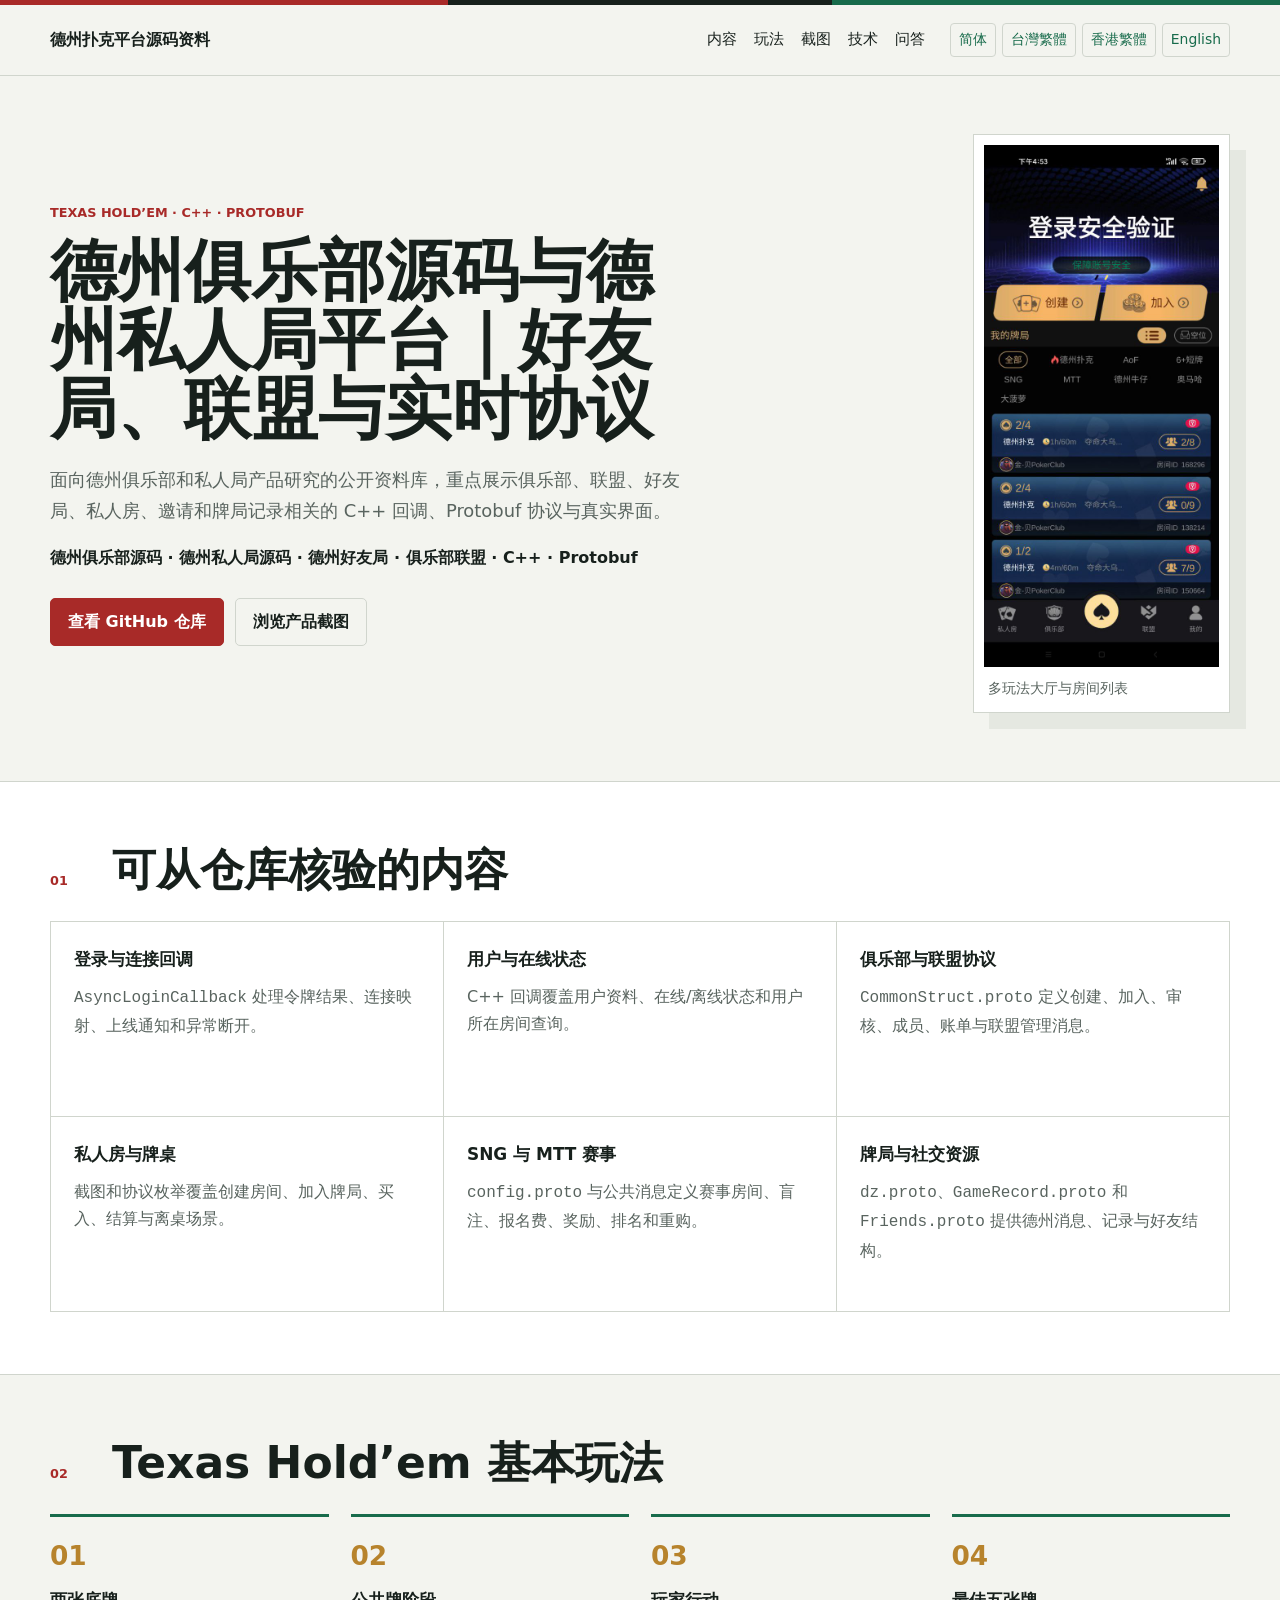
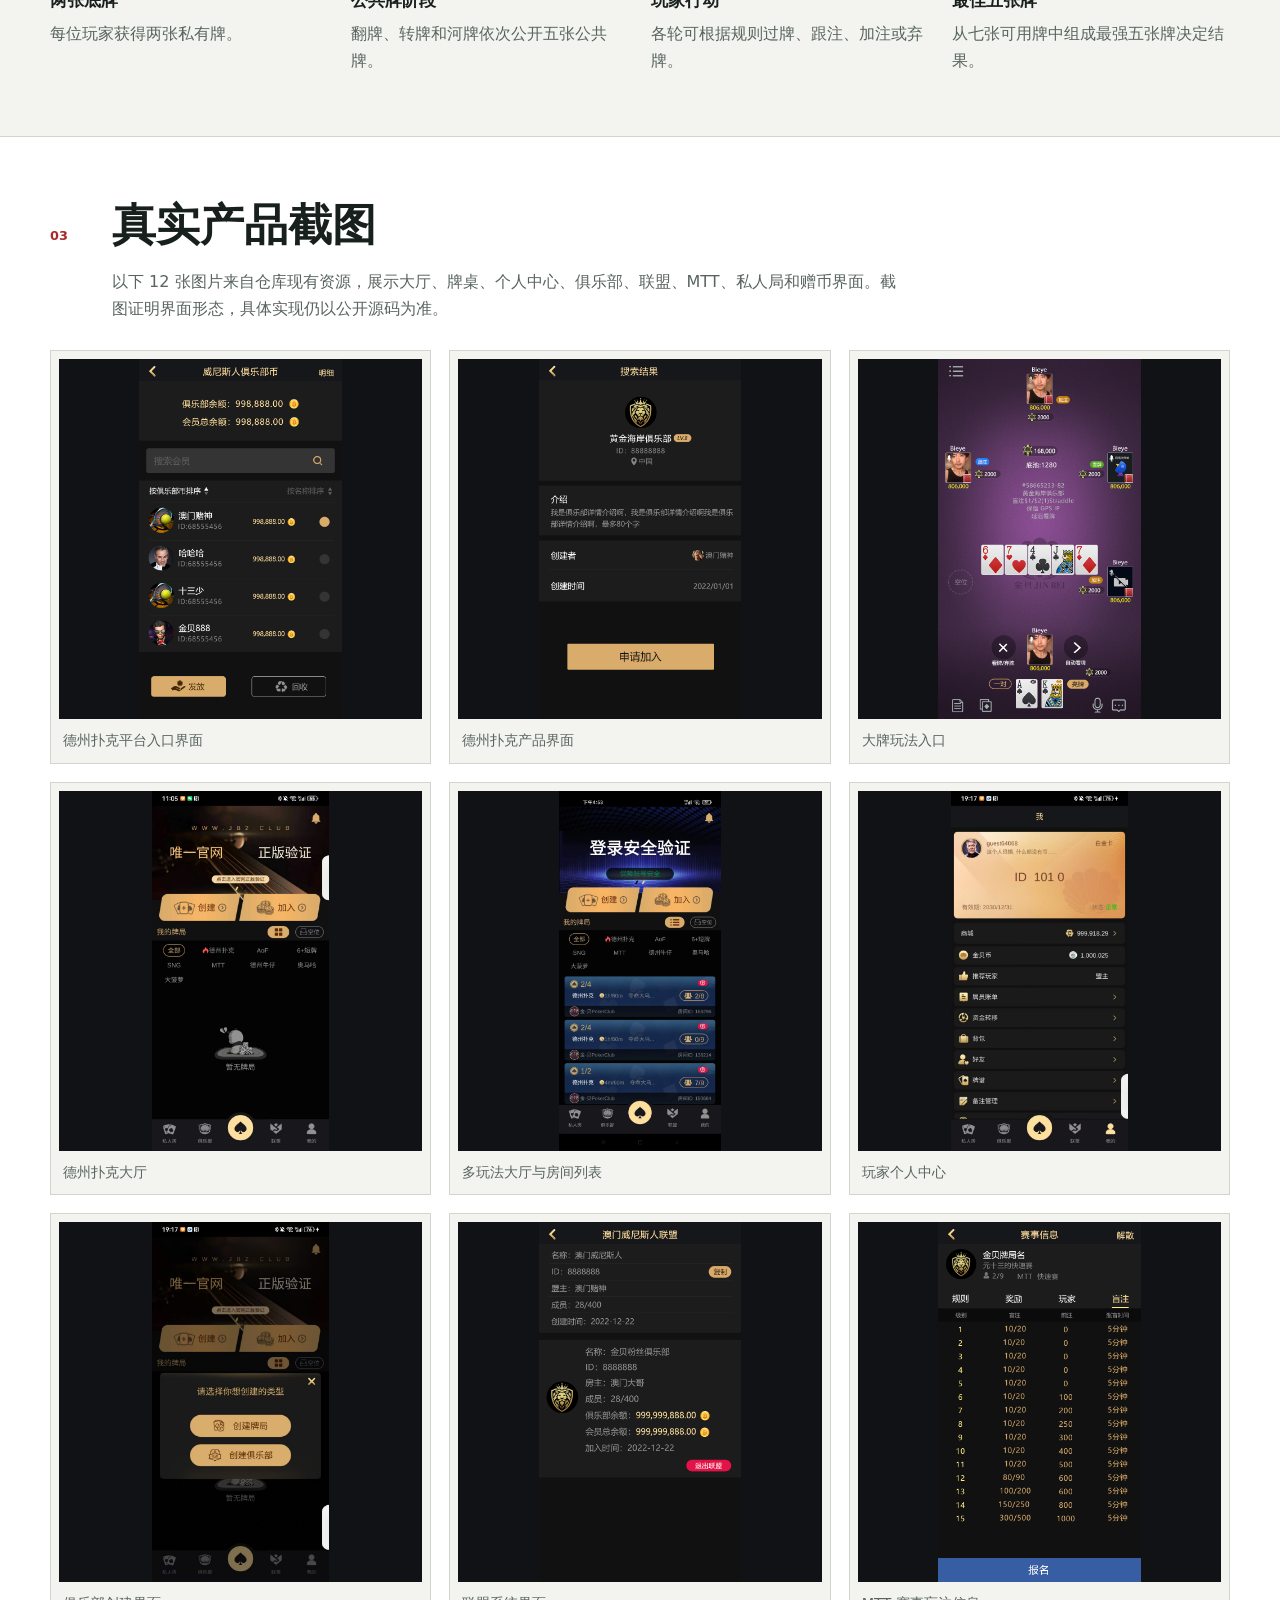
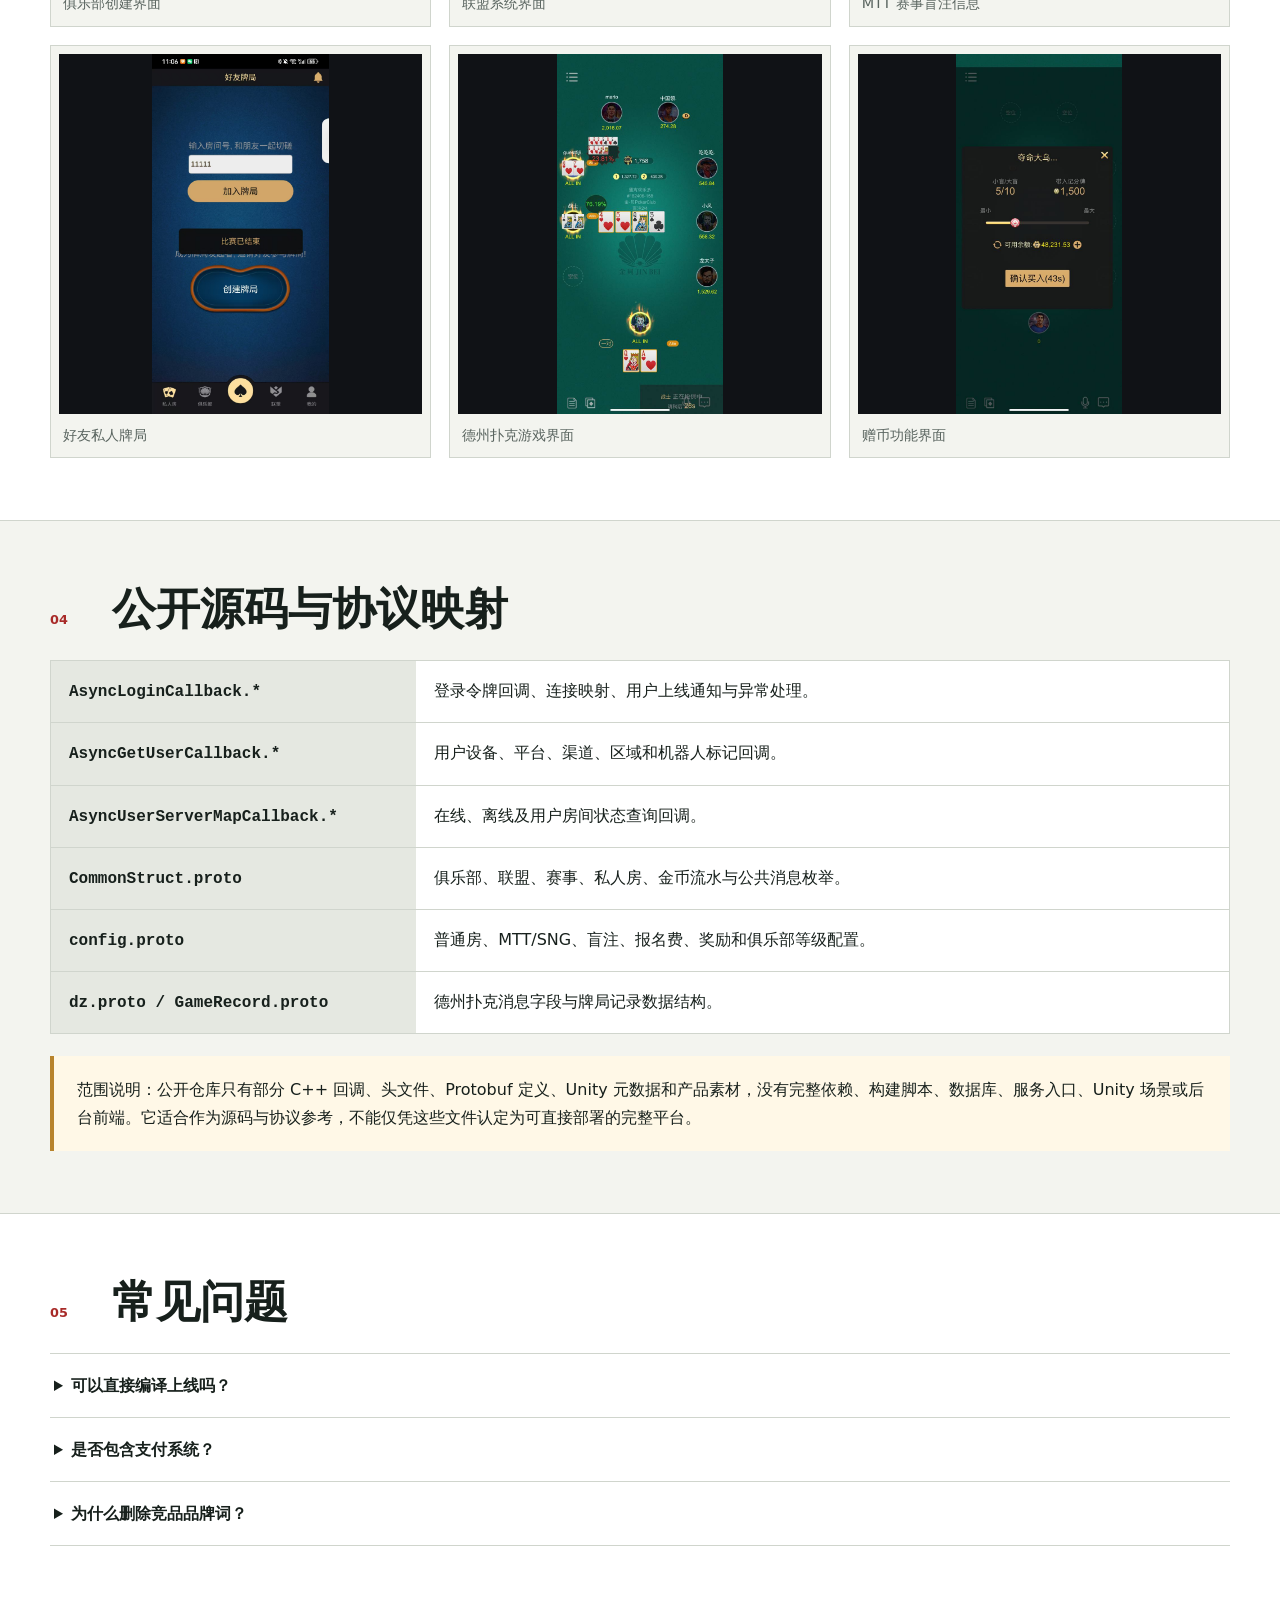
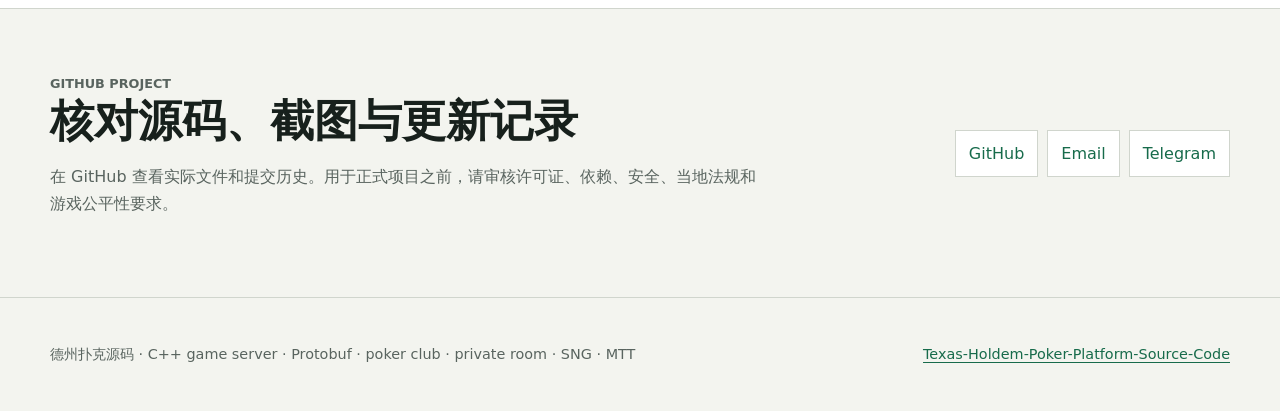
<file: index.html>
<!doctype html>
<html lang="zh-CN">
<head>
  <meta charset="utf-8">
  <meta name="viewport" content="width=device-width, initial-scale=1">
<meta name="google-site-verification" content="rrp5Uvgzi-1-rMxUBfhV3wjlNrFqzwnqiA4e3qsOLEM">
  <title>德州俱乐部与私人局源码｜好友局、联盟、Unity、C++</title>
  <meta name="description" content="德州俱乐部源码和德州私人局平台资料，包含 Unity/C++ 回调、Protobuf 协议、俱乐部、联盟、好友局、私人房、邀请、牌局记录与真实产品截图。">
<meta name="keywords" content="德州俱乐部源码, 德州私人局源码, 德州好友局, 俱乐部联盟, C++, Protobuf">
  <meta name="robots" content="index,follow,max-image-preview:large,max-snippet:-1,max-video-preview:-1">
  <link rel="canonical" href="https://alibabama401.github.io/Texas-Holdem-Poker-Platform-Source-Code/">
  <link rel="alternate" hreflang="zh-CN" href="https://alibabama401.github.io/Texas-Holdem-Poker-Platform-Source-Code/zh-cn/">
  <link rel="alternate" hreflang="zh-Hant-TW" href="https://alibabama401.github.io/Texas-Holdem-Poker-Platform-Source-Code/zh-tw/"><link rel="alternate" hreflang="zh-Hant-HK" href="https://alibabama401.github.io/Texas-Holdem-Poker-Platform-Source-Code/zh-hk/">
  <link rel="alternate" hreflang="en" href="https://alibabama401.github.io/Texas-Holdem-Poker-Platform-Source-Code/en/">
  <link rel="alternate" hreflang="x-default" href="https://alibabama401.github.io/Texas-Holdem-Poker-Platform-Source-Code/">
  <meta property="og:type" content="article">
  <meta property="og:locale" content="zh_CN">
  <meta property="og:title" content="德州俱乐部与私人局源码｜好友局、联盟、Unity、C++">
  <meta property="og:description" content="德州俱乐部源码和德州私人局平台资料，包含 Unity/C++ 回调、Protobuf 协议、俱乐部、联盟、好友局、私人房、邀请、牌局记录与真实产品截图。">
  <meta property="og:image" content="https://alibabama401.github.io/Texas-Holdem-Poker-Platform-Source-Code/assets/screenshots/dating_new.JPG">
  <meta property="og:image:alt" content="多玩法大厅与房间列表">
  <meta property="og:url" content="https://alibabama401.github.io/Texas-Holdem-Poker-Platform-Source-Code/">
  <meta name="twitter:card" content="summary_large_image">
  <link rel="stylesheet" href="docs/assets/site.css">
  <script type="application/ld+json">{"@context":"https://schema.org","@type":"TechArticle","headline":"德州俱乐部与私人局源码｜好友局、联盟、Unity、C++","description":"德州俱乐部源码和德州私人局平台资料，包含 Unity/C++ 回调、Protobuf 协议、俱乐部、联盟、好友局、私人房、邀请、牌局记录与真实产品截图。","inLanguage":"zh-CN","url":"https://alibabama401.github.io/Texas-Holdem-Poker-Platform-Source-Code/","image":["https://alibabama401.github.io/Texas-Holdem-Poker-Platform-Source-Code/assets/screenshots/002.jpg","https://alibabama401.github.io/Texas-Holdem-Poker-Platform-Source-Code/assets/screenshots/555.jpg","https://alibabama401.github.io/Texas-Holdem-Poker-Platform-Source-Code/assets/screenshots/dapai.jpg","https://alibabama401.github.io/Texas-Holdem-Poker-Platform-Source-Code/assets/screenshots/dating2.jpg","https://alibabama401.github.io/Texas-Holdem-Poker-Platform-Source-Code/assets/screenshots/dating_new.JPG","https://alibabama401.github.io/Texas-Holdem-Poker-Platform-Source-Code/assets/screenshots/geren.jpg","https://alibabama401.github.io/Texas-Holdem-Poker-Platform-Source-Code/assets/screenshots/julebu.jpg","https://alibabama401.github.io/Texas-Holdem-Poker-Platform-Source-Code/assets/screenshots/lianmeg.jpg","https://alibabama401.github.io/Texas-Holdem-Poker-Platform-Source-Code/assets/screenshots/mtt02.jpg","https://alibabama401.github.io/Texas-Holdem-Poker-Platform-Source-Code/assets/screenshots/sirenju.jpg","https://alibabama401.github.io/Texas-Holdem-Poker-Platform-Source-Code/assets/screenshots/youxi.JPG","https://alibabama401.github.io/Texas-Holdem-Poker-Platform-Source-Code/assets/screenshots/zengbi.JPG"],"codeRepository":"https://github.com/alibabama401/Texas-Holdem-Poker-Platform-Source-Code","author":{"@type":"Organization","name":"alibabama401","url":"https://github.com/alibabama401"},"about":["Texas Holdem source code","C++ game server","Protobuf","poker club","SNG","MTT"]}</script>
</head>
<body>
  <div class="topline"></div>
  <header class="site-header"><div class="wrap nav"><a class="brand" href="docs/">德州扑克平台源码资料</a><nav class="navlinks" aria-label="Primary"><a href="#features">内容</a><a href="#gameplay">玩法</a><a href="#screenshots">截图</a><a href="#technology">技术</a><a href="#faq">问答</a></nav><div class="languages" aria-label="Languages"><a href="docs/zh-cn/">简体</a><a href="docs/zh-tw/">台灣繁體</a><a href="docs/zh-hk/" hreflang="zh-Hant-HK">香港繁體</a><a href="docs/en/">English</a></div></div></header>
  <main>
    <section class="hero wrap"><div><p class="eyebrow">TEXAS HOLD’EM · C++ · PROTOBUF</p><h1>德州俱乐部源码与德州私人局平台｜好友局、联盟与实时协议</h1><p class="intro">面向德州俱乐部和私人局产品研究的公开资料库，重点展示俱乐部、联盟、好友局、私人房、邀请和牌局记录相关的 C++ 回调、Protobuf 协议与真实界面。</p><p class="keywords">德州俱乐部源码 · 德州私人局源码 · 德州好友局 · 俱乐部联盟 · C++ · Protobuf</p><div class="actions"><a class="button" href="https://github.com/alibabama401/Texas-Holdem-Poker-Platform-Source-Code">查看 GitHub 仓库</a><a class="button secondary" href="#screenshots">浏览产品截图</a></div></div><figure class="hero-media"><img src="docs/assets/screenshots/dating_new.JPG" alt="多玩法大厅与房间列表" fetchpriority="high"><figcaption>多玩法大厅与房间列表</figcaption></figure></section>
    <section class="band" id="features"><div class="wrap section"><div class="section-head"><p>01</p><h2>可从仓库核验的内容</h2></div><div class="feature-grid"><article class="feature"><h3>登录与连接回调</h3><p><code>AsyncLoginCallback</code> 处理令牌结果、连接映射、上线通知和异常断开。</p></article><article class="feature"><h3>用户与在线状态</h3><p>C++ 回调覆盖用户资料、在线/离线状态和用户所在房间查询。</p></article><article class="feature"><h3>俱乐部与联盟协议</h3><p><code>CommonStruct.proto</code> 定义创建、加入、审核、成员、账单与联盟管理消息。</p></article><article class="feature"><h3>私人房与牌桌</h3><p>截图和协议枚举覆盖创建房间、加入牌局、买入、结算与离桌场景。</p></article><article class="feature"><h3>SNG 与 MTT 赛事</h3><p><code>config.proto</code> 与公共消息定义赛事房间、盲注、报名费、奖励、排名和重购。</p></article><article class="feature"><h3>牌局与社交资源</h3><p><code>dz.proto</code>、<code>GameRecord.proto</code> 和 <code>Friends.proto</code> 提供德州消息、记录与好友结构。</p></article></div></div></section>
    <section class="wrap section" id="gameplay"><div class="section-head"><p>02</p><h2>Texas Hold’em 基本玩法</h2></div><ol class="workflow"><li><span>01</span><div><h3>两张底牌</h3><p>每位玩家获得两张私有牌。</p></div></li><li><span>02</span><div><h3>公共牌阶段</h3><p>翻牌、转牌和河牌依次公开五张公共牌。</p></div></li><li><span>03</span><div><h3>玩家行动</h3><p>各轮可根据规则过牌、跟注、加注或弃牌。</p></div></li><li><span>04</span><div><h3>最佳五张牌</h3><p>从七张可用牌中组成最强五张牌决定结果。</p></div></li></ol></section>
    <section class="band" id="screenshots"><div class="wrap section"><div class="section-head"><p>03</p><h2>真实产品截图</h2></div><p class="lede">以下 12 张图片来自仓库现有资源，展示大厅、牌桌、个人中心、俱乐部、联盟、MTT、私人局和赠币界面。截图证明界面形态，具体实现仍以公开源码为准。</p><div class="gallery"><figure><a href="docs/assets/screenshots/002.jpg"><img src="docs/assets/screenshots/002.jpg" alt="德州扑克平台入口界面" loading="lazy" decoding="async"></a><figcaption>德州扑克平台入口界面</figcaption></figure><figure><a href="docs/assets/screenshots/555.jpg"><img src="docs/assets/screenshots/555.jpg" alt="德州扑克产品界面" loading="lazy" decoding="async"></a><figcaption>德州扑克产品界面</figcaption></figure><figure><a href="docs/assets/screenshots/dapai.jpg"><img src="docs/assets/screenshots/dapai.jpg" alt="大牌玩法入口" loading="lazy" decoding="async"></a><figcaption>大牌玩法入口</figcaption></figure><figure><a href="docs/assets/screenshots/dating2.jpg"><img src="docs/assets/screenshots/dating2.jpg" alt="德州扑克大厅" loading="lazy" decoding="async"></a><figcaption>德州扑克大厅</figcaption></figure><figure><a href="docs/assets/screenshots/dating_new.JPG"><img src="docs/assets/screenshots/dating_new.JPG" alt="多玩法大厅与房间列表" loading="lazy" decoding="async"></a><figcaption>多玩法大厅与房间列表</figcaption></figure><figure><a href="docs/assets/screenshots/geren.jpg"><img src="docs/assets/screenshots/geren.jpg" alt="玩家个人中心" loading="lazy" decoding="async"></a><figcaption>玩家个人中心</figcaption></figure><figure><a href="docs/assets/screenshots/julebu.jpg"><img src="docs/assets/screenshots/julebu.jpg" alt="俱乐部创建界面" loading="lazy" decoding="async"></a><figcaption>俱乐部创建界面</figcaption></figure><figure><a href="docs/assets/screenshots/lianmeg.jpg"><img src="docs/assets/screenshots/lianmeg.jpg" alt="联盟系统界面" loading="lazy" decoding="async"></a><figcaption>联盟系统界面</figcaption></figure><figure><a href="docs/assets/screenshots/mtt02.jpg"><img src="docs/assets/screenshots/mtt02.jpg" alt="MTT 赛事盲注信息" loading="lazy" decoding="async"></a><figcaption>MTT 赛事盲注信息</figcaption></figure><figure><a href="docs/assets/screenshots/sirenju.jpg"><img src="docs/assets/screenshots/sirenju.jpg" alt="好友私人牌局" loading="lazy" decoding="async"></a><figcaption>好友私人牌局</figcaption></figure><figure><a href="docs/assets/screenshots/youxi.JPG"><img src="docs/assets/screenshots/youxi.JPG" alt="德州扑克游戏界面" loading="lazy" decoding="async"></a><figcaption>德州扑克游戏界面</figcaption></figure><figure><a href="docs/assets/screenshots/zengbi.JPG"><img src="docs/assets/screenshots/zengbi.JPG" alt="赠币功能界面" loading="lazy" decoding="async"></a><figcaption>赠币功能界面</figcaption></figure></div></div></section>
    <section class="wrap section" id="technology"><div class="section-head"><p>04</p><h2>公开源码与协议映射</h2></div><div class="table-wrap"><table><tbody><tr><th scope="row"><code>AsyncLoginCallback.*</code></th><td>登录令牌回调、连接映射、用户上线通知与异常处理。</td></tr><tr><th scope="row"><code>AsyncGetUserCallback.*</code></th><td>用户设备、平台、渠道、区域和机器人标记回调。</td></tr><tr><th scope="row"><code>AsyncUserServerMapCallback.*</code></th><td>在线、离线及用户房间状态查询回调。</td></tr><tr><th scope="row"><code>CommonStruct.proto</code></th><td>俱乐部、联盟、赛事、私人房、金币流水与公共消息枚举。</td></tr><tr><th scope="row"><code>config.proto</code></th><td>普通房、MTT/SNG、盲注、报名费、奖励和俱乐部等级配置。</td></tr><tr><th scope="row"><code>dz.proto / GameRecord.proto</code></th><td>德州扑克消息字段与牌局记录数据结构。</td></tr></tbody></table></div><p class="scope">范围说明：公开仓库只有部分 C++ 回调、头文件、Protobuf 定义、Unity 元数据和产品素材，没有完整依赖、构建脚本、数据库、服务入口、Unity 场景或后台前端。它适合作为源码与协议参考，不能仅凭这些文件认定为可直接部署的完整平台。</p></section>
    <section class="band" id="faq"><div class="wrap section"><div class="section-head"><p>05</p><h2>常见问题</h2></div><div class="faq"><details><summary>可以直接编译上线吗？</summary><p>不能。当前文件缺少完整工程、依赖、数据库、配置和客户端场景。</p></details><details><summary>是否包含支付系统？</summary><p>协议中有金币与报名费字段，但没有可核验的支付渠道集成，因此不使用 payment-system 作为 Topic。</p></details><details><summary>为什么删除竞品品牌词？</summary><p>其他扑克品牌不是本仓库名称，品牌词会削弱主题准确性并增加误导风险。</p></details></div></div></section>
    <section class="wrap contact"><div><p class="eyebrow">GITHUB PROJECT</p><h2>核对源码、截图与更新记录</h2><p>在 GitHub 查看实际文件和提交历史。用于正式项目之前，请审核许可证、依赖、安全、当地法规和游戏公平性要求。</p></div><div class="contact-links"><a href="https://github.com/alibabama401/Texas-Holdem-Poker-Platform-Source-Code">GitHub</a><a href="mailto:ttpoker40@gmail.com">Email</a><a href="https://t.me/alibabama401">Telegram</a></div></section>
  </main>
  <footer><div class="wrap"><p>德州扑克源码 · C++ game server · Protobuf · poker club · private room · SNG · MTT</p><p><a href="https://github.com/alibabama401/Texas-Holdem-Poker-Platform-Source-Code">Texas-Holdem-Poker-Platform-Source-Code</a></p></div></footer>
</body>
</html>
</file>
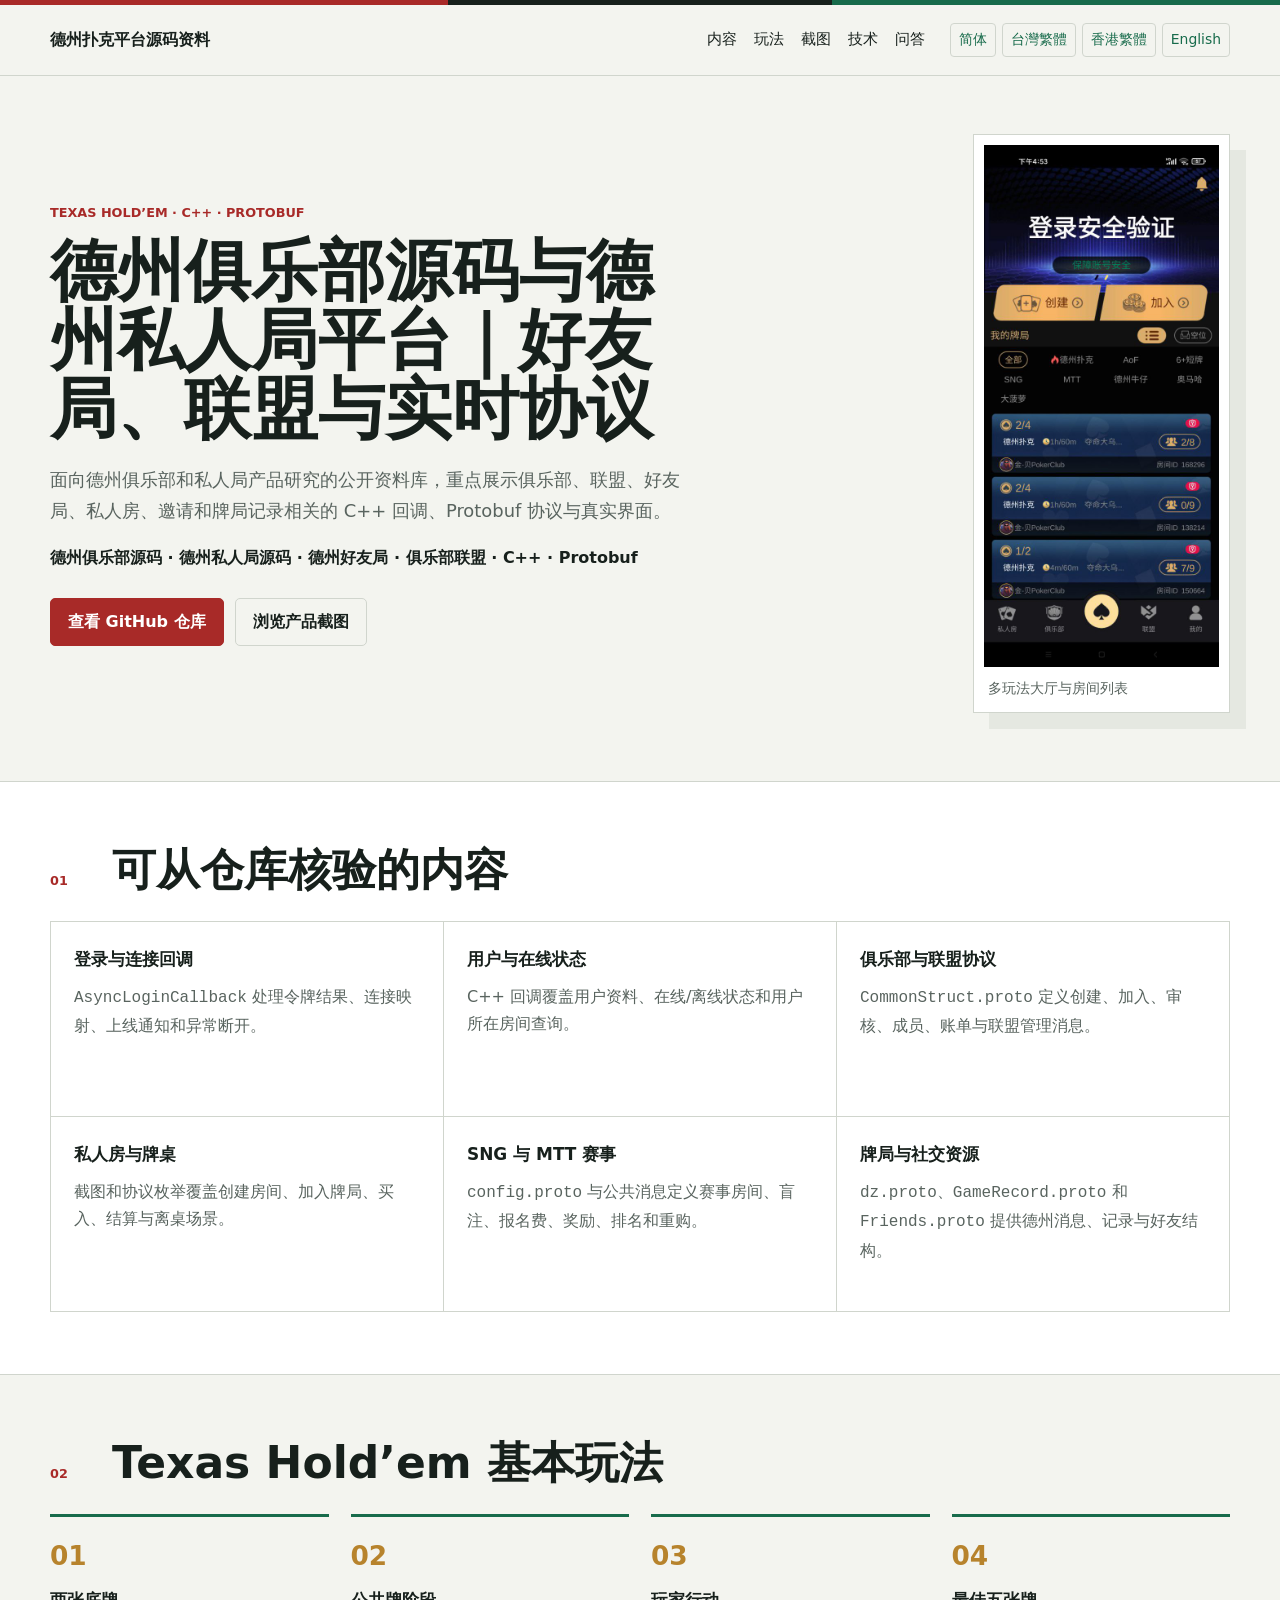
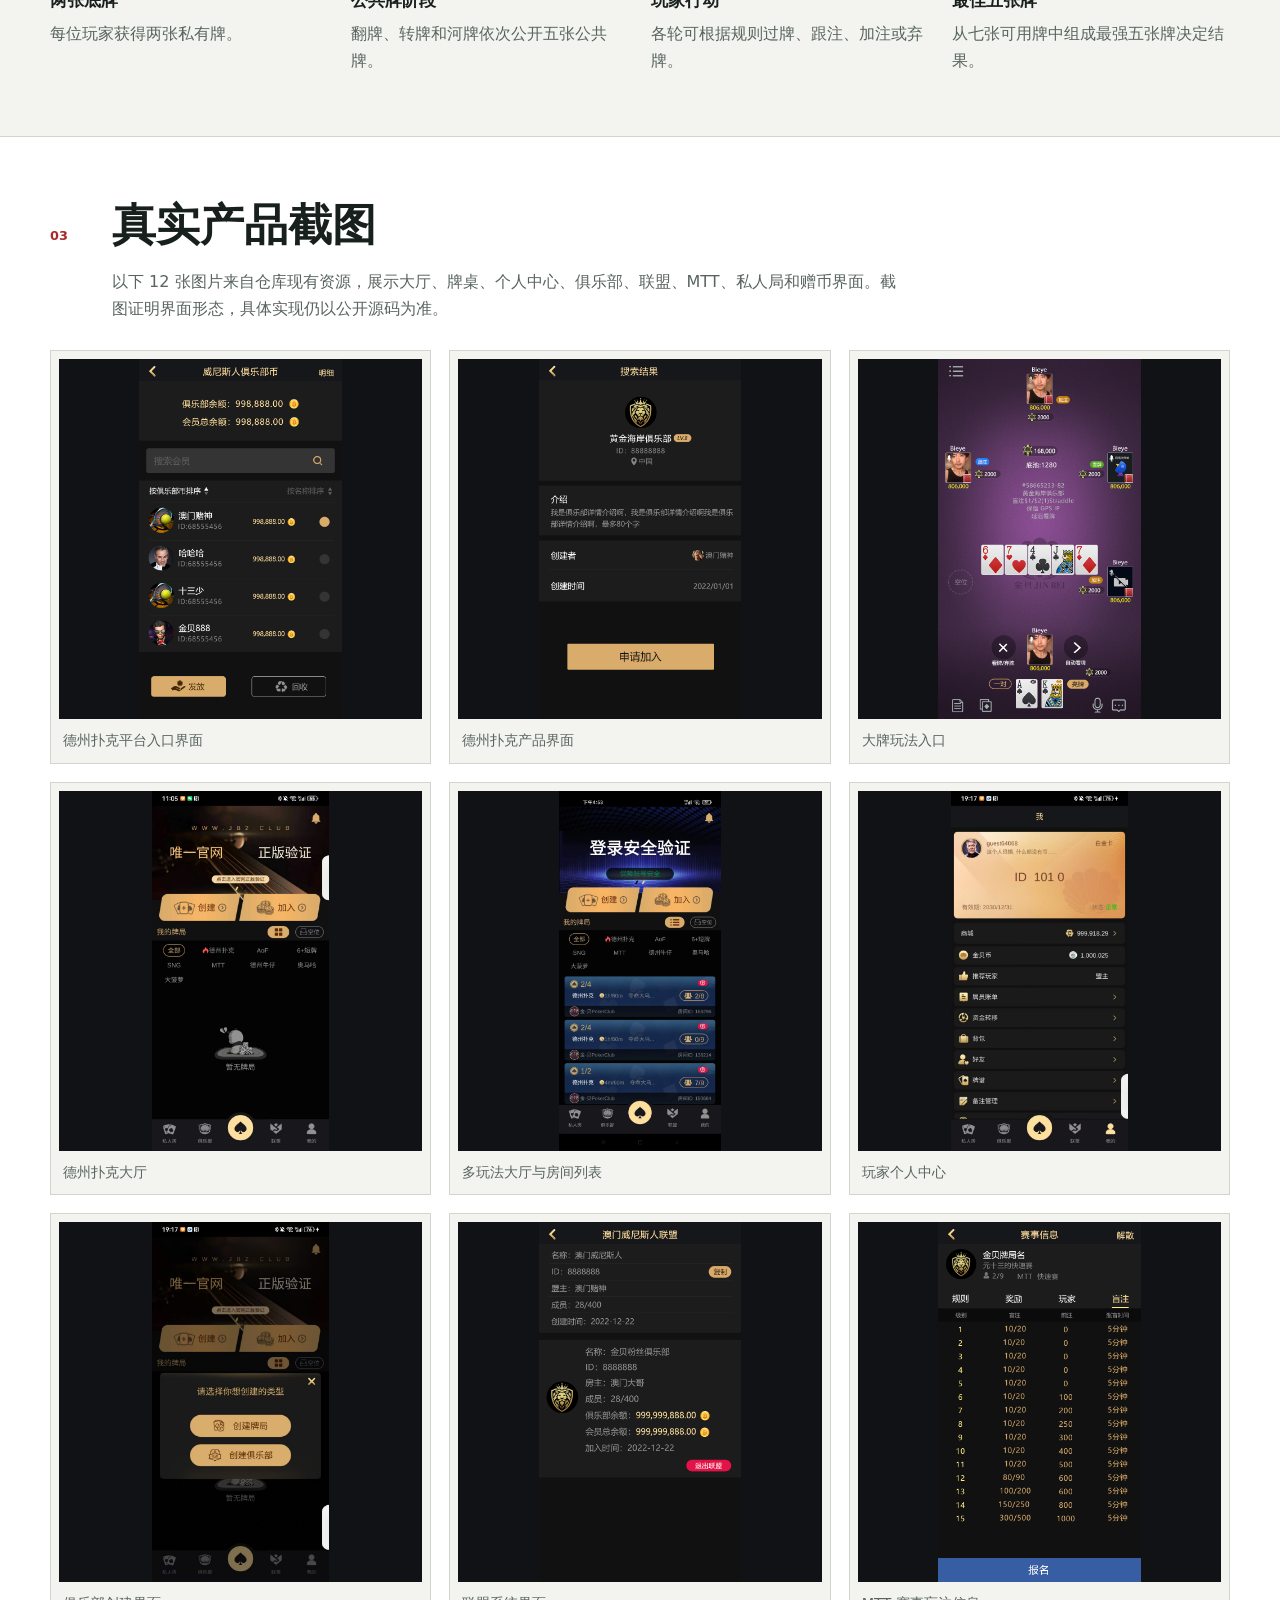
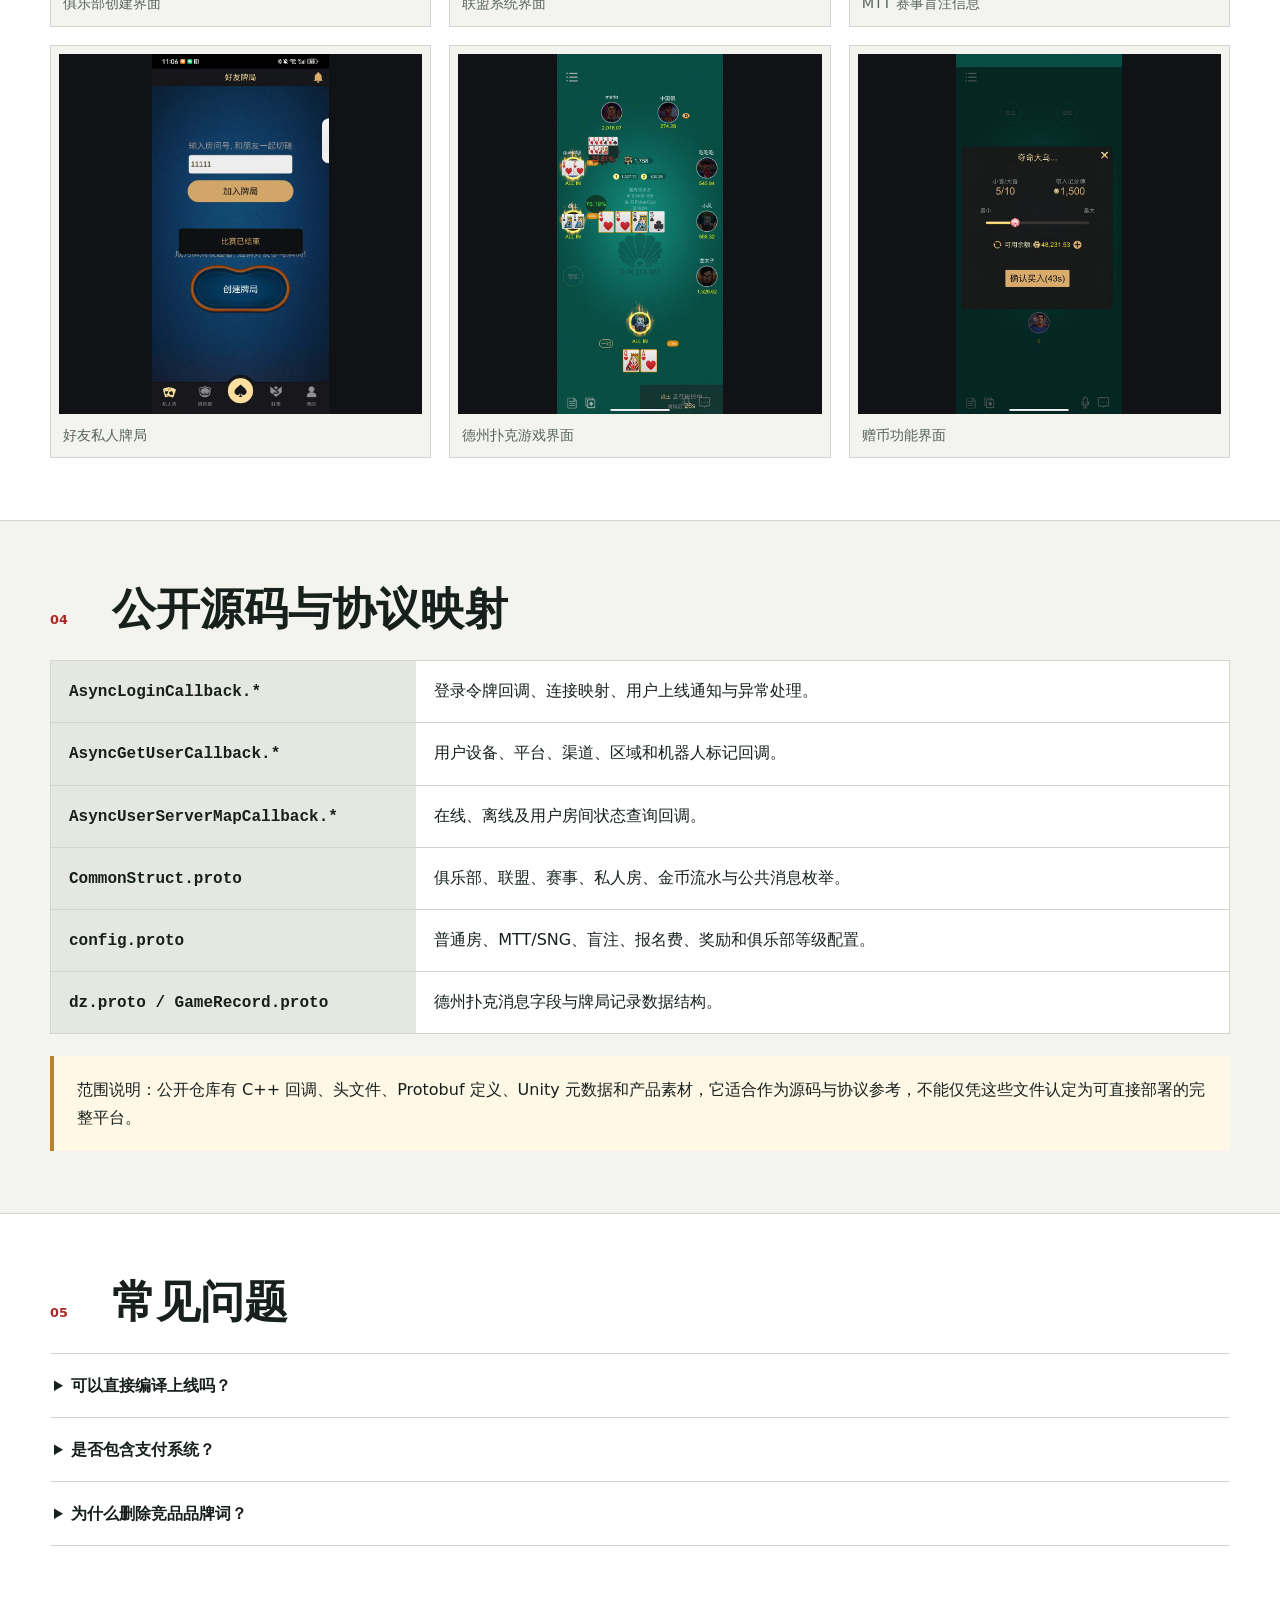
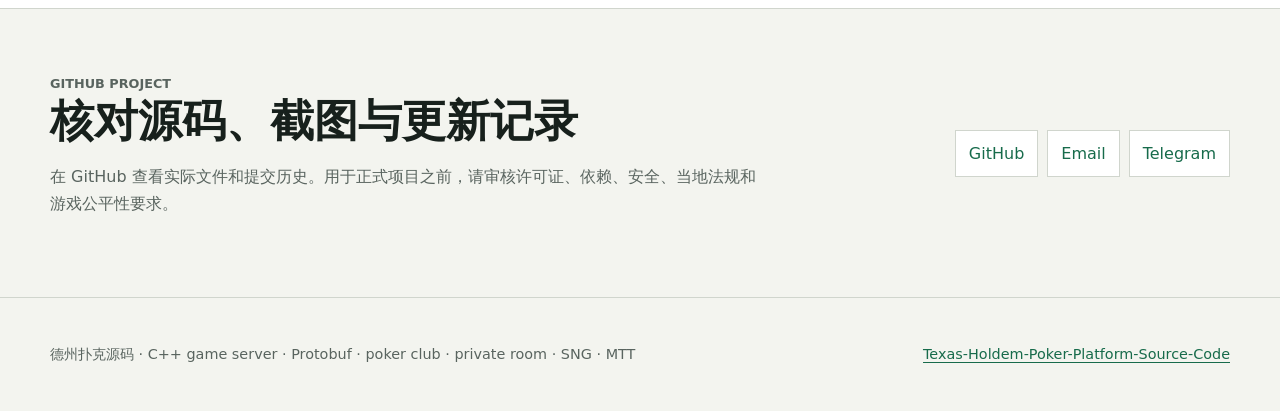
<file: docs/index.html>
<!doctype html>
<html lang="zh-CN">
<head>
  <meta charset="utf-8">
  <meta name="viewport" content="width=device-width, initial-scale=1">
<meta name="google-site-verification" content="rrp5Uvgzi-1-rMxUBfhV3wjlNrFqzwnqiA4e3qsOLEM">
  <title>德州俱乐部与私人局源码｜好友局、联盟、Unity、C++</title>
  <meta name="description" content="德州俱乐部源码和德州私人局平台资料，包含 Unity/C++ 回调、Protobuf 协议、俱乐部、联盟、好友局、私人房、邀请、牌局记录与真实产品截图。">
<meta name="keywords" content="德州俱乐部源码, 德州私人局源码, 德州好友局, 俱乐部联盟, C++, Protobuf">
  <meta name="robots" content="index,follow,max-image-preview:large,max-snippet:-1,max-video-preview:-1">
  <link rel="canonical" href="https://alibabama401.github.io/Texas-Holdem-Poker-Platform-Source-Code/">
  <link rel="alternate" hreflang="zh-CN" href="https://alibabama401.github.io/Texas-Holdem-Poker-Platform-Source-Code/zh-cn/">
  <link rel="alternate" hreflang="zh-Hant-TW" href="https://alibabama401.github.io/Texas-Holdem-Poker-Platform-Source-Code/zh-tw/"><link rel="alternate" hreflang="zh-Hant-HK" href="https://alibabama401.github.io/Texas-Holdem-Poker-Platform-Source-Code/zh-hk/">
  <link rel="alternate" hreflang="en" href="https://alibabama401.github.io/Texas-Holdem-Poker-Platform-Source-Code/en/">
  <link rel="alternate" hreflang="x-default" href="https://alibabama401.github.io/Texas-Holdem-Poker-Platform-Source-Code/">
  <meta property="og:type" content="article">
  <meta property="og:locale" content="zh_CN">
  <meta property="og:title" content="德州俱乐部与私人局源码｜好友局、联盟、Unity、C++">
  <meta property="og:description" content="德州俱乐部源码和德州私人局平台资料，包含 Unity/C++ 回调、Protobuf 协议、俱乐部、联盟、好友局、私人房、邀请、牌局记录与真实产品截图。">
  <meta property="og:image" content="https://alibabama401.github.io/Texas-Holdem-Poker-Platform-Source-Code/assets/screenshots/dating_new.JPG">
  <meta property="og:image:alt" content="多玩法大厅与房间列表">
  <meta property="og:url" content="https://alibabama401.github.io/Texas-Holdem-Poker-Platform-Source-Code/">
  <meta name="twitter:card" content="summary_large_image">
  <link rel="stylesheet" href="assets/site.css">
  <script type="application/ld+json">{"@context":"https://schema.org","@type":"TechArticle","headline":"德州俱乐部与私人局源码｜好友局、联盟、Unity、C++","description":"德州俱乐部源码和德州私人局平台资料，包含 Unity/C++ 回调、Protobuf 协议、俱乐部、联盟、好友局、私人房、邀请、牌局记录与真实产品截图。","inLanguage":"zh-CN","url":"https://alibabama401.github.io/Texas-Holdem-Poker-Platform-Source-Code/","image":["https://alibabama401.github.io/Texas-Holdem-Poker-Platform-Source-Code/assets/screenshots/002.jpg","https://alibabama401.github.io/Texas-Holdem-Poker-Platform-Source-Code/assets/screenshots/555.jpg","https://alibabama401.github.io/Texas-Holdem-Poker-Platform-Source-Code/assets/screenshots/dapai.jpg","https://alibabama401.github.io/Texas-Holdem-Poker-Platform-Source-Code/assets/screenshots/dating2.jpg","https://alibabama401.github.io/Texas-Holdem-Poker-Platform-Source-Code/assets/screenshots/dating_new.JPG","https://alibabama401.github.io/Texas-Holdem-Poker-Platform-Source-Code/assets/screenshots/geren.jpg","https://alibabama401.github.io/Texas-Holdem-Poker-Platform-Source-Code/assets/screenshots/julebu.jpg","https://alibabama401.github.io/Texas-Holdem-Poker-Platform-Source-Code/assets/screenshots/lianmeg.jpg","https://alibabama401.github.io/Texas-Holdem-Poker-Platform-Source-Code/assets/screenshots/mtt02.jpg","https://alibabama401.github.io/Texas-Holdem-Poker-Platform-Source-Code/assets/screenshots/sirenju.jpg","https://alibabama401.github.io/Texas-Holdem-Poker-Platform-Source-Code/assets/screenshots/youxi.JPG","https://alibabama401.github.io/Texas-Holdem-Poker-Platform-Source-Code/assets/screenshots/zengbi.JPG"],"codeRepository":"https://github.com/alibabama401/Texas-Holdem-Poker-Platform-Source-Code","author":{"@type":"Organization","name":"alibabama401","url":"https://github.com/alibabama401"},"about":["Texas Holdem source code","C++ game server","Protobuf","poker club","SNG","MTT"]}</script>
</head>
<body>
  <div class="topline"></div>
  <header class="site-header"><div class="wrap nav"><a class="brand" href="./">德州扑克平台源码资料</a><nav class="navlinks" aria-label="Primary"><a href="#features">内容</a><a href="#gameplay">玩法</a><a href="#screenshots">截图</a><a href="#technology">技术</a><a href="#faq">问答</a></nav><div class="languages" aria-label="Languages"><a href="zh-cn/">简体</a><a href="zh-tw/">台灣繁體</a><a href="zh-hk/" hreflang="zh-Hant-HK">香港繁體</a><a href="en/">English</a></div></div></header>
  <main>
    <section class="hero wrap"><div><p class="eyebrow">TEXAS HOLD’EM · C++ · PROTOBUF</p><h1>德州俱乐部源码与德州私人局平台｜好友局、联盟与实时协议</h1><p class="intro">面向德州俱乐部和私人局产品研究的公开资料库，重点展示俱乐部、联盟、好友局、私人房、邀请和牌局记录相关的 C++ 回调、Protobuf 协议与真实界面。</p><p class="keywords">德州俱乐部源码 · 德州私人局源码 · 德州好友局 · 俱乐部联盟 · C++ · Protobuf</p><div class="actions"><a class="button" href="https://github.com/alibabama401/Texas-Holdem-Poker-Platform-Source-Code">查看 GitHub 仓库</a><a class="button secondary" href="#screenshots">浏览产品截图</a></div></div><figure class="hero-media"><img src="assets/screenshots/dating_new.JPG" alt="多玩法大厅与房间列表" fetchpriority="high"><figcaption>多玩法大厅与房间列表</figcaption></figure></section>
    <section class="band" id="features"><div class="wrap section"><div class="section-head"><p>01</p><h2>可从仓库核验的内容</h2></div><div class="feature-grid"><article class="feature"><h3>登录与连接回调</h3><p><code>AsyncLoginCallback</code> 处理令牌结果、连接映射、上线通知和异常断开。</p></article><article class="feature"><h3>用户与在线状态</h3><p>C++ 回调覆盖用户资料、在线/离线状态和用户所在房间查询。</p></article><article class="feature"><h3>俱乐部与联盟协议</h3><p><code>CommonStruct.proto</code> 定义创建、加入、审核、成员、账单与联盟管理消息。</p></article><article class="feature"><h3>私人房与牌桌</h3><p>截图和协议枚举覆盖创建房间、加入牌局、买入、结算与离桌场景。</p></article><article class="feature"><h3>SNG 与 MTT 赛事</h3><p><code>config.proto</code> 与公共消息定义赛事房间、盲注、报名费、奖励、排名和重购。</p></article><article class="feature"><h3>牌局与社交资源</h3><p><code>dz.proto</code>、<code>GameRecord.proto</code> 和 <code>Friends.proto</code> 提供德州消息、记录与好友结构。</p></article></div></div></section>
    <section class="wrap section" id="gameplay"><div class="section-head"><p>02</p><h2>Texas Hold’em 基本玩法</h2></div><ol class="workflow"><li><span>01</span><div><h3>两张底牌</h3><p>每位玩家获得两张私有牌。</p></div></li><li><span>02</span><div><h3>公共牌阶段</h3><p>翻牌、转牌和河牌依次公开五张公共牌。</p></div></li><li><span>03</span><div><h3>玩家行动</h3><p>各轮可根据规则过牌、跟注、加注或弃牌。</p></div></li><li><span>04</span><div><h3>最佳五张牌</h3><p>从七张可用牌中组成最强五张牌决定结果。</p></div></li></ol></section>
    <section class="band" id="screenshots"><div class="wrap section"><div class="section-head"><p>03</p><h2>真实产品截图</h2></div><p class="lede">以下 12 张图片来自仓库现有资源，展示大厅、牌桌、个人中心、俱乐部、联盟、MTT、私人局和赠币界面。截图证明界面形态，具体实现仍以公开源码为准。</p><div class="gallery"><figure><a href="assets/screenshots/002.jpg"><img src="assets/screenshots/002.jpg" alt="德州扑克平台入口界面" loading="lazy" decoding="async"></a><figcaption>德州扑克平台入口界面</figcaption></figure><figure><a href="assets/screenshots/555.jpg"><img src="assets/screenshots/555.jpg" alt="德州扑克产品界面" loading="lazy" decoding="async"></a><figcaption>德州扑克产品界面</figcaption></figure><figure><a href="assets/screenshots/dapai.jpg"><img src="assets/screenshots/dapai.jpg" alt="大牌玩法入口" loading="lazy" decoding="async"></a><figcaption>大牌玩法入口</figcaption></figure><figure><a href="assets/screenshots/dating2.jpg"><img src="assets/screenshots/dating2.jpg" alt="德州扑克大厅" loading="lazy" decoding="async"></a><figcaption>德州扑克大厅</figcaption></figure><figure><a href="assets/screenshots/dating_new.JPG"><img src="assets/screenshots/dating_new.JPG" alt="多玩法大厅与房间列表" loading="lazy" decoding="async"></a><figcaption>多玩法大厅与房间列表</figcaption></figure><figure><a href="assets/screenshots/geren.jpg"><img src="assets/screenshots/geren.jpg" alt="玩家个人中心" loading="lazy" decoding="async"></a><figcaption>玩家个人中心</figcaption></figure><figure><a href="assets/screenshots/julebu.jpg"><img src="assets/screenshots/julebu.jpg" alt="俱乐部创建界面" loading="lazy" decoding="async"></a><figcaption>俱乐部创建界面</figcaption></figure><figure><a href="assets/screenshots/lianmeg.jpg"><img src="assets/screenshots/lianmeg.jpg" alt="联盟系统界面" loading="lazy" decoding="async"></a><figcaption>联盟系统界面</figcaption></figure><figure><a href="assets/screenshots/mtt02.jpg"><img src="assets/screenshots/mtt02.jpg" alt="MTT 赛事盲注信息" loading="lazy" decoding="async"></a><figcaption>MTT 赛事盲注信息</figcaption></figure><figure><a href="assets/screenshots/sirenju.jpg"><img src="assets/screenshots/sirenju.jpg" alt="好友私人牌局" loading="lazy" decoding="async"></a><figcaption>好友私人牌局</figcaption></figure><figure><a href="assets/screenshots/youxi.JPG"><img src="assets/screenshots/youxi.JPG" alt="德州扑克游戏界面" loading="lazy" decoding="async"></a><figcaption>德州扑克游戏界面</figcaption></figure><figure><a href="assets/screenshots/zengbi.JPG"><img src="assets/screenshots/zengbi.JPG" alt="赠币功能界面" loading="lazy" decoding="async"></a><figcaption>赠币功能界面</figcaption></figure></div></div></section>
    <section class="wrap section" id="technology"><div class="section-head"><p>04</p><h2>公开源码与协议映射</h2></div><div class="table-wrap"><table><tbody><tr><th scope="row"><code>AsyncLoginCallback.*</code></th><td>登录令牌回调、连接映射、用户上线通知与异常处理。</td></tr><tr><th scope="row"><code>AsyncGetUserCallback.*</code></th><td>用户设备、平台、渠道、区域和机器人标记回调。</td></tr><tr><th scope="row"><code>AsyncUserServerMapCallback.*</code></th><td>在线、离线及用户房间状态查询回调。</td></tr><tr><th scope="row"><code>CommonStruct.proto</code></th><td>俱乐部、联盟、赛事、私人房、金币流水与公共消息枚举。</td></tr><tr><th scope="row"><code>config.proto</code></th><td>普通房、MTT/SNG、盲注、报名费、奖励和俱乐部等级配置。</td></tr><tr><th scope="row"><code>dz.proto / GameRecord.proto</code></th><td>德州扑克消息字段与牌局记录数据结构。</td></tr></tbody></table></div><p class="scope">范围说明：公开仓库有 C++ 回调、头文件、Protobuf 定义、Unity 元数据和产品素材，它适合作为源码与协议参考，不能仅凭这些文件认定为可直接部署的完整平台。</p></section>
    <section class="band" id="faq"><div class="wrap section"><div class="section-head"><p>05</p><h2>常见问题</h2></div><div class="faq"><details><summary>可以直接编译上线吗？</summary><p>不能。当前文件缺少完整工程、依赖、数据库、配置和客户端场景。</p></details><details><summary>是否包含支付系统？</summary><p>协议中有金币与报名费字段，但没有可核验的支付渠道集成，因此不使用 payment-system 作为 Topic。</p></details><details><summary>为什么删除竞品品牌词？</summary><p>其他扑克品牌不是本仓库名称，品牌词会削弱主题准确性并增加误导风险。</p></details></div></div></section>
    <section class="wrap contact"><div><p class="eyebrow">GITHUB PROJECT</p><h2>核对源码、截图与更新记录</h2><p>在 GitHub 查看实际文件和提交历史。用于正式项目之前，请审核许可证、依赖、安全、当地法规和游戏公平性要求。</p></div><div class="contact-links"><a href="https://github.com/alibabama401/Texas-Holdem-Poker-Platform-Source-Code">GitHub</a><a href="mailto:ttpoker40@gmail.com">Email</a><a href="https://t.me/alibabama401">Telegram</a></div></section>
  </main>
  <footer><div class="wrap"><p>德州扑克源码 · C++ game server · Protobuf · poker club · private room · SNG · MTT</p><p><a href="https://github.com/alibabama401/Texas-Holdem-Poker-Platform-Source-Code">Texas-Holdem-Poker-Platform-Source-Code</a></p></div></footer>
</body>
</html>
</file>
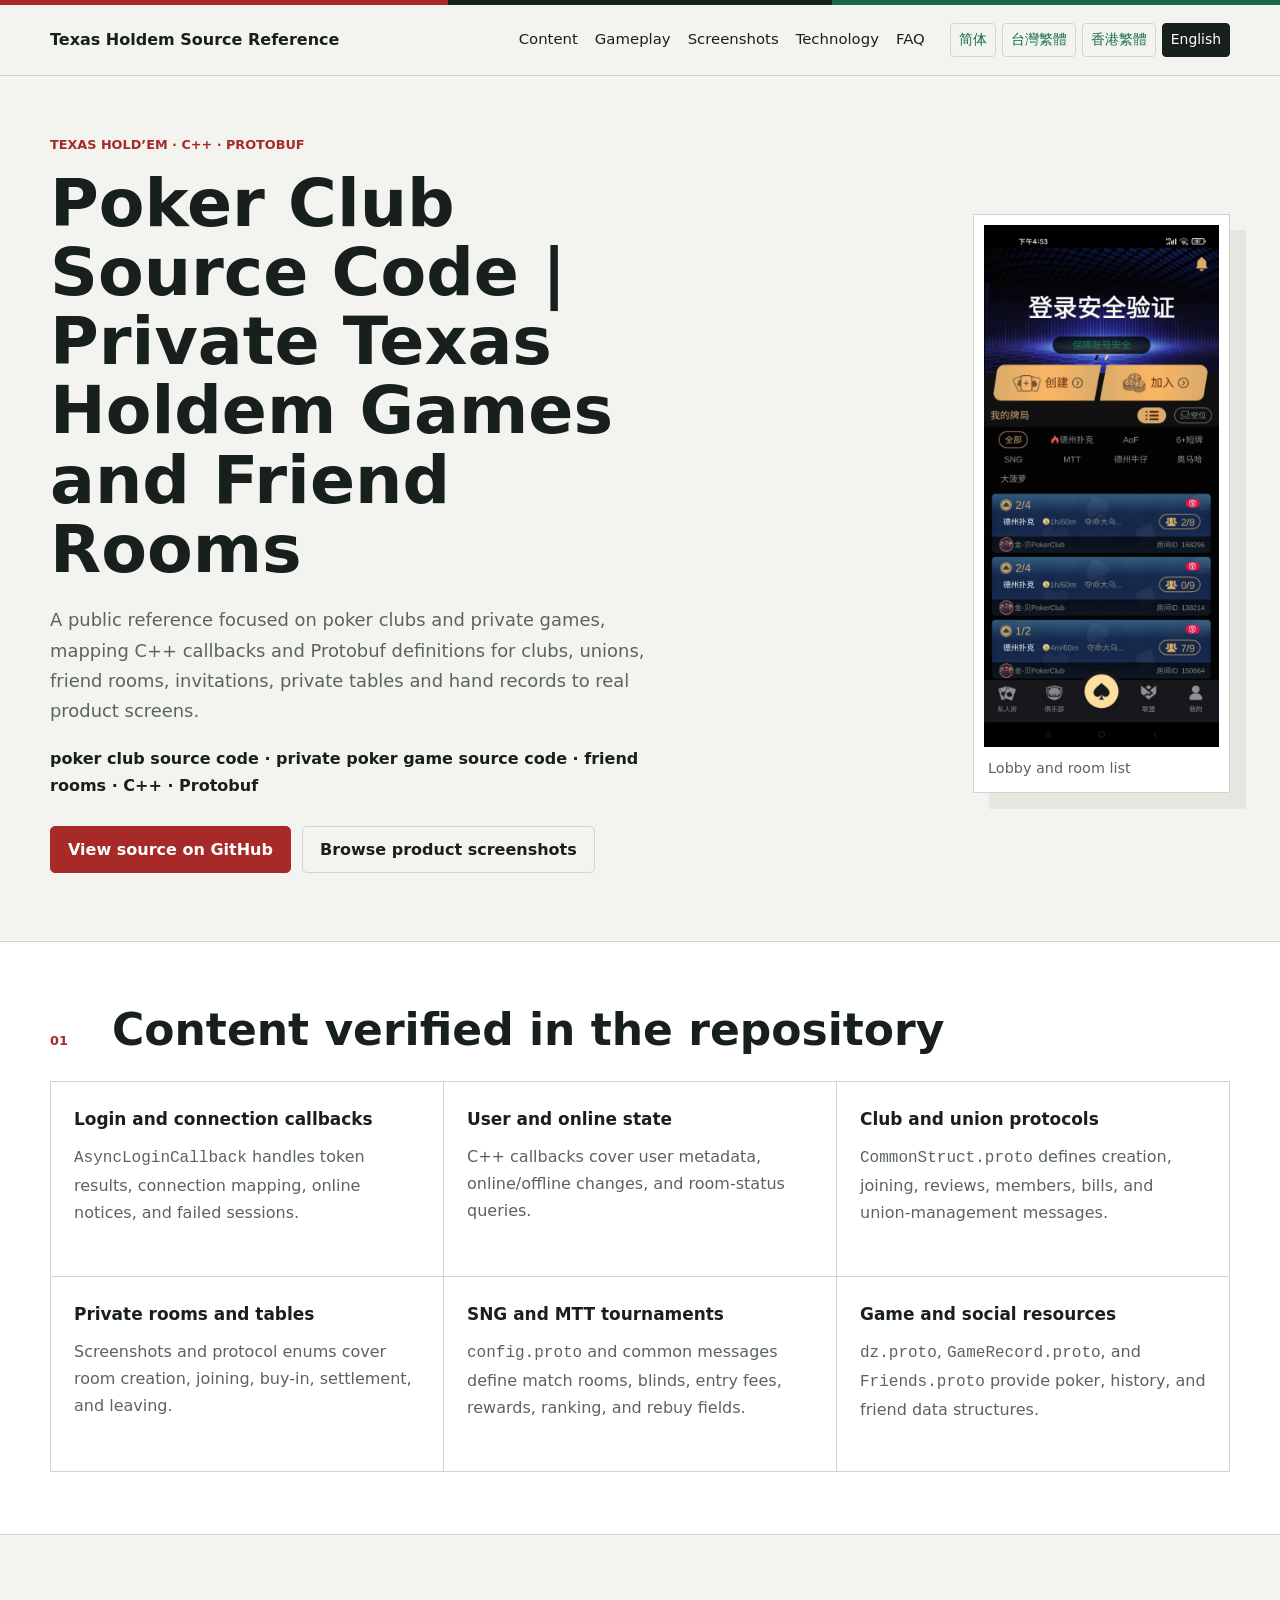
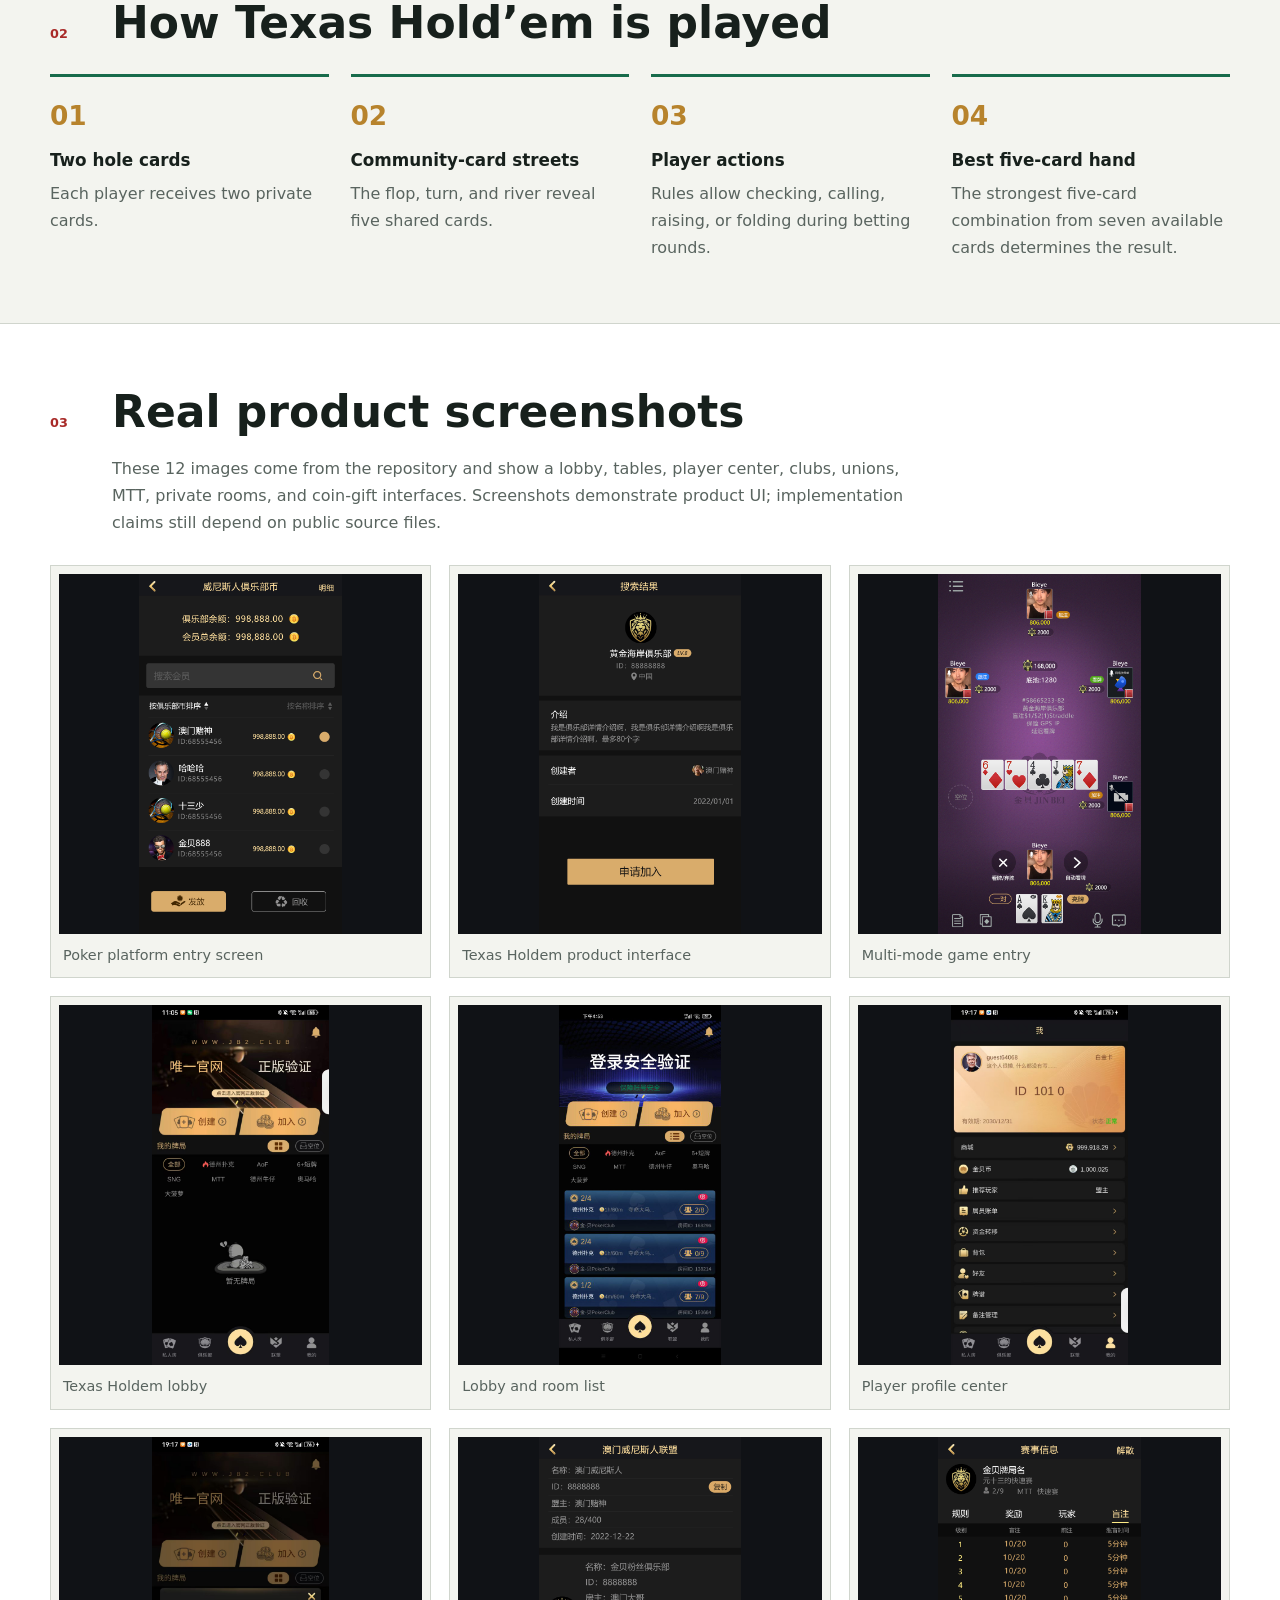
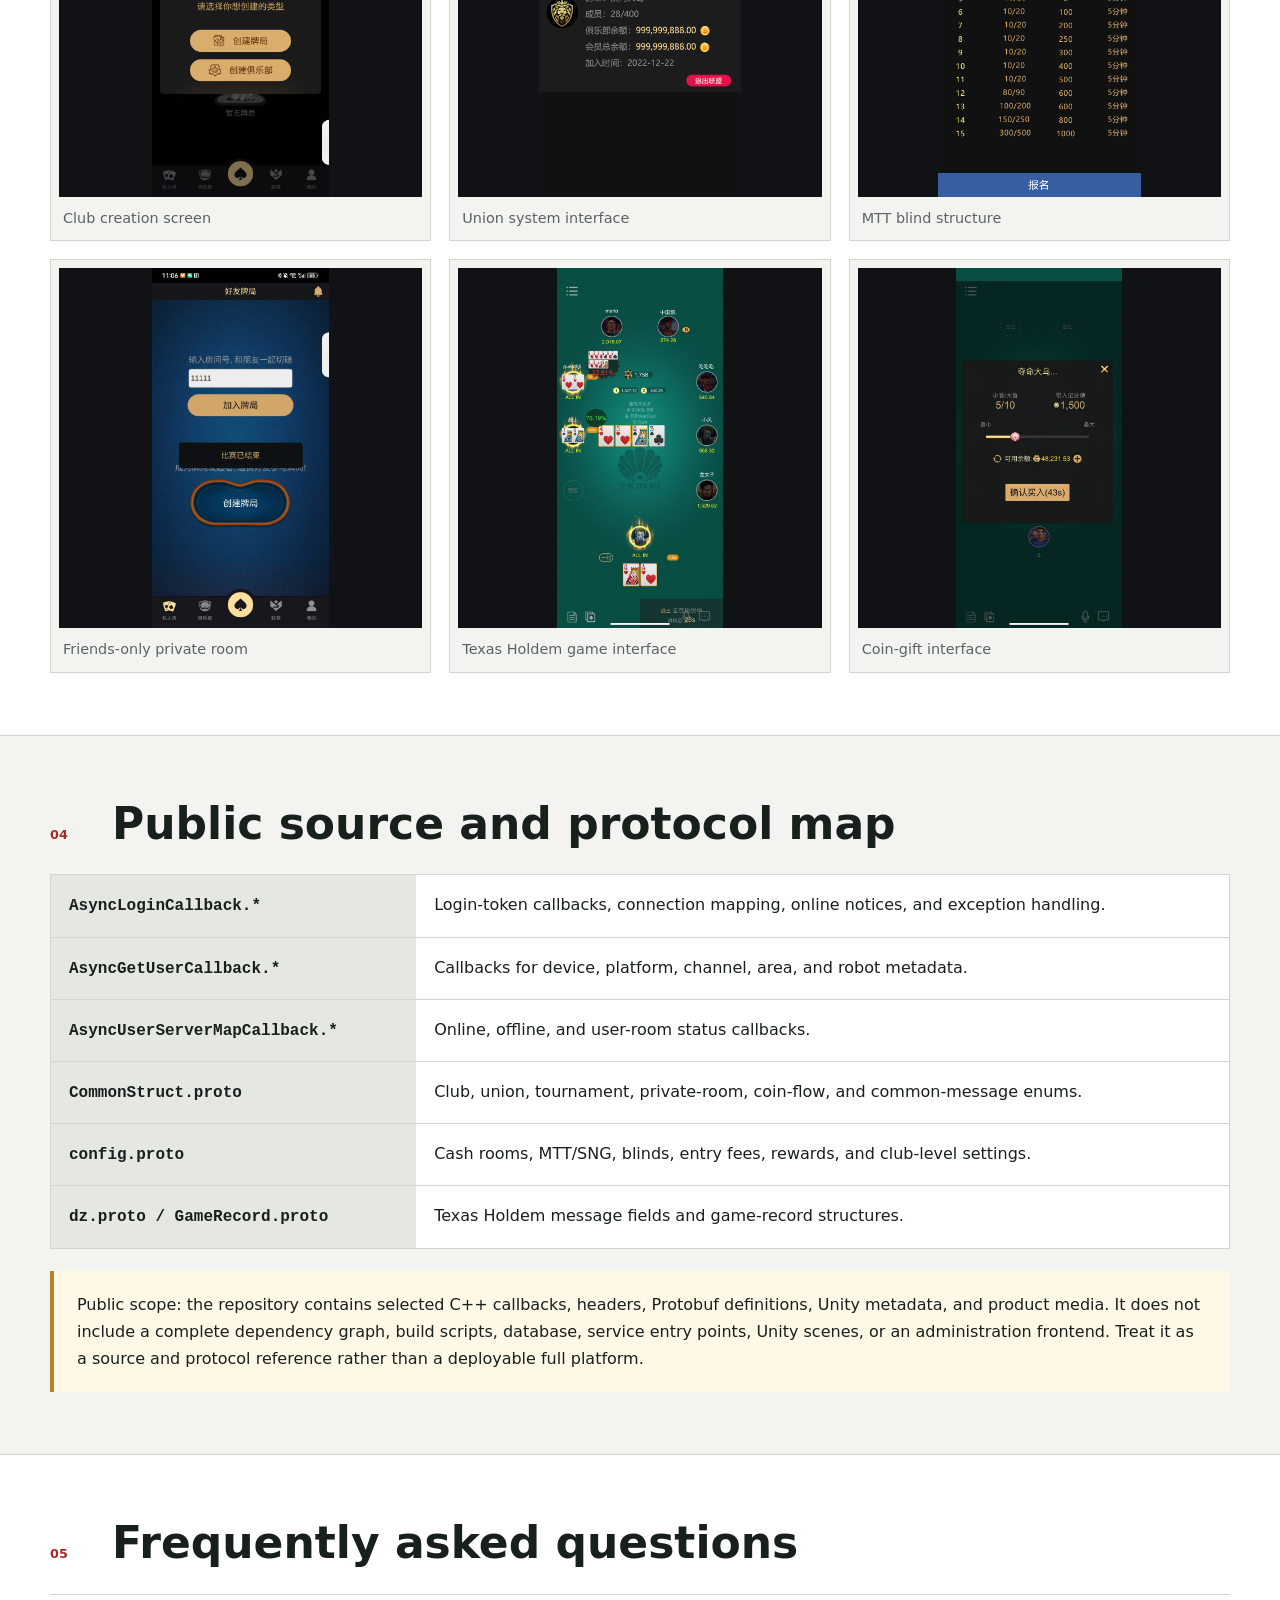
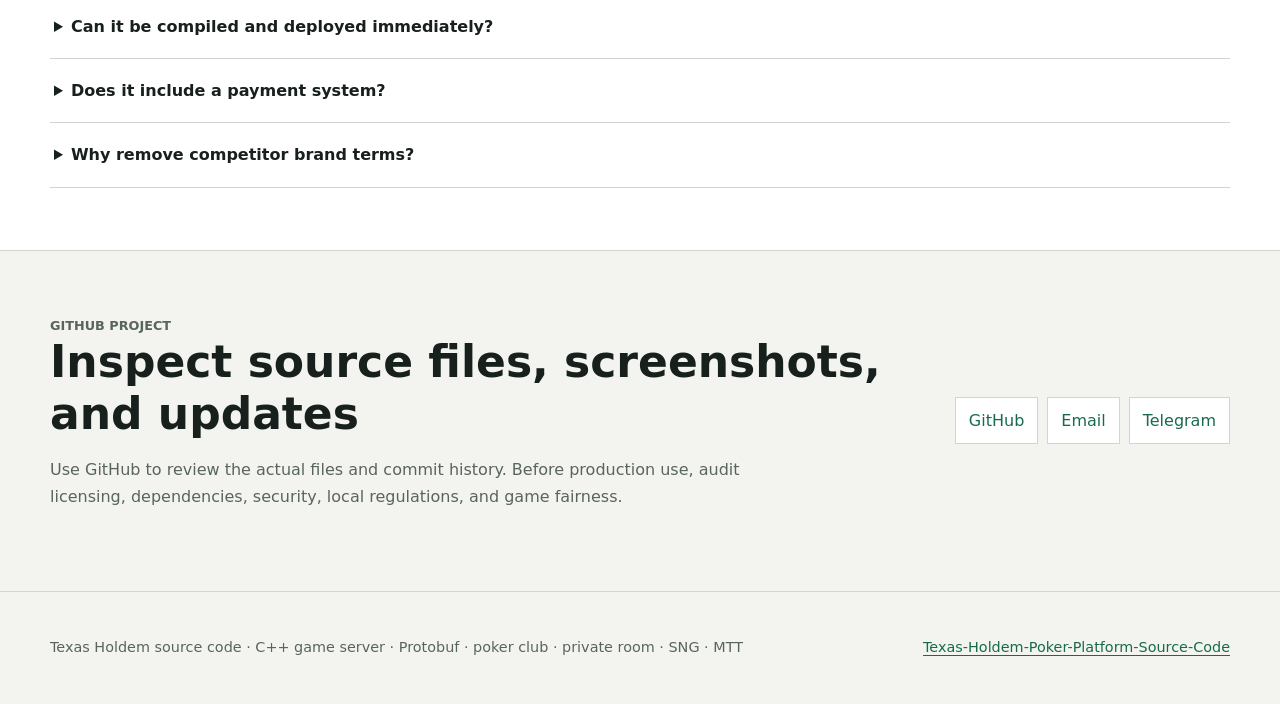
<file: docs/en/index.html>
<!doctype html>
<html lang="en">
<head>
  <meta charset="utf-8">
  <meta name="viewport" content="width=device-width, initial-scale=1">
<meta name="google-site-verification" content="rrp5Uvgzi-1-rMxUBfhV3wjlNrFqzwnqiA4e3qsOLEM">
  <title>Poker Club Source Code | Private Texas Holdem Platform</title>
  <meta name="description" content="Poker club and private Texas Holdem game source reference with Unity, C++, Protobuf, clubs, unions, friend rooms, invitations, records and real screenshots.">
<meta name="keywords" content="poker club source code, private poker game source code, friend rooms, C++, Protobuf">
  <meta name="robots" content="index,follow,max-image-preview:large,max-snippet:-1,max-video-preview:-1">
  <link rel="canonical" href="https://alibabama401.github.io/Texas-Holdem-Poker-Platform-Source-Code/en/">
  <link rel="alternate" hreflang="zh-CN" href="https://alibabama401.github.io/Texas-Holdem-Poker-Platform-Source-Code/zh-cn/">
  <link rel="alternate" hreflang="zh-Hant-TW" href="https://alibabama401.github.io/Texas-Holdem-Poker-Platform-Source-Code/zh-tw/"><link rel="alternate" hreflang="zh-Hant-HK" href="https://alibabama401.github.io/Texas-Holdem-Poker-Platform-Source-Code/zh-hk/">
  <link rel="alternate" hreflang="en" href="https://alibabama401.github.io/Texas-Holdem-Poker-Platform-Source-Code/en/">
  <link rel="alternate" hreflang="x-default" href="https://alibabama401.github.io/Texas-Holdem-Poker-Platform-Source-Code/">
  <meta property="og:type" content="article">
  <meta property="og:locale" content="en_US">
  <meta property="og:title" content="Poker Club Source Code | Private Texas Holdem Platform">
  <meta property="og:description" content="Poker club and private Texas Holdem game source reference with Unity, C++, Protobuf, clubs, unions, friend rooms, invitations, records and real screenshots.">
  <meta property="og:image" content="https://alibabama401.github.io/Texas-Holdem-Poker-Platform-Source-Code/assets/screenshots/dating_new.JPG">
  <meta property="og:image:alt" content="Lobby and room list">
  <meta property="og:url" content="https://alibabama401.github.io/Texas-Holdem-Poker-Platform-Source-Code/en/">
  <meta name="twitter:card" content="summary_large_image">
  <link rel="stylesheet" href="../assets/site.css">
  <script type="application/ld+json">{"@context":"https://schema.org","@type":"TechArticle","headline":"Poker Club Source Code | Private Texas Holdem Platform","description":"Poker club and private Texas Holdem game source reference with Unity, C++, Protobuf, clubs, unions, friend rooms, invitations, records and real screenshots.","inLanguage":"en","url":"https://alibabama401.github.io/Texas-Holdem-Poker-Platform-Source-Code/en/","image":["https://alibabama401.github.io/Texas-Holdem-Poker-Platform-Source-Code/assets/screenshots/002.jpg","https://alibabama401.github.io/Texas-Holdem-Poker-Platform-Source-Code/assets/screenshots/555.jpg","https://alibabama401.github.io/Texas-Holdem-Poker-Platform-Source-Code/assets/screenshots/dapai.jpg","https://alibabama401.github.io/Texas-Holdem-Poker-Platform-Source-Code/assets/screenshots/dating2.jpg","https://alibabama401.github.io/Texas-Holdem-Poker-Platform-Source-Code/assets/screenshots/dating_new.JPG","https://alibabama401.github.io/Texas-Holdem-Poker-Platform-Source-Code/assets/screenshots/geren.jpg","https://alibabama401.github.io/Texas-Holdem-Poker-Platform-Source-Code/assets/screenshots/julebu.jpg","https://alibabama401.github.io/Texas-Holdem-Poker-Platform-Source-Code/assets/screenshots/lianmeg.jpg","https://alibabama401.github.io/Texas-Holdem-Poker-Platform-Source-Code/assets/screenshots/mtt02.jpg","https://alibabama401.github.io/Texas-Holdem-Poker-Platform-Source-Code/assets/screenshots/sirenju.jpg","https://alibabama401.github.io/Texas-Holdem-Poker-Platform-Source-Code/assets/screenshots/youxi.JPG","https://alibabama401.github.io/Texas-Holdem-Poker-Platform-Source-Code/assets/screenshots/zengbi.JPG"],"codeRepository":"https://github.com/alibabama401/Texas-Holdem-Poker-Platform-Source-Code","author":{"@type":"Organization","name":"alibabama401","url":"https://github.com/alibabama401"},"about":["Texas Holdem source code","C++ game server","Protobuf","poker club","SNG","MTT"]}</script>
</head>
<body>
  <div class="topline"></div>
  <header class="site-header"><div class="wrap nav"><a class="brand" href="../">Texas Holdem Source Reference</a><nav class="navlinks" aria-label="Primary"><a href="#features">Content</a><a href="#gameplay">Gameplay</a><a href="#screenshots">Screenshots</a><a href="#technology">Technology</a><a href="#faq">FAQ</a></nav><div class="languages" aria-label="Languages"><a href="../zh-cn/">简体</a><a href="../zh-tw/">台灣繁體</a><a href="../zh-hk/" hreflang="zh-Hant-HK">香港繁體</a><a href="./" aria-current="page">English</a></div></div></header>
  <main>
    <section class="hero wrap"><div><p class="eyebrow">TEXAS HOLD’EM · C++ · PROTOBUF</p><h1>Poker Club Source Code | Private Texas Holdem Games and Friend Rooms</h1><p class="intro">A public reference focused on poker clubs and private games, mapping C++ callbacks and Protobuf definitions for clubs, unions, friend rooms, invitations, private tables and hand records to real product screens.</p><p class="keywords">poker club source code · private poker game source code · friend rooms · C++ · Protobuf</p><div class="actions"><a class="button" href="https://github.com/alibabama401/Texas-Holdem-Poker-Platform-Source-Code">View source on GitHub</a><a class="button secondary" href="#screenshots">Browse product screenshots</a></div></div><figure class="hero-media"><img src="../assets/screenshots/dating_new.JPG" alt="Lobby and room list" fetchpriority="high"><figcaption>Lobby and room list</figcaption></figure></section>
    <section class="band" id="features"><div class="wrap section"><div class="section-head"><p>01</p><h2>Content verified in the repository</h2></div><div class="feature-grid"><article class="feature"><h3>Login and connection callbacks</h3><p><code>AsyncLoginCallback</code> handles token results, connection mapping, online notices, and failed sessions.</p></article><article class="feature"><h3>User and online state</h3><p>C++ callbacks cover user metadata, online/offline changes, and room-status queries.</p></article><article class="feature"><h3>Club and union protocols</h3><p><code>CommonStruct.proto</code> defines creation, joining, reviews, members, bills, and union-management messages.</p></article><article class="feature"><h3>Private rooms and tables</h3><p>Screenshots and protocol enums cover room creation, joining, buy-in, settlement, and leaving.</p></article><article class="feature"><h3>SNG and MTT tournaments</h3><p><code>config.proto</code> and common messages define match rooms, blinds, entry fees, rewards, ranking, and rebuy fields.</p></article><article class="feature"><h3>Game and social resources</h3><p><code>dz.proto</code>, <code>GameRecord.proto</code>, and <code>Friends.proto</code> provide poker, history, and friend data structures.</p></article></div></div></section>
    <section class="wrap section" id="gameplay"><div class="section-head"><p>02</p><h2>How Texas Hold’em is played</h2></div><ol class="workflow"><li><span>01</span><div><h3>Two hole cards</h3><p>Each player receives two private cards.</p></div></li><li><span>02</span><div><h3>Community-card streets</h3><p>The flop, turn, and river reveal five shared cards.</p></div></li><li><span>03</span><div><h3>Player actions</h3><p>Rules allow checking, calling, raising, or folding during betting rounds.</p></div></li><li><span>04</span><div><h3>Best five-card hand</h3><p>The strongest five-card combination from seven available cards determines the result.</p></div></li></ol></section>
    <section class="band" id="screenshots"><div class="wrap section"><div class="section-head"><p>03</p><h2>Real product screenshots</h2></div><p class="lede">These 12 images come from the repository and show a lobby, tables, player center, clubs, unions, MTT, private rooms, and coin-gift interfaces. Screenshots demonstrate product UI; implementation claims still depend on public source files.</p><div class="gallery"><figure><a href="../assets/screenshots/002.jpg"><img src="../assets/screenshots/002.jpg" alt="Poker platform entry screen" loading="lazy" decoding="async"></a><figcaption>Poker platform entry screen</figcaption></figure><figure><a href="../assets/screenshots/555.jpg"><img src="../assets/screenshots/555.jpg" alt="Texas Holdem product interface" loading="lazy" decoding="async"></a><figcaption>Texas Holdem product interface</figcaption></figure><figure><a href="../assets/screenshots/dapai.jpg"><img src="../assets/screenshots/dapai.jpg" alt="Multi-mode game entry" loading="lazy" decoding="async"></a><figcaption>Multi-mode game entry</figcaption></figure><figure><a href="../assets/screenshots/dating2.jpg"><img src="../assets/screenshots/dating2.jpg" alt="Texas Holdem lobby" loading="lazy" decoding="async"></a><figcaption>Texas Holdem lobby</figcaption></figure><figure><a href="../assets/screenshots/dating_new.JPG"><img src="../assets/screenshots/dating_new.JPG" alt="Lobby and room list" loading="lazy" decoding="async"></a><figcaption>Lobby and room list</figcaption></figure><figure><a href="../assets/screenshots/geren.jpg"><img src="../assets/screenshots/geren.jpg" alt="Player profile center" loading="lazy" decoding="async"></a><figcaption>Player profile center</figcaption></figure><figure><a href="../assets/screenshots/julebu.jpg"><img src="../assets/screenshots/julebu.jpg" alt="Club creation screen" loading="lazy" decoding="async"></a><figcaption>Club creation screen</figcaption></figure><figure><a href="../assets/screenshots/lianmeg.jpg"><img src="../assets/screenshots/lianmeg.jpg" alt="Union system interface" loading="lazy" decoding="async"></a><figcaption>Union system interface</figcaption></figure><figure><a href="../assets/screenshots/mtt02.jpg"><img src="../assets/screenshots/mtt02.jpg" alt="MTT blind structure" loading="lazy" decoding="async"></a><figcaption>MTT blind structure</figcaption></figure><figure><a href="../assets/screenshots/sirenju.jpg"><img src="../assets/screenshots/sirenju.jpg" alt="Friends-only private room" loading="lazy" decoding="async"></a><figcaption>Friends-only private room</figcaption></figure><figure><a href="../assets/screenshots/youxi.JPG"><img src="../assets/screenshots/youxi.JPG" alt="Texas Holdem game interface" loading="lazy" decoding="async"></a><figcaption>Texas Holdem game interface</figcaption></figure><figure><a href="../assets/screenshots/zengbi.JPG"><img src="../assets/screenshots/zengbi.JPG" alt="Coin-gift interface" loading="lazy" decoding="async"></a><figcaption>Coin-gift interface</figcaption></figure></div></div></section>
    <section class="wrap section" id="technology"><div class="section-head"><p>04</p><h2>Public source and protocol map</h2></div><div class="table-wrap"><table><tbody><tr><th scope="row"><code>AsyncLoginCallback.*</code></th><td>Login-token callbacks, connection mapping, online notices, and exception handling.</td></tr><tr><th scope="row"><code>AsyncGetUserCallback.*</code></th><td>Callbacks for device, platform, channel, area, and robot metadata.</td></tr><tr><th scope="row"><code>AsyncUserServerMapCallback.*</code></th><td>Online, offline, and user-room status callbacks.</td></tr><tr><th scope="row"><code>CommonStruct.proto</code></th><td>Club, union, tournament, private-room, coin-flow, and common-message enums.</td></tr><tr><th scope="row"><code>config.proto</code></th><td>Cash rooms, MTT/SNG, blinds, entry fees, rewards, and club-level settings.</td></tr><tr><th scope="row"><code>dz.proto / GameRecord.proto</code></th><td>Texas Holdem message fields and game-record structures.</td></tr></tbody></table></div><p class="scope">Public scope: the repository contains selected C++ callbacks, headers, Protobuf definitions, Unity metadata, and product media. It does not include a complete dependency graph, build scripts, database, service entry points, Unity scenes, or an administration frontend. Treat it as a source and protocol reference rather than a deployable full platform.</p></section>
    <section class="band" id="faq"><div class="wrap section"><div class="section-head"><p>05</p><h2>Frequently asked questions</h2></div><div class="faq"><details><summary>Can it be compiled and deployed immediately?</summary><p>No. The public files do not form a complete project and omit dependencies, databases, configuration, and client scenes.</p></details><details><summary>Does it include a payment system?</summary><p>Protocols include coin and entry-fee fields, but no payment-provider integration is verifiable, so payment-system is not used as a Topic.</p></details><details><summary>Why remove competitor brand terms?</summary><p>Other poker brands are not this repository’s name. Brand terms weaken topical accuracy and may mislead searchers.</p></details></div></div></section>
    <section class="wrap contact"><div><p class="eyebrow">GITHUB PROJECT</p><h2>Inspect source files, screenshots, and updates</h2><p>Use GitHub to review the actual files and commit history. Before production use, audit licensing, dependencies, security, local regulations, and game fairness.</p></div><div class="contact-links"><a href="https://github.com/alibabama401/Texas-Holdem-Poker-Platform-Source-Code">GitHub</a><a href="mailto:ttpoker40@gmail.com">Email</a><a href="https://t.me/alibabama401">Telegram</a></div></section>
  </main>
  <footer><div class="wrap"><p>Texas Holdem source code · C++ game server · Protobuf · poker club · private room · SNG · MTT</p><p><a href="https://github.com/alibabama401/Texas-Holdem-Poker-Platform-Source-Code">Texas-Holdem-Poker-Platform-Source-Code</a></p></div></footer>
</body>
</html>
</file>
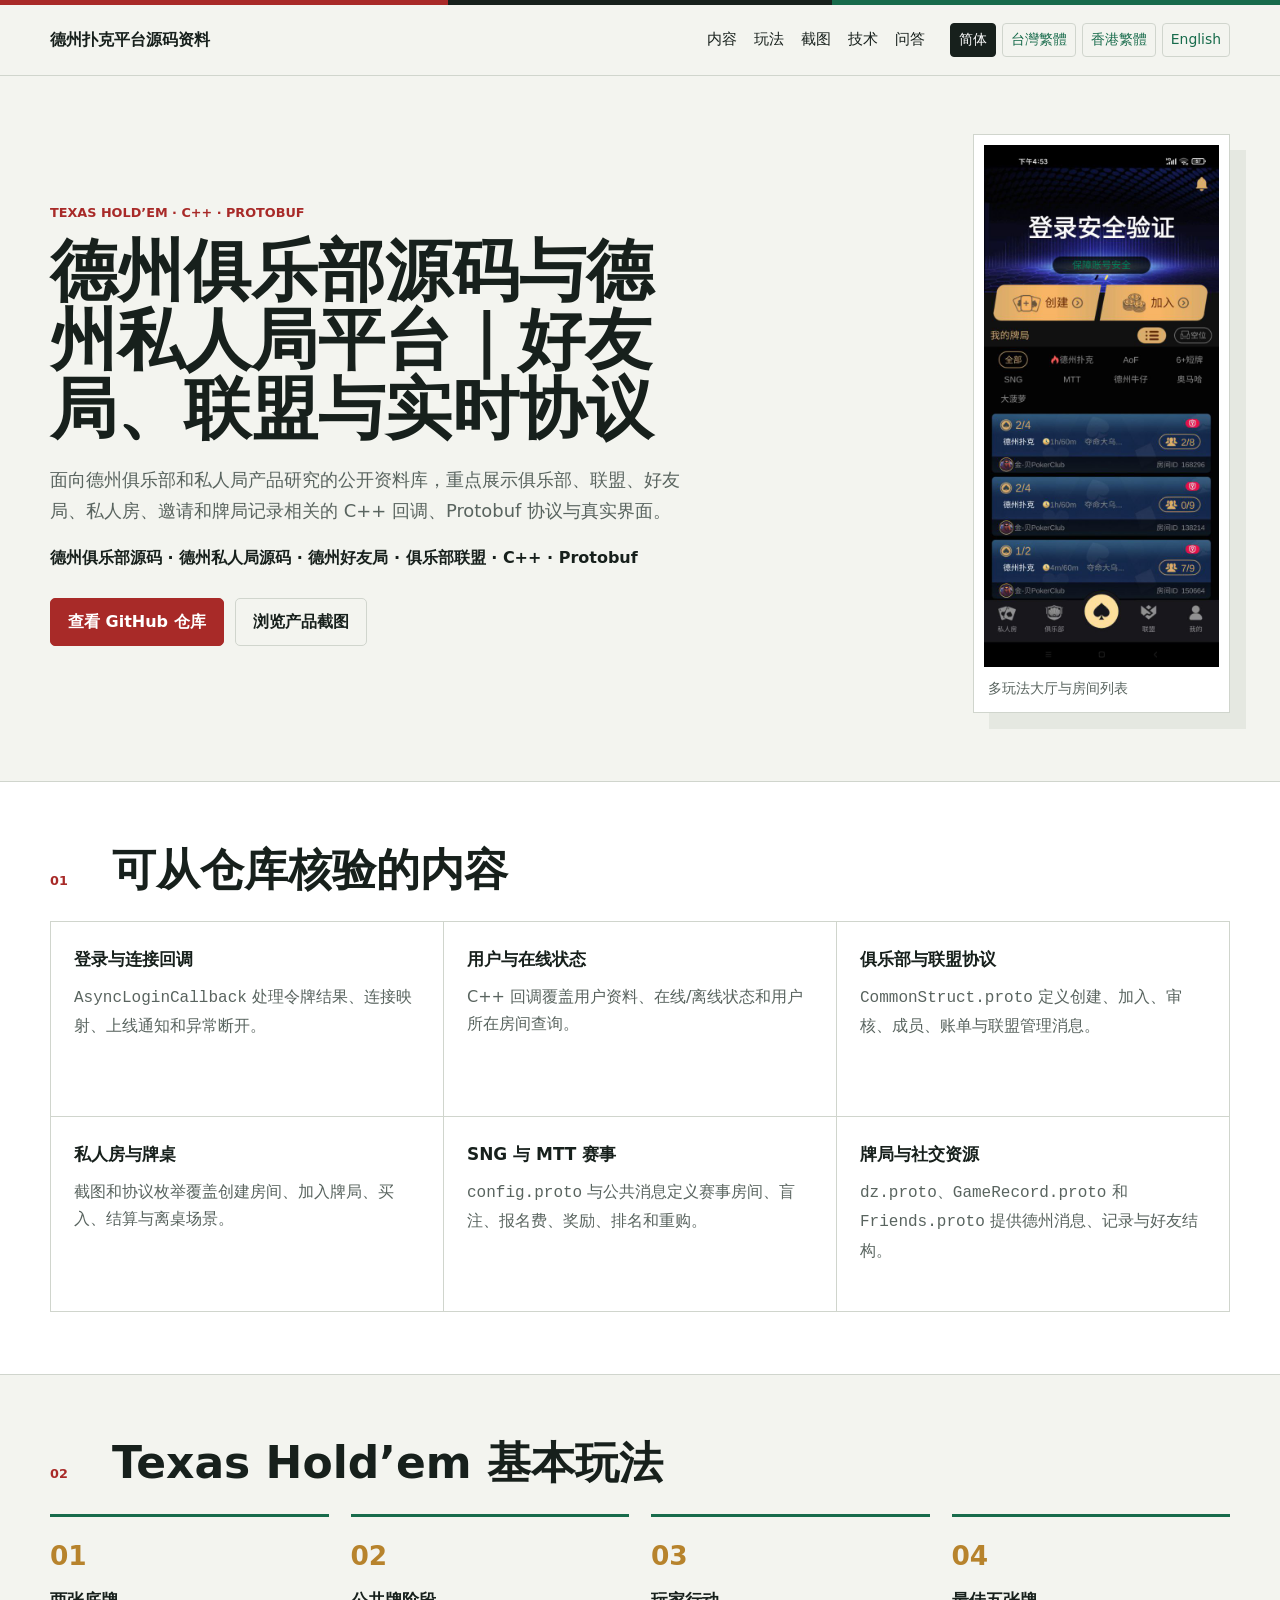
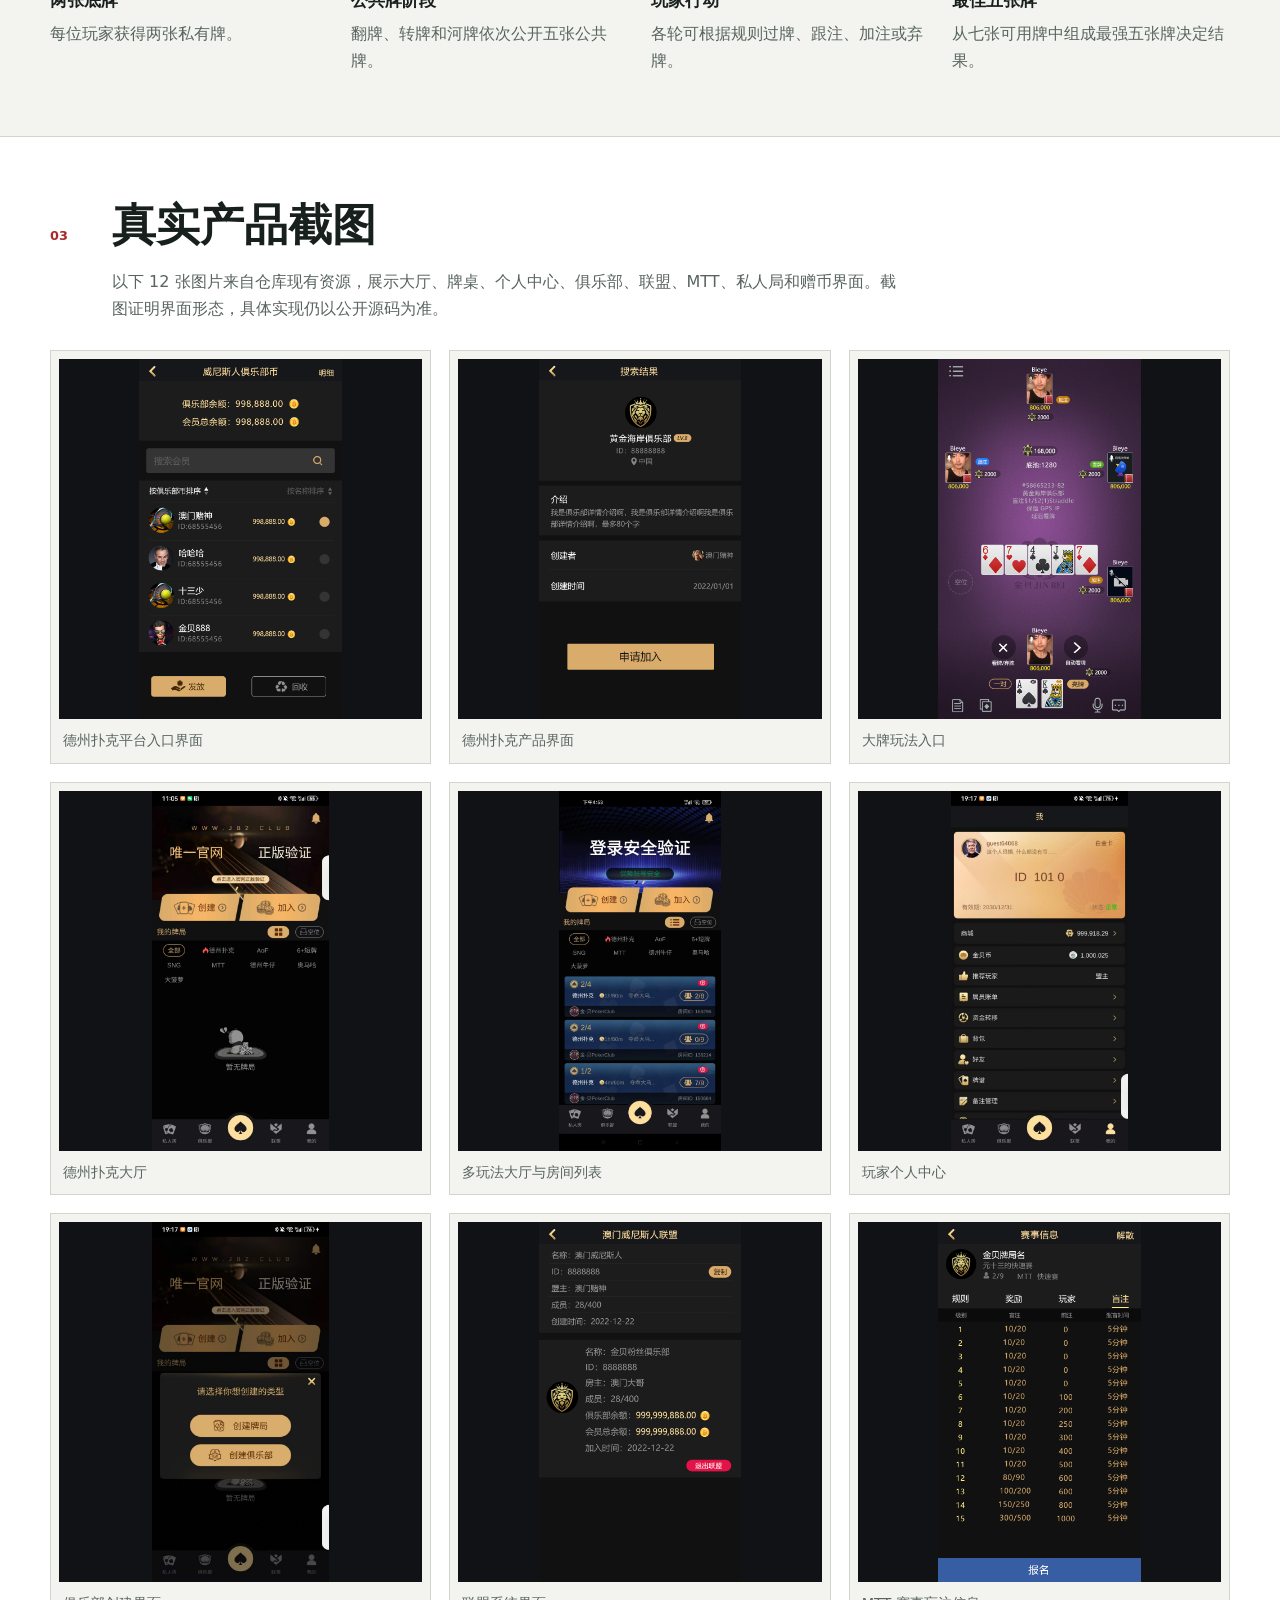
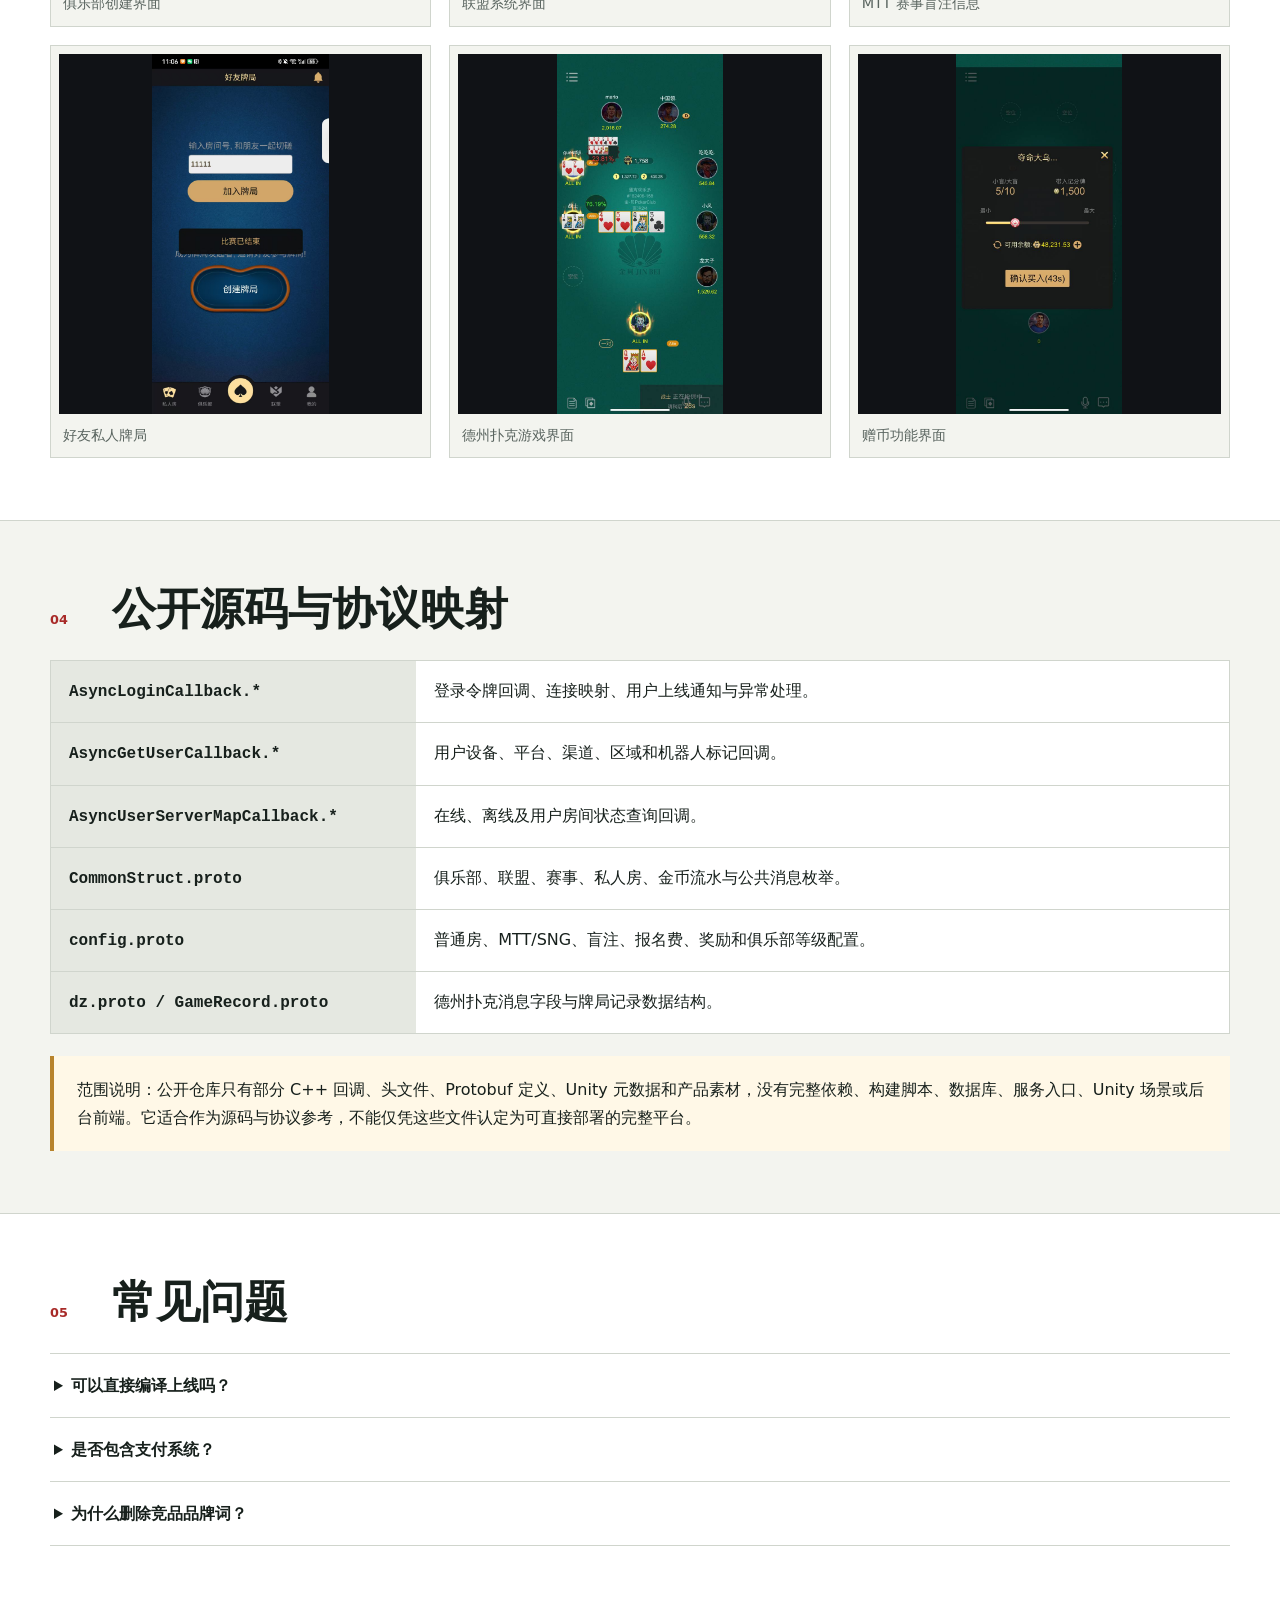
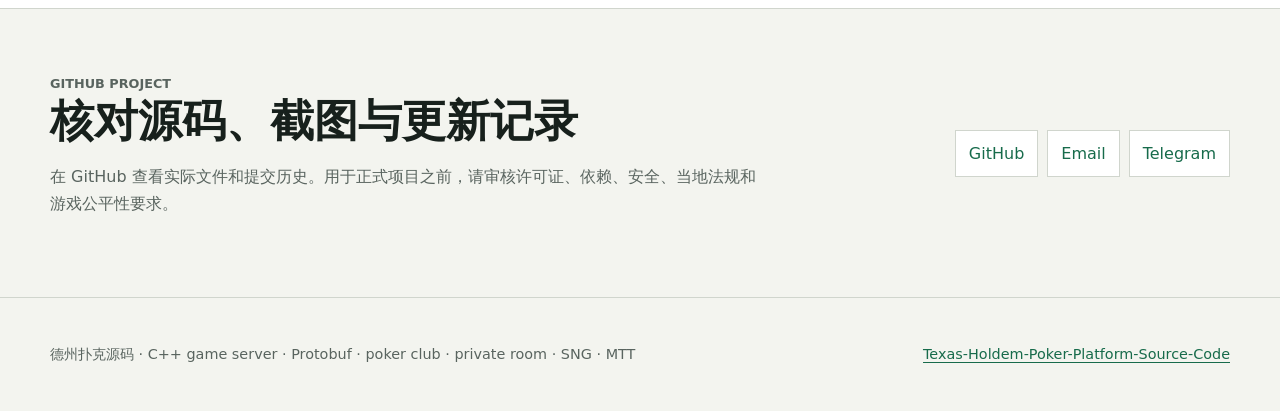
<file: docs/zh-cn/index.html>
<!doctype html>
<html lang="zh-CN">
<head>
  <meta charset="utf-8">
  <meta name="viewport" content="width=device-width, initial-scale=1">
<meta name="google-site-verification" content="rrp5Uvgzi-1-rMxUBfhV3wjlNrFqzwnqiA4e3qsOLEM">
  <title>德州俱乐部与私人局源码｜好友局、联盟、Unity、C++</title>
  <meta name="description" content="德州俱乐部源码和德州私人局平台资料，包含 Unity/C++ 回调、Protobuf 协议、俱乐部、联盟、好友局、私人房、邀请、牌局记录与真实产品截图。">
<meta name="keywords" content="德州俱乐部源码, 德州私人局源码, 德州好友局, 俱乐部联盟, C++, Protobuf">
  <meta name="robots" content="index,follow,max-image-preview:large,max-snippet:-1,max-video-preview:-1">
  <link rel="canonical" href="https://alibabama401.github.io/Texas-Holdem-Poker-Platform-Source-Code/zh-cn/">
  <link rel="alternate" hreflang="zh-CN" href="https://alibabama401.github.io/Texas-Holdem-Poker-Platform-Source-Code/zh-cn/">
  <link rel="alternate" hreflang="zh-Hant-TW" href="https://alibabama401.github.io/Texas-Holdem-Poker-Platform-Source-Code/zh-tw/"><link rel="alternate" hreflang="zh-Hant-HK" href="https://alibabama401.github.io/Texas-Holdem-Poker-Platform-Source-Code/zh-hk/">
  <link rel="alternate" hreflang="en" href="https://alibabama401.github.io/Texas-Holdem-Poker-Platform-Source-Code/en/">
  <link rel="alternate" hreflang="x-default" href="https://alibabama401.github.io/Texas-Holdem-Poker-Platform-Source-Code/">
  <meta property="og:type" content="article">
  <meta property="og:locale" content="zh_CN">
  <meta property="og:title" content="德州俱乐部与私人局源码｜好友局、联盟、Unity、C++">
  <meta property="og:description" content="德州俱乐部源码和德州私人局平台资料，包含 Unity/C++ 回调、Protobuf 协议、俱乐部、联盟、好友局、私人房、邀请、牌局记录与真实产品截图。">
  <meta property="og:image" content="https://alibabama401.github.io/Texas-Holdem-Poker-Platform-Source-Code/assets/screenshots/dating_new.JPG">
  <meta property="og:image:alt" content="多玩法大厅与房间列表">
  <meta property="og:url" content="https://alibabama401.github.io/Texas-Holdem-Poker-Platform-Source-Code/zh-cn/">
  <meta name="twitter:card" content="summary_large_image">
  <link rel="stylesheet" href="../assets/site.css">
  <script type="application/ld+json">{"@context":"https://schema.org","@type":"TechArticle","headline":"德州俱乐部与私人局源码｜好友局、联盟、Unity、C++","description":"德州俱乐部源码和德州私人局平台资料，包含 Unity/C++ 回调、Protobuf 协议、俱乐部、联盟、好友局、私人房、邀请、牌局记录与真实产品截图。","inLanguage":"zh-CN","url":"https://alibabama401.github.io/Texas-Holdem-Poker-Platform-Source-Code/zh-cn/","image":["https://alibabama401.github.io/Texas-Holdem-Poker-Platform-Source-Code/assets/screenshots/002.jpg","https://alibabama401.github.io/Texas-Holdem-Poker-Platform-Source-Code/assets/screenshots/555.jpg","https://alibabama401.github.io/Texas-Holdem-Poker-Platform-Source-Code/assets/screenshots/dapai.jpg","https://alibabama401.github.io/Texas-Holdem-Poker-Platform-Source-Code/assets/screenshots/dating2.jpg","https://alibabama401.github.io/Texas-Holdem-Poker-Platform-Source-Code/assets/screenshots/dating_new.JPG","https://alibabama401.github.io/Texas-Holdem-Poker-Platform-Source-Code/assets/screenshots/geren.jpg","https://alibabama401.github.io/Texas-Holdem-Poker-Platform-Source-Code/assets/screenshots/julebu.jpg","https://alibabama401.github.io/Texas-Holdem-Poker-Platform-Source-Code/assets/screenshots/lianmeg.jpg","https://alibabama401.github.io/Texas-Holdem-Poker-Platform-Source-Code/assets/screenshots/mtt02.jpg","https://alibabama401.github.io/Texas-Holdem-Poker-Platform-Source-Code/assets/screenshots/sirenju.jpg","https://alibabama401.github.io/Texas-Holdem-Poker-Platform-Source-Code/assets/screenshots/youxi.JPG","https://alibabama401.github.io/Texas-Holdem-Poker-Platform-Source-Code/assets/screenshots/zengbi.JPG"],"codeRepository":"https://github.com/alibabama401/Texas-Holdem-Poker-Platform-Source-Code","author":{"@type":"Organization","name":"alibabama401","url":"https://github.com/alibabama401"},"about":["Texas Holdem source code","C++ game server","Protobuf","poker club","SNG","MTT"]}</script>
</head>
<body>
  <div class="topline"></div>
  <header class="site-header"><div class="wrap nav"><a class="brand" href="../">德州扑克平台源码资料</a><nav class="navlinks" aria-label="Primary"><a href="#features">内容</a><a href="#gameplay">玩法</a><a href="#screenshots">截图</a><a href="#technology">技术</a><a href="#faq">问答</a></nav><div class="languages" aria-label="Languages"><a href="./" aria-current="page">简体</a><a href="../zh-tw/">台灣繁體</a><a href="../zh-hk/" hreflang="zh-Hant-HK">香港繁體</a><a href="../en/">English</a></div></div></header>
  <main>
    <section class="hero wrap"><div><p class="eyebrow">TEXAS HOLD’EM · C++ · PROTOBUF</p><h1>德州俱乐部源码与德州私人局平台｜好友局、联盟与实时协议</h1><p class="intro">面向德州俱乐部和私人局产品研究的公开资料库，重点展示俱乐部、联盟、好友局、私人房、邀请和牌局记录相关的 C++ 回调、Protobuf 协议与真实界面。</p><p class="keywords">德州俱乐部源码 · 德州私人局源码 · 德州好友局 · 俱乐部联盟 · C++ · Protobuf</p><div class="actions"><a class="button" href="https://github.com/alibabama401/Texas-Holdem-Poker-Platform-Source-Code">查看 GitHub 仓库</a><a class="button secondary" href="#screenshots">浏览产品截图</a></div></div><figure class="hero-media"><img src="../assets/screenshots/dating_new.JPG" alt="多玩法大厅与房间列表" fetchpriority="high"><figcaption>多玩法大厅与房间列表</figcaption></figure></section>
    <section class="band" id="features"><div class="wrap section"><div class="section-head"><p>01</p><h2>可从仓库核验的内容</h2></div><div class="feature-grid"><article class="feature"><h3>登录与连接回调</h3><p><code>AsyncLoginCallback</code> 处理令牌结果、连接映射、上线通知和异常断开。</p></article><article class="feature"><h3>用户与在线状态</h3><p>C++ 回调覆盖用户资料、在线/离线状态和用户所在房间查询。</p></article><article class="feature"><h3>俱乐部与联盟协议</h3><p><code>CommonStruct.proto</code> 定义创建、加入、审核、成员、账单与联盟管理消息。</p></article><article class="feature"><h3>私人房与牌桌</h3><p>截图和协议枚举覆盖创建房间、加入牌局、买入、结算与离桌场景。</p></article><article class="feature"><h3>SNG 与 MTT 赛事</h3><p><code>config.proto</code> 与公共消息定义赛事房间、盲注、报名费、奖励、排名和重购。</p></article><article class="feature"><h3>牌局与社交资源</h3><p><code>dz.proto</code>、<code>GameRecord.proto</code> 和 <code>Friends.proto</code> 提供德州消息、记录与好友结构。</p></article></div></div></section>
    <section class="wrap section" id="gameplay"><div class="section-head"><p>02</p><h2>Texas Hold’em 基本玩法</h2></div><ol class="workflow"><li><span>01</span><div><h3>两张底牌</h3><p>每位玩家获得两张私有牌。</p></div></li><li><span>02</span><div><h3>公共牌阶段</h3><p>翻牌、转牌和河牌依次公开五张公共牌。</p></div></li><li><span>03</span><div><h3>玩家行动</h3><p>各轮可根据规则过牌、跟注、加注或弃牌。</p></div></li><li><span>04</span><div><h3>最佳五张牌</h3><p>从七张可用牌中组成最强五张牌决定结果。</p></div></li></ol></section>
    <section class="band" id="screenshots"><div class="wrap section"><div class="section-head"><p>03</p><h2>真实产品截图</h2></div><p class="lede">以下 12 张图片来自仓库现有资源，展示大厅、牌桌、个人中心、俱乐部、联盟、MTT、私人局和赠币界面。截图证明界面形态，具体实现仍以公开源码为准。</p><div class="gallery"><figure><a href="../assets/screenshots/002.jpg"><img src="../assets/screenshots/002.jpg" alt="德州扑克平台入口界面" loading="lazy" decoding="async"></a><figcaption>德州扑克平台入口界面</figcaption></figure><figure><a href="../assets/screenshots/555.jpg"><img src="../assets/screenshots/555.jpg" alt="德州扑克产品界面" loading="lazy" decoding="async"></a><figcaption>德州扑克产品界面</figcaption></figure><figure><a href="../assets/screenshots/dapai.jpg"><img src="../assets/screenshots/dapai.jpg" alt="大牌玩法入口" loading="lazy" decoding="async"></a><figcaption>大牌玩法入口</figcaption></figure><figure><a href="../assets/screenshots/dating2.jpg"><img src="../assets/screenshots/dating2.jpg" alt="德州扑克大厅" loading="lazy" decoding="async"></a><figcaption>德州扑克大厅</figcaption></figure><figure><a href="../assets/screenshots/dating_new.JPG"><img src="../assets/screenshots/dating_new.JPG" alt="多玩法大厅与房间列表" loading="lazy" decoding="async"></a><figcaption>多玩法大厅与房间列表</figcaption></figure><figure><a href="../assets/screenshots/geren.jpg"><img src="../assets/screenshots/geren.jpg" alt="玩家个人中心" loading="lazy" decoding="async"></a><figcaption>玩家个人中心</figcaption></figure><figure><a href="../assets/screenshots/julebu.jpg"><img src="../assets/screenshots/julebu.jpg" alt="俱乐部创建界面" loading="lazy" decoding="async"></a><figcaption>俱乐部创建界面</figcaption></figure><figure><a href="../assets/screenshots/lianmeg.jpg"><img src="../assets/screenshots/lianmeg.jpg" alt="联盟系统界面" loading="lazy" decoding="async"></a><figcaption>联盟系统界面</figcaption></figure><figure><a href="../assets/screenshots/mtt02.jpg"><img src="../assets/screenshots/mtt02.jpg" alt="MTT 赛事盲注信息" loading="lazy" decoding="async"></a><figcaption>MTT 赛事盲注信息</figcaption></figure><figure><a href="../assets/screenshots/sirenju.jpg"><img src="../assets/screenshots/sirenju.jpg" alt="好友私人牌局" loading="lazy" decoding="async"></a><figcaption>好友私人牌局</figcaption></figure><figure><a href="../assets/screenshots/youxi.JPG"><img src="../assets/screenshots/youxi.JPG" alt="德州扑克游戏界面" loading="lazy" decoding="async"></a><figcaption>德州扑克游戏界面</figcaption></figure><figure><a href="../assets/screenshots/zengbi.JPG"><img src="../assets/screenshots/zengbi.JPG" alt="赠币功能界面" loading="lazy" decoding="async"></a><figcaption>赠币功能界面</figcaption></figure></div></div></section>
    <section class="wrap section" id="technology"><div class="section-head"><p>04</p><h2>公开源码与协议映射</h2></div><div class="table-wrap"><table><tbody><tr><th scope="row"><code>AsyncLoginCallback.*</code></th><td>登录令牌回调、连接映射、用户上线通知与异常处理。</td></tr><tr><th scope="row"><code>AsyncGetUserCallback.*</code></th><td>用户设备、平台、渠道、区域和机器人标记回调。</td></tr><tr><th scope="row"><code>AsyncUserServerMapCallback.*</code></th><td>在线、离线及用户房间状态查询回调。</td></tr><tr><th scope="row"><code>CommonStruct.proto</code></th><td>俱乐部、联盟、赛事、私人房、金币流水与公共消息枚举。</td></tr><tr><th scope="row"><code>config.proto</code></th><td>普通房、MTT/SNG、盲注、报名费、奖励和俱乐部等级配置。</td></tr><tr><th scope="row"><code>dz.proto / GameRecord.proto</code></th><td>德州扑克消息字段与牌局记录数据结构。</td></tr></tbody></table></div><p class="scope">范围说明：公开仓库只有部分 C++ 回调、头文件、Protobuf 定义、Unity 元数据和产品素材，没有完整依赖、构建脚本、数据库、服务入口、Unity 场景或后台前端。它适合作为源码与协议参考，不能仅凭这些文件认定为可直接部署的完整平台。</p></section>
    <section class="band" id="faq"><div class="wrap section"><div class="section-head"><p>05</p><h2>常见问题</h2></div><div class="faq"><details><summary>可以直接编译上线吗？</summary><p>不能。当前文件缺少完整工程、依赖、数据库、配置和客户端场景。</p></details><details><summary>是否包含支付系统？</summary><p>协议中有金币与报名费字段，但没有可核验的支付渠道集成，因此不使用 payment-system 作为 Topic。</p></details><details><summary>为什么删除竞品品牌词？</summary><p>其他扑克品牌不是本仓库名称，品牌词会削弱主题准确性并增加误导风险。</p></details></div></div></section>
    <section class="wrap contact"><div><p class="eyebrow">GITHUB PROJECT</p><h2>核对源码、截图与更新记录</h2><p>在 GitHub 查看实际文件和提交历史。用于正式项目之前，请审核许可证、依赖、安全、当地法规和游戏公平性要求。</p></div><div class="contact-links"><a href="https://github.com/alibabama401/Texas-Holdem-Poker-Platform-Source-Code">GitHub</a><a href="mailto:ttpoker40@gmail.com">Email</a><a href="https://t.me/alibabama401">Telegram</a></div></section>
  </main>
  <footer><div class="wrap"><p>德州扑克源码 · C++ game server · Protobuf · poker club · private room · SNG · MTT</p><p><a href="https://github.com/alibabama401/Texas-Holdem-Poker-Platform-Source-Code">Texas-Holdem-Poker-Platform-Source-Code</a></p></div></footer>
</body>
</html>
</file>
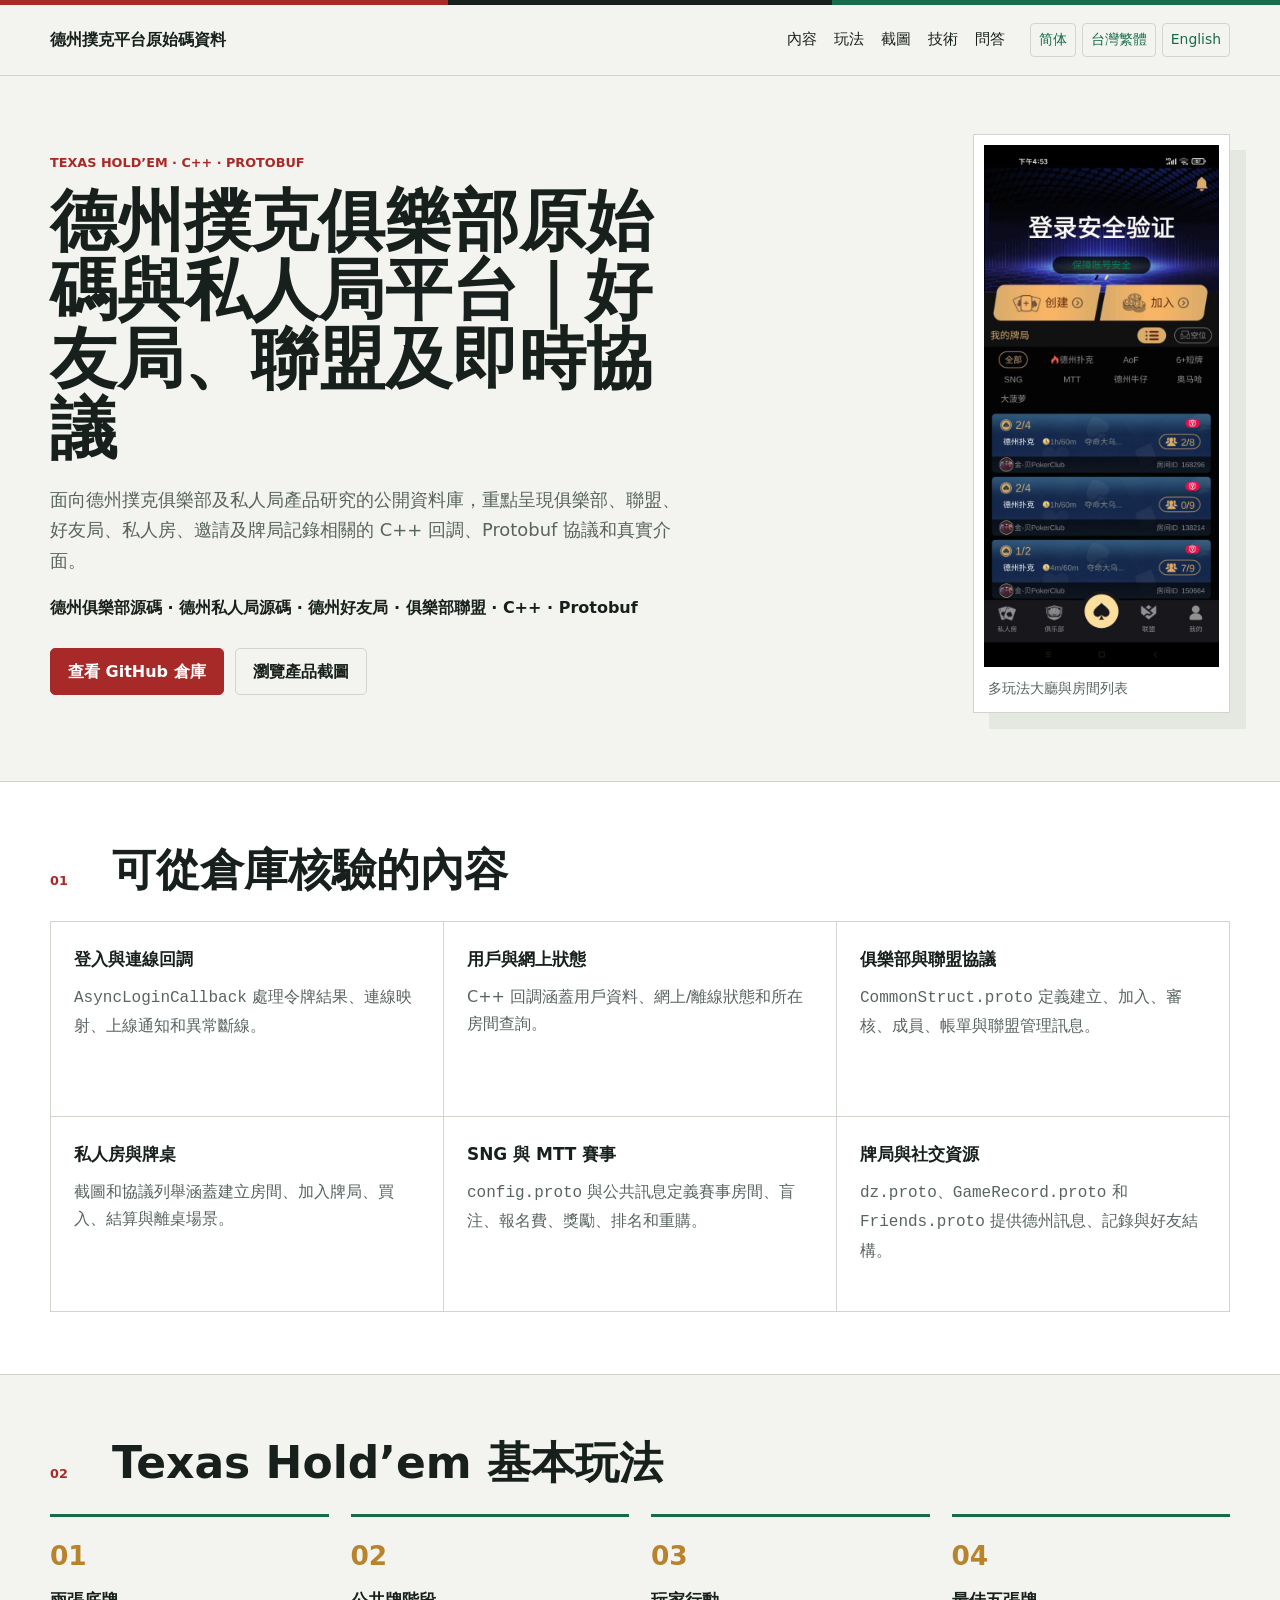
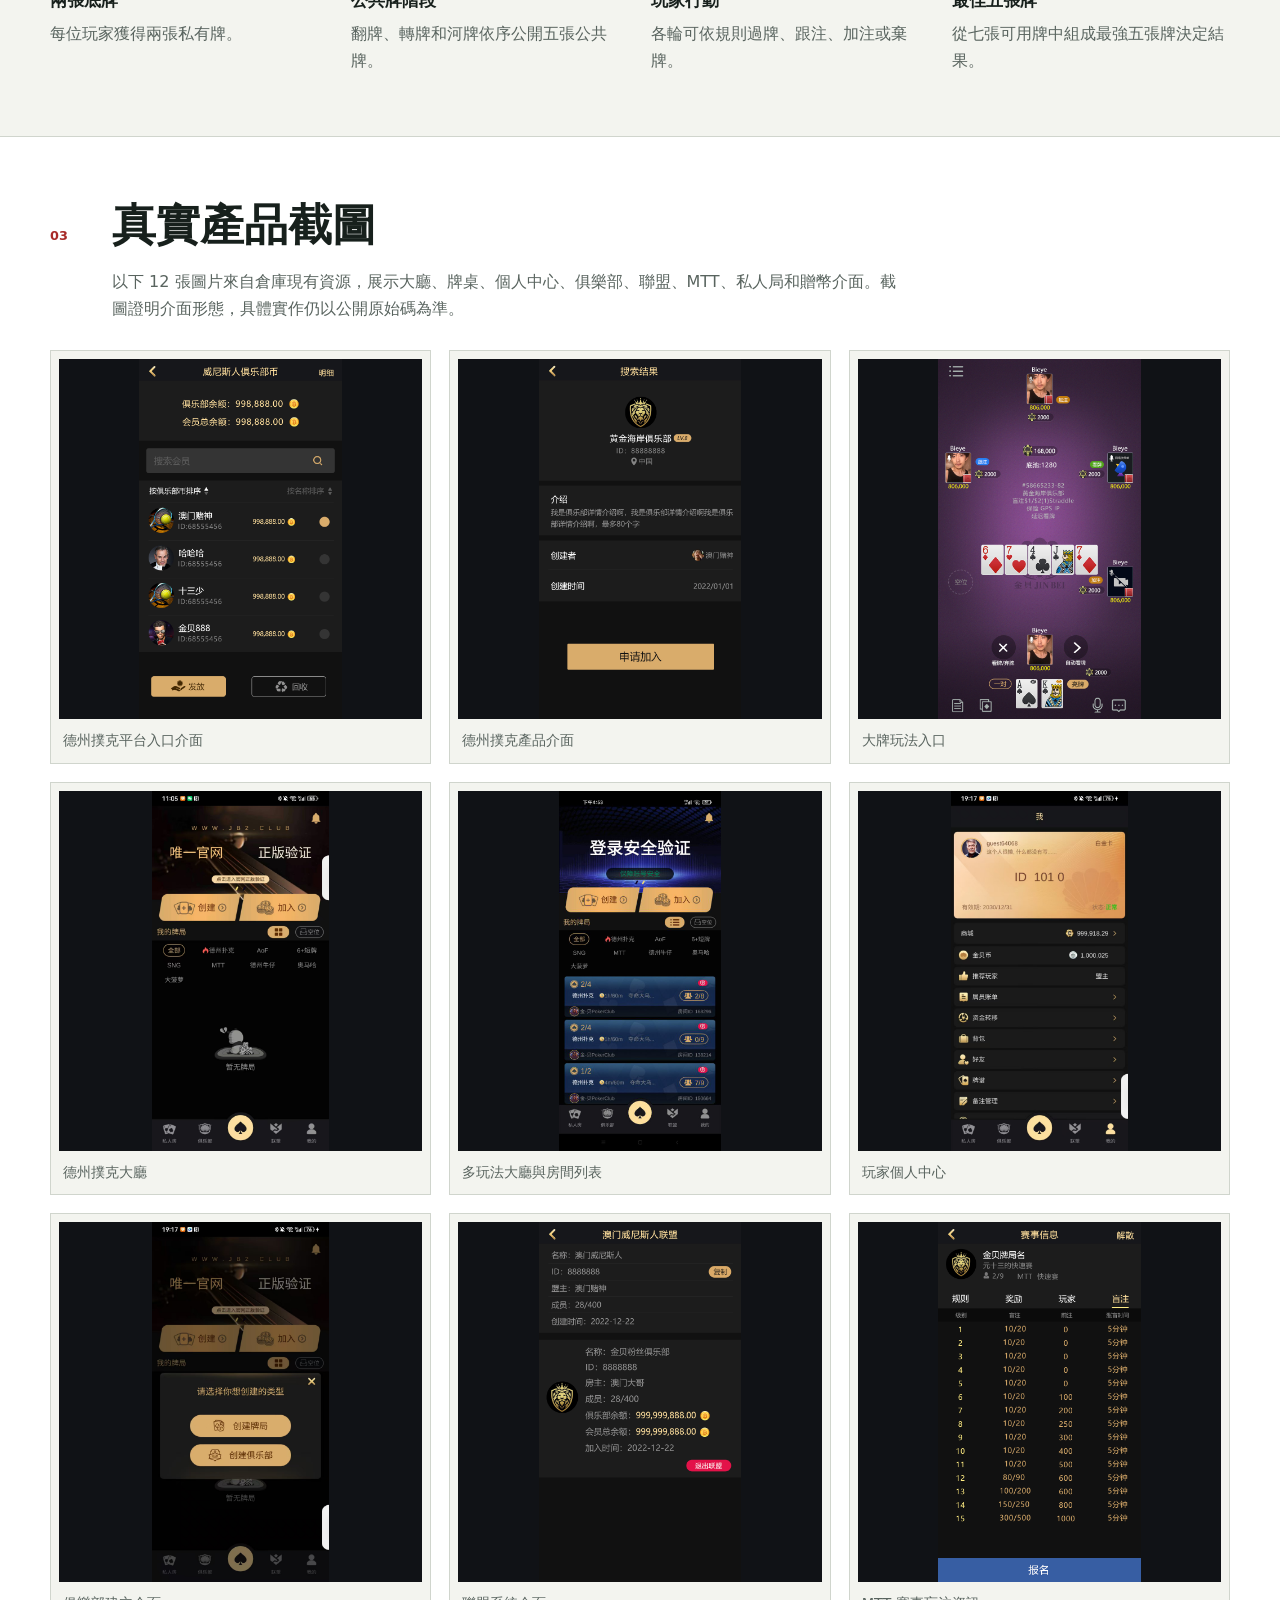
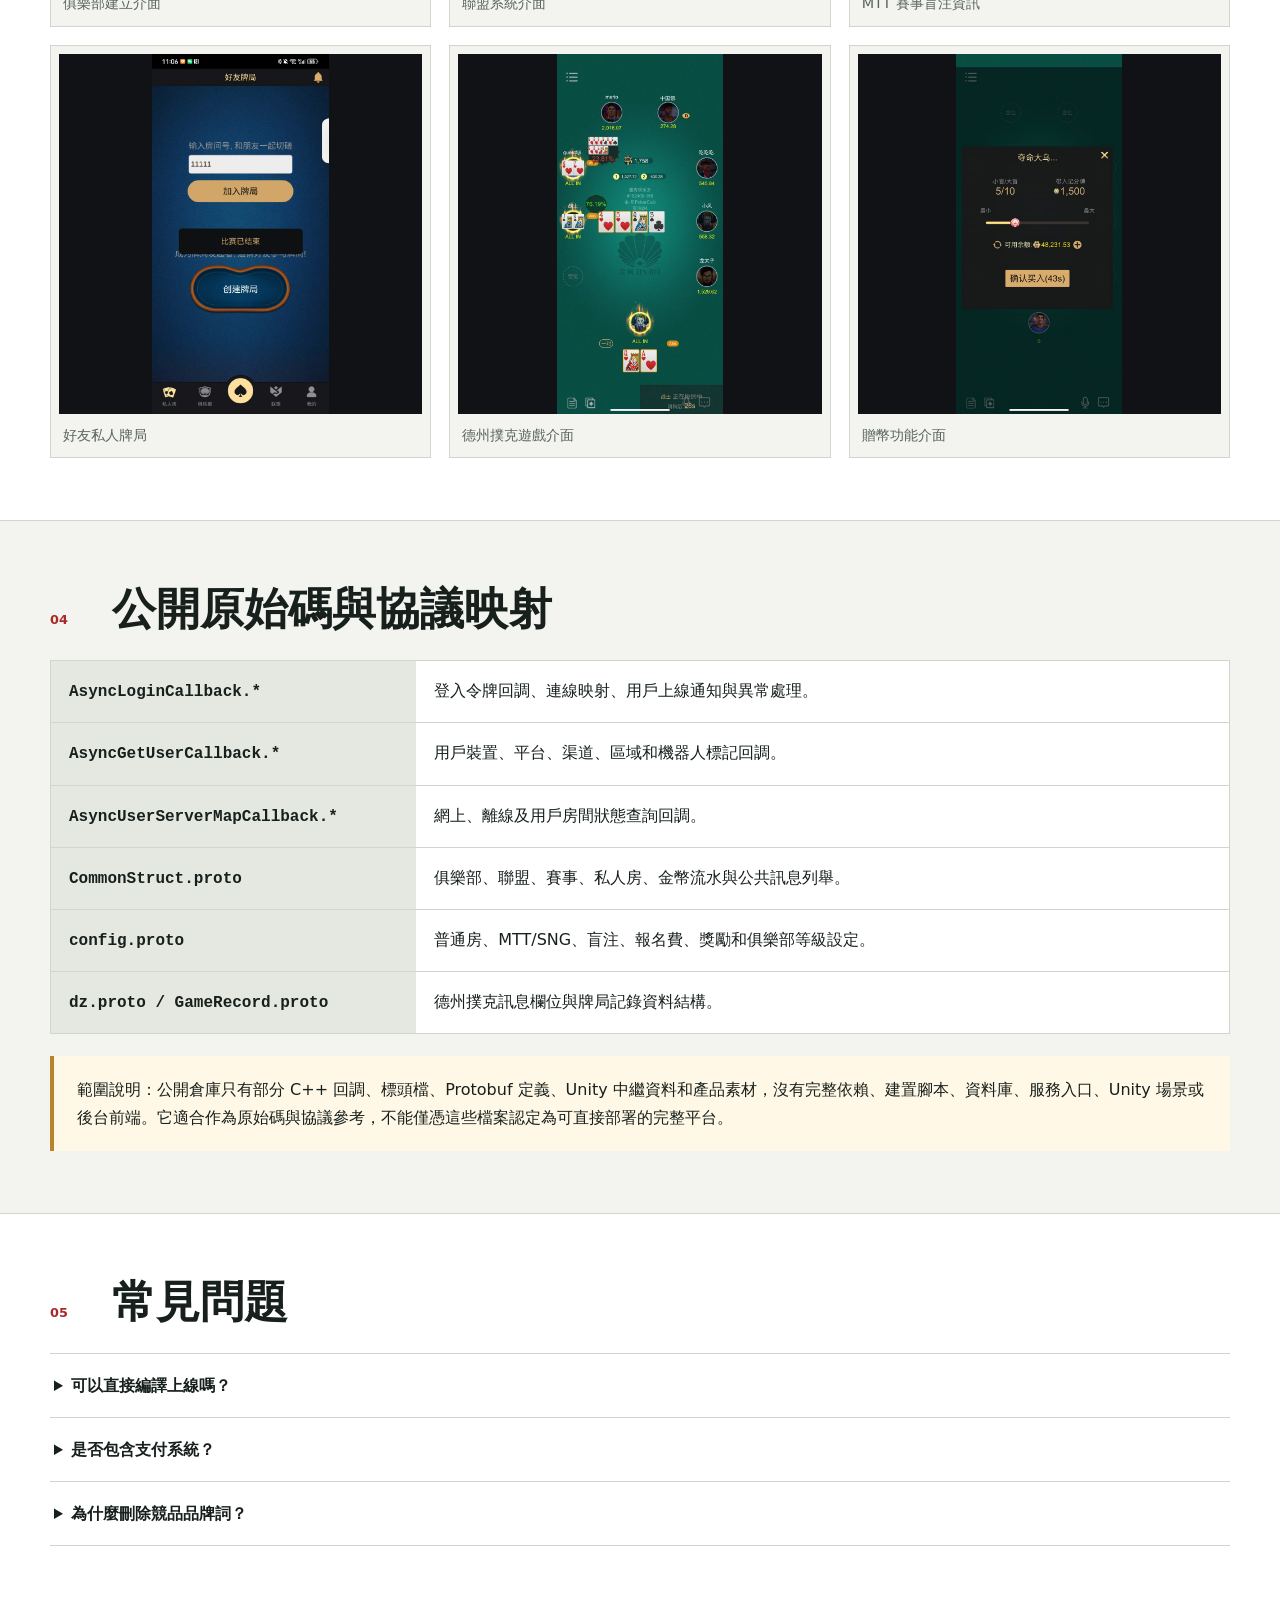
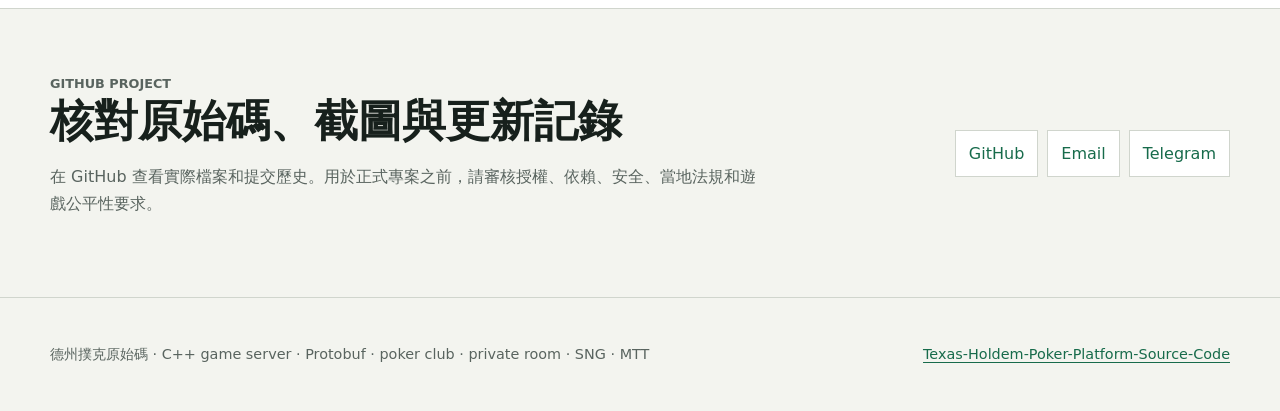
<file: docs/zh-hk/index.html>
<!doctype html>
<html lang="zh-Hant-HK">
<head>
  <meta charset="utf-8">
  <meta name="viewport" content="width=device-width, initial-scale=1">
<meta name="google-site-verification" content="rrp5Uvgzi-1-rMxUBfhV3wjlNrFqzwnqiA4e3qsOLEM">
  <title>德州俱樂部與私人局原始碼｜好友局、聯盟、Unity、C++</title>
  <meta name="description" content="香港繁體德州撲克俱樂部原始碼及私人局平台資料，涵蓋 Unity/C++ 回調、Protobuf、俱樂部、聯盟、好友局、私人房、邀請及牌局記錄。">
<meta name="keywords" content="德州俱樂部源碼, 德州私人局源碼, 德州好友局, 俱樂部聯盟, C++, Protobuf">
  <meta name="robots" content="index,follow,max-image-preview:large,max-snippet:-1,max-video-preview:-1">
  <link rel="canonical" href="https://alibabama401.github.io/Texas-Holdem-Poker-Platform-Source-Code/zh-hk/">
  <link rel="alternate" hreflang="zh-CN" href="https://alibabama401.github.io/Texas-Holdem-Poker-Platform-Source-Code/zh-cn/">
  <link rel="alternate" hreflang="zh-Hant-TW" href="https://alibabama401.github.io/Texas-Holdem-Poker-Platform-Source-Code/zh-tw/"><link rel="alternate" hreflang="zh-Hant-HK" href="https://alibabama401.github.io/Texas-Holdem-Poker-Platform-Source-Code/zh-hk/">
  <link rel="alternate" hreflang="en" href="https://alibabama401.github.io/Texas-Holdem-Poker-Platform-Source-Code/en/">
  <link rel="alternate" hreflang="x-default" href="https://alibabama401.github.io/Texas-Holdem-Poker-Platform-Source-Code/">
  <meta property="og:type" content="article">
  <meta property="og:locale" content="zh_TW">
  <meta property="og:title" content="德州俱樂部與私人局原始碼｜好友局、聯盟、Unity、C++">
  <meta property="og:description" content="香港繁體德州撲克俱樂部原始碼及私人局平台資料，涵蓋 Unity/C++ 回調、Protobuf、俱樂部、聯盟、好友局、私人房、邀請及牌局記錄。">
  <meta property="og:image" content="https://alibabama401.github.io/Texas-Holdem-Poker-Platform-Source-Code/assets/screenshots/dating_new.JPG">
  <meta property="og:image:alt" content="多玩法大廳與房間列表">
  <meta property="og:url" content="https://alibabama401.github.io/Texas-Holdem-Poker-Platform-Source-Code/zh-tw/">
  <meta name="twitter:card" content="summary_large_image">
  <link rel="stylesheet" href="../assets/site.css">
  <script type="application/ld+json">{"@context":"https://schema.org","@type":"TechArticle","headline":"德州俱樂部與私人局原始碼｜好友局、聯盟、Unity、C++","description":"香港繁體德州撲克俱樂部原始碼及私人局平台資料，涵蓋 Unity/C++ 回調、Protobuf、俱樂部、聯盟、好友局、私人房、邀請及牌局記錄。","inLanguage":"zh-Hant","url":"https://alibabama401.github.io/Texas-Holdem-Poker-Platform-Source-Code/zh-tw/","image":["https://alibabama401.github.io/Texas-Holdem-Poker-Platform-Source-Code/assets/screenshots/002.jpg","https://alibabama401.github.io/Texas-Holdem-Poker-Platform-Source-Code/assets/screenshots/555.jpg","https://alibabama401.github.io/Texas-Holdem-Poker-Platform-Source-Code/assets/screenshots/dapai.jpg","https://alibabama401.github.io/Texas-Holdem-Poker-Platform-Source-Code/assets/screenshots/dating2.jpg","https://alibabama401.github.io/Texas-Holdem-Poker-Platform-Source-Code/assets/screenshots/dating_new.JPG","https://alibabama401.github.io/Texas-Holdem-Poker-Platform-Source-Code/assets/screenshots/geren.jpg","https://alibabama401.github.io/Texas-Holdem-Poker-Platform-Source-Code/assets/screenshots/julebu.jpg","https://alibabama401.github.io/Texas-Holdem-Poker-Platform-Source-Code/assets/screenshots/lianmeg.jpg","https://alibabama401.github.io/Texas-Holdem-Poker-Platform-Source-Code/assets/screenshots/mtt02.jpg","https://alibabama401.github.io/Texas-Holdem-Poker-Platform-Source-Code/assets/screenshots/sirenju.jpg","https://alibabama401.github.io/Texas-Holdem-Poker-Platform-Source-Code/assets/screenshots/youxi.JPG","https://alibabama401.github.io/Texas-Holdem-Poker-Platform-Source-Code/assets/screenshots/zengbi.JPG"],"codeRepository":"https://github.com/alibabama401/Texas-Holdem-Poker-Platform-Source-Code","author":{"@type":"Organization","name":"alibabama401","url":"https://github.com/alibabama401"},"about":["Texas Holdem source code","C++ game server","Protobuf","poker club","SNG","MTT"]}</script>
</head>
<body>
  <div class="topline"></div>
  <header class="site-header"><div class="wrap nav"><a class="brand" href="../">德州撲克平台原始碼資料</a><nav class="navlinks" aria-label="Primary"><a href="#features">內容</a><a href="#gameplay">玩法</a><a href="#screenshots">截圖</a><a href="#technology">技術</a><a href="#faq">問答</a></nav><div class="languages" aria-label="Languages"><a href="../zh-cn/">简体</a><a href="./">台灣繁體</a><a href="../en/">English</a></div></div></header>
  <main>
    <section class="hero wrap"><div><p class="eyebrow">TEXAS HOLD’EM · C++ · PROTOBUF</p><h1>德州撲克俱樂部原始碼與私人局平台｜好友局、聯盟及即時協議</h1><p class="intro">面向德州撲克俱樂部及私人局產品研究的公開資料庫，重點呈現俱樂部、聯盟、好友局、私人房、邀請及牌局記錄相關的 C++ 回調、Protobuf 協議和真實介面。</p><p class="keywords">德州俱樂部源碼 · 德州私人局源碼 · 德州好友局 · 俱樂部聯盟 · C++ · Protobuf</p><div class="actions"><a class="button" href="https://github.com/alibabama401/Texas-Holdem-Poker-Platform-Source-Code">查看 GitHub 倉庫</a><a class="button secondary" href="#screenshots">瀏覽產品截圖</a></div></div><figure class="hero-media"><img src="../assets/screenshots/dating_new.JPG" alt="多玩法大廳與房間列表" fetchpriority="high"><figcaption>多玩法大廳與房間列表</figcaption></figure></section>
    <section class="band" id="features"><div class="wrap section"><div class="section-head"><p>01</p><h2>可從倉庫核驗的內容</h2></div><div class="feature-grid"><article class="feature"><h3>登入與連線回調</h3><p><code>AsyncLoginCallback</code> 處理令牌結果、連線映射、上線通知和異常斷線。</p></article><article class="feature"><h3>用戶與網上狀態</h3><p>C++ 回調涵蓋用戶資料、網上/離線狀態和所在房間查詢。</p></article><article class="feature"><h3>俱樂部與聯盟協議</h3><p><code>CommonStruct.proto</code> 定義建立、加入、審核、成員、帳單與聯盟管理訊息。</p></article><article class="feature"><h3>私人房與牌桌</h3><p>截圖和協議列舉涵蓋建立房間、加入牌局、買入、結算與離桌場景。</p></article><article class="feature"><h3>SNG 與 MTT 賽事</h3><p><code>config.proto</code> 與公共訊息定義賽事房間、盲注、報名費、獎勵、排名和重購。</p></article><article class="feature"><h3>牌局與社交資源</h3><p><code>dz.proto</code>、<code>GameRecord.proto</code> 和 <code>Friends.proto</code> 提供德州訊息、記錄與好友結構。</p></article></div></div></section>
    <section class="wrap section" id="gameplay"><div class="section-head"><p>02</p><h2>Texas Hold’em 基本玩法</h2></div><ol class="workflow"><li><span>01</span><div><h3>兩張底牌</h3><p>每位玩家獲得兩張私有牌。</p></div></li><li><span>02</span><div><h3>公共牌階段</h3><p>翻牌、轉牌和河牌依序公開五張公共牌。</p></div></li><li><span>03</span><div><h3>玩家行動</h3><p>各輪可依規則過牌、跟注、加注或棄牌。</p></div></li><li><span>04</span><div><h3>最佳五張牌</h3><p>從七張可用牌中組成最強五張牌決定結果。</p></div></li></ol></section>
    <section class="band" id="screenshots"><div class="wrap section"><div class="section-head"><p>03</p><h2>真實產品截圖</h2></div><p class="lede">以下 12 張圖片來自倉庫現有資源，展示大廳、牌桌、個人中心、俱樂部、聯盟、MTT、私人局和贈幣介面。截圖證明介面形態，具體實作仍以公開原始碼為準。</p><div class="gallery"><figure><a href="../assets/screenshots/002.jpg"><img src="../assets/screenshots/002.jpg" alt="德州撲克平台入口介面" loading="lazy" decoding="async"></a><figcaption>德州撲克平台入口介面</figcaption></figure><figure><a href="../assets/screenshots/555.jpg"><img src="../assets/screenshots/555.jpg" alt="德州撲克產品介面" loading="lazy" decoding="async"></a><figcaption>德州撲克產品介面</figcaption></figure><figure><a href="../assets/screenshots/dapai.jpg"><img src="../assets/screenshots/dapai.jpg" alt="大牌玩法入口" loading="lazy" decoding="async"></a><figcaption>大牌玩法入口</figcaption></figure><figure><a href="../assets/screenshots/dating2.jpg"><img src="../assets/screenshots/dating2.jpg" alt="德州撲克大廳" loading="lazy" decoding="async"></a><figcaption>德州撲克大廳</figcaption></figure><figure><a href="../assets/screenshots/dating_new.JPG"><img src="../assets/screenshots/dating_new.JPG" alt="多玩法大廳與房間列表" loading="lazy" decoding="async"></a><figcaption>多玩法大廳與房間列表</figcaption></figure><figure><a href="../assets/screenshots/geren.jpg"><img src="../assets/screenshots/geren.jpg" alt="玩家個人中心" loading="lazy" decoding="async"></a><figcaption>玩家個人中心</figcaption></figure><figure><a href="../assets/screenshots/julebu.jpg"><img src="../assets/screenshots/julebu.jpg" alt="俱樂部建立介面" loading="lazy" decoding="async"></a><figcaption>俱樂部建立介面</figcaption></figure><figure><a href="../assets/screenshots/lianmeg.jpg"><img src="../assets/screenshots/lianmeg.jpg" alt="聯盟系統介面" loading="lazy" decoding="async"></a><figcaption>聯盟系統介面</figcaption></figure><figure><a href="../assets/screenshots/mtt02.jpg"><img src="../assets/screenshots/mtt02.jpg" alt="MTT 賽事盲注資訊" loading="lazy" decoding="async"></a><figcaption>MTT 賽事盲注資訊</figcaption></figure><figure><a href="../assets/screenshots/sirenju.jpg"><img src="../assets/screenshots/sirenju.jpg" alt="好友私人牌局" loading="lazy" decoding="async"></a><figcaption>好友私人牌局</figcaption></figure><figure><a href="../assets/screenshots/youxi.JPG"><img src="../assets/screenshots/youxi.JPG" alt="德州撲克遊戲介面" loading="lazy" decoding="async"></a><figcaption>德州撲克遊戲介面</figcaption></figure><figure><a href="../assets/screenshots/zengbi.JPG"><img src="../assets/screenshots/zengbi.JPG" alt="贈幣功能介面" loading="lazy" decoding="async"></a><figcaption>贈幣功能介面</figcaption></figure></div></div></section>
    <section class="wrap section" id="technology"><div class="section-head"><p>04</p><h2>公開原始碼與協議映射</h2></div><div class="table-wrap"><table><tbody><tr><th scope="row"><code>AsyncLoginCallback.*</code></th><td>登入令牌回調、連線映射、用戶上線通知與異常處理。</td></tr><tr><th scope="row"><code>AsyncGetUserCallback.*</code></th><td>用戶裝置、平台、渠道、區域和機器人標記回調。</td></tr><tr><th scope="row"><code>AsyncUserServerMapCallback.*</code></th><td>網上、離線及用戶房間狀態查詢回調。</td></tr><tr><th scope="row"><code>CommonStruct.proto</code></th><td>俱樂部、聯盟、賽事、私人房、金幣流水與公共訊息列舉。</td></tr><tr><th scope="row"><code>config.proto</code></th><td>普通房、MTT/SNG、盲注、報名費、獎勵和俱樂部等級設定。</td></tr><tr><th scope="row"><code>dz.proto / GameRecord.proto</code></th><td>德州撲克訊息欄位與牌局記錄資料結構。</td></tr></tbody></table></div><p class="scope">範圍說明：公開倉庫只有部分 C++ 回調、標頭檔、Protobuf 定義、Unity 中繼資料和產品素材，沒有完整依賴、建置腳本、資料庫、服務入口、Unity 場景或後台前端。它適合作為原始碼與協議參考，不能僅憑這些檔案認定為可直接部署的完整平台。</p></section>
    <section class="band" id="faq"><div class="wrap section"><div class="section-head"><p>05</p><h2>常見問題</h2></div><div class="faq"><details><summary>可以直接編譯上線嗎？</summary><p>不能。目前檔案缺少完整工程、依賴、資料庫、設定和客戶端場景。</p></details><details><summary>是否包含支付系統？</summary><p>協議中有金幣與報名費欄位，但沒有可核驗的支付渠道整合，因此不使用 payment-system 作為 Topic。</p></details><details><summary>為什麼刪除競品品牌詞？</summary><p>其他撲克品牌不是本倉庫名稱，品牌詞會削弱主題準確性並增加誤導風險。</p></details></div></div></section>
    <section class="wrap contact"><div><p class="eyebrow">GITHUB PROJECT</p><h2>核對原始碼、截圖與更新記錄</h2><p>在 GitHub 查看實際檔案和提交歷史。用於正式專案之前，請審核授權、依賴、安全、當地法規和遊戲公平性要求。</p></div><div class="contact-links"><a href="https://github.com/alibabama401/Texas-Holdem-Poker-Platform-Source-Code">GitHub</a><a href="mailto:ttpoker40@gmail.com">Email</a><a href="https://t.me/alibabama401">Telegram</a></div></section>
  </main>
  <footer><div class="wrap"><p>德州撲克原始碼 · C++ game server · Protobuf · poker club · private room · SNG · MTT</p><p><a href="https://github.com/alibabama401/Texas-Holdem-Poker-Platform-Source-Code">Texas-Holdem-Poker-Platform-Source-Code</a></p></div></footer>
</body>
</html>
</file>
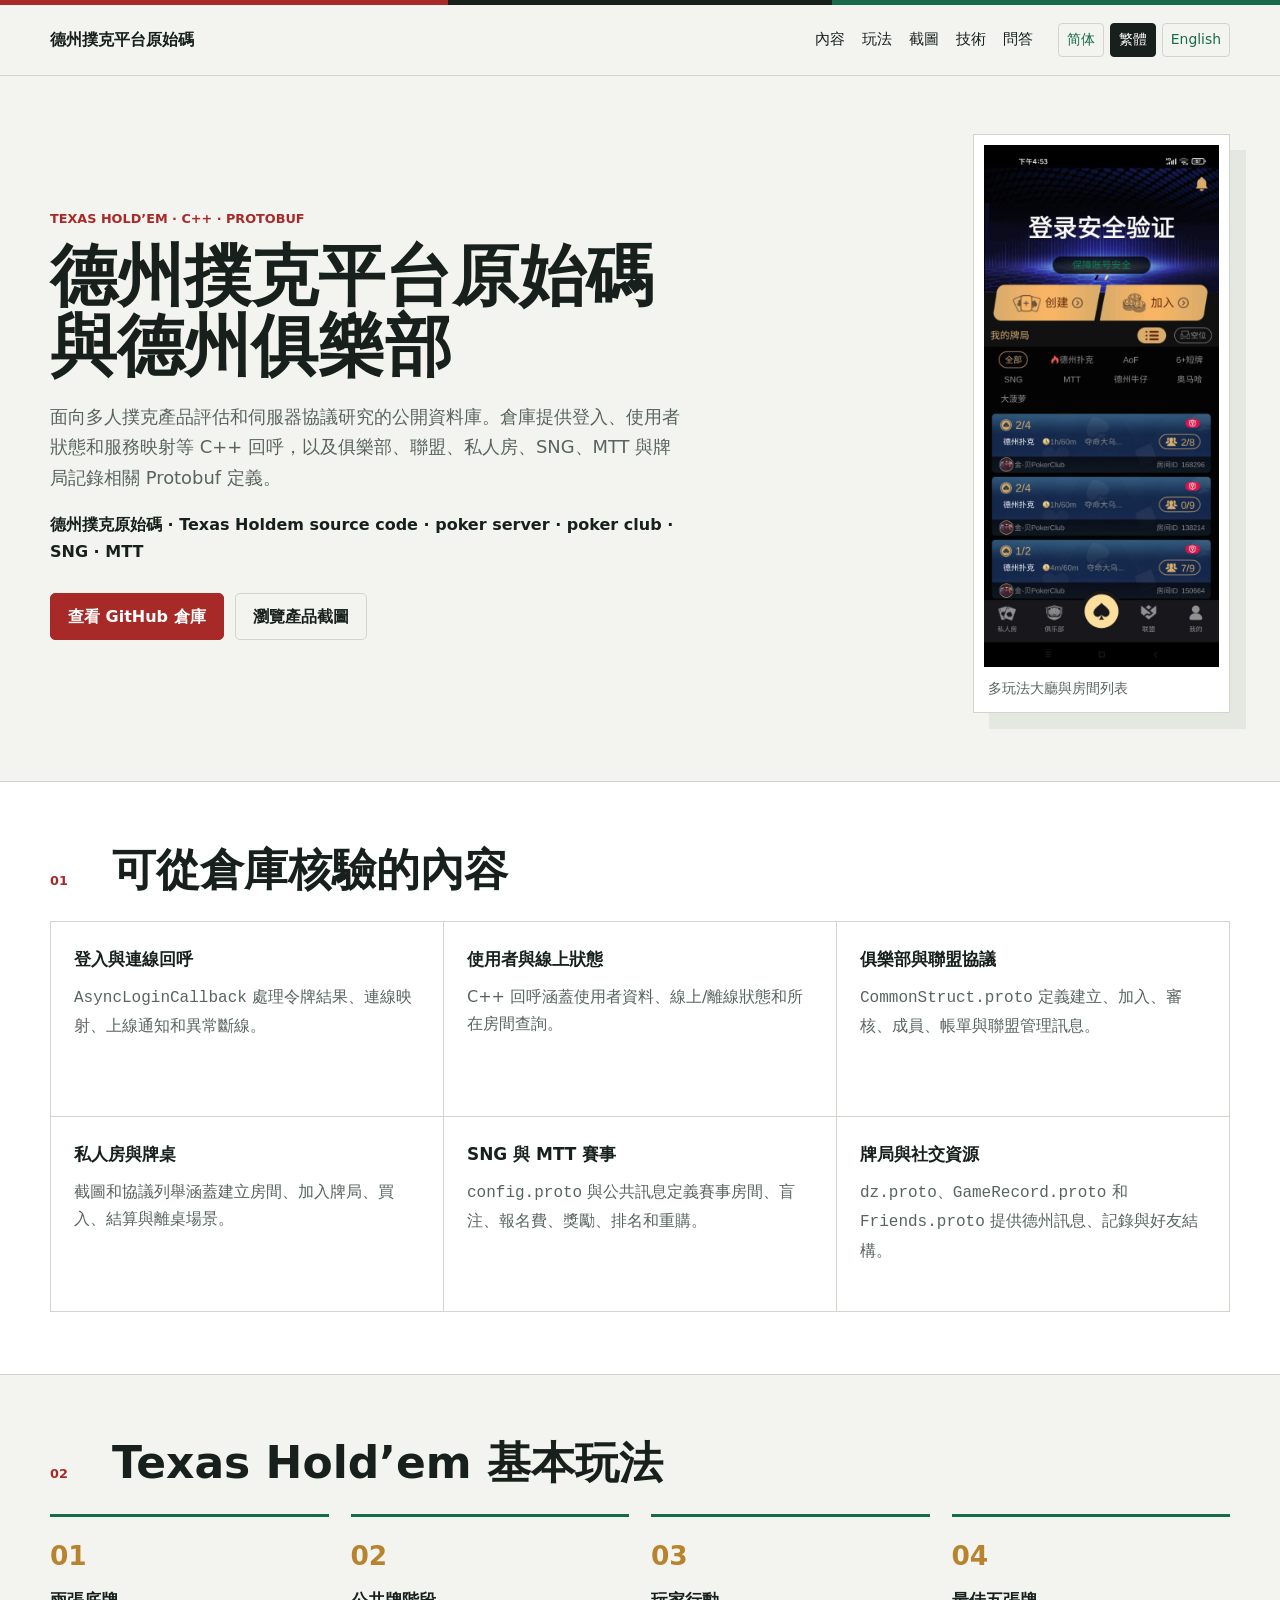
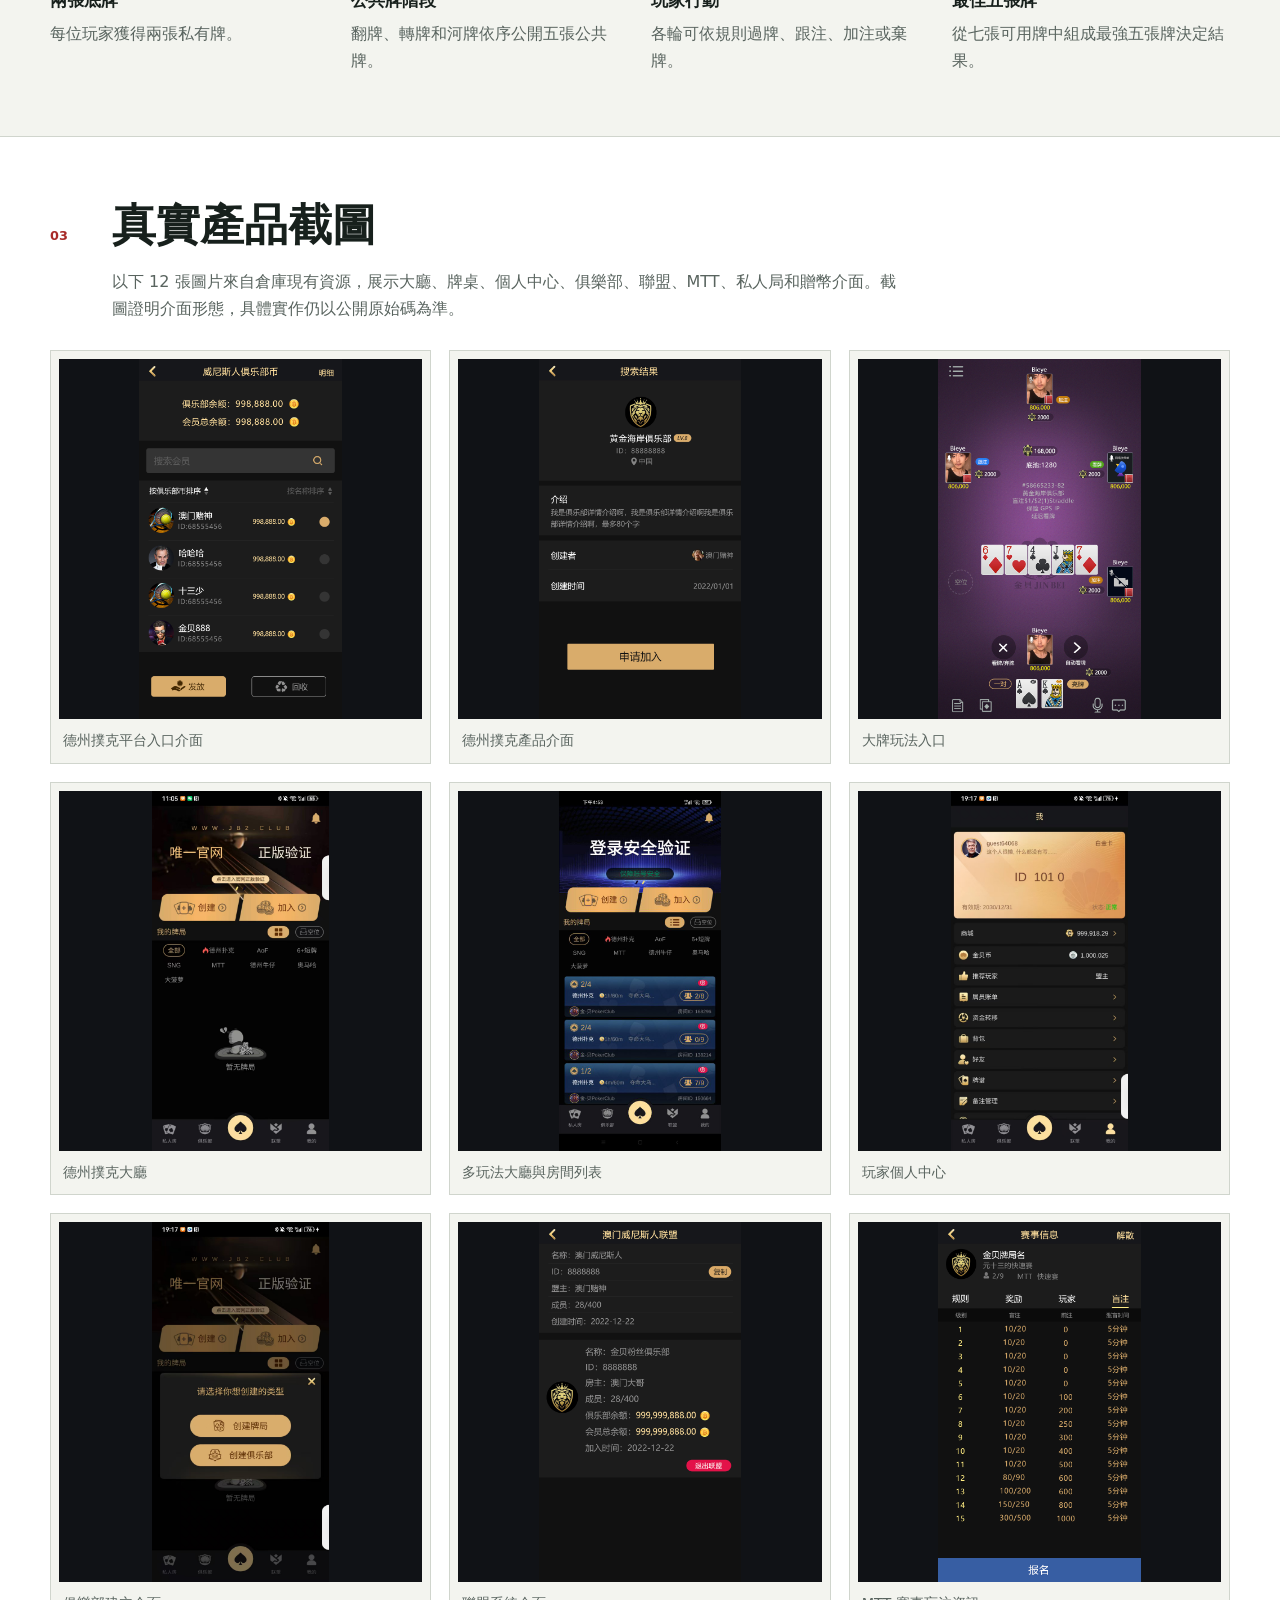
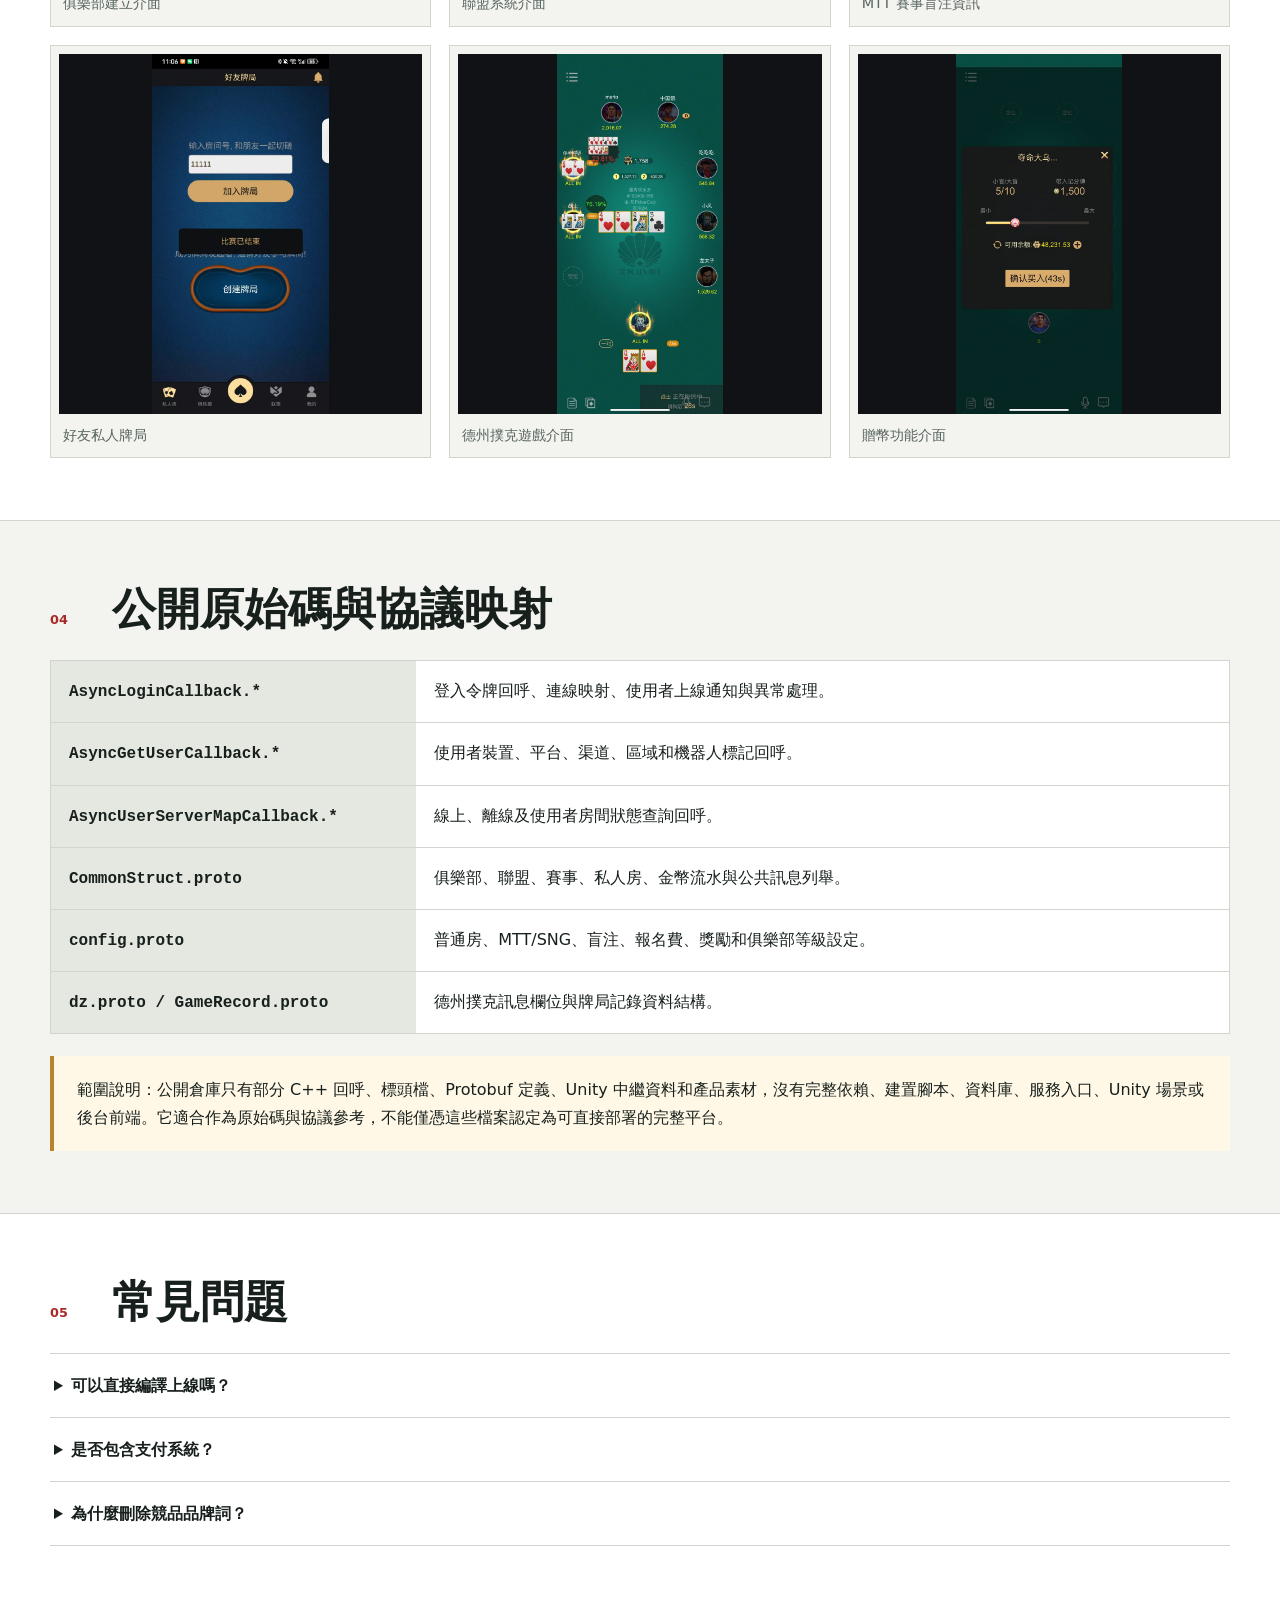
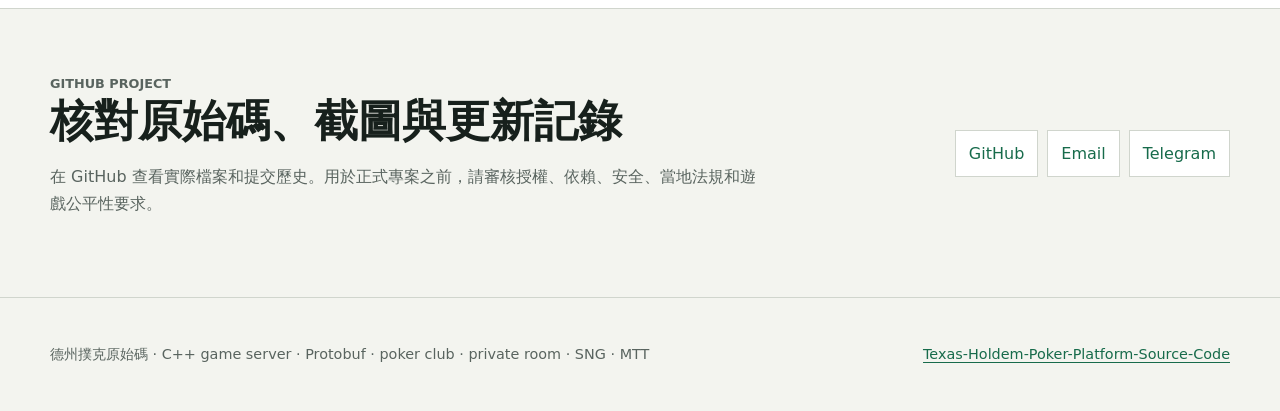
<file: docs/zh-tw/index.html>
<!doctype html>
<html lang="zh-Hant">
<head>
  <meta charset="utf-8">
  <meta name="viewport" content="width=device-width, initial-scale=1">
  <title>德州撲克遊戲原始碼｜德州俱樂部、聯盟、德州私人房</title>
  <meta name="description" content="德州撲克遊戲原始碼繁體資料頁，介紹基本玩法，並映射登入回呼、使用者狀態、俱樂部、聯盟、私人房、SNG、MTT、金幣流水和牌局記錄協議及產品截圖。">
  <meta name="robots" content="index,follow,max-image-preview:large,max-snippet:-1,max-video-preview:-1">
  <link rel="canonical" href="https://alibabama401.github.io/Texas-Holdem-Poker-Platform-Source-Code/zh-tw/">
  <link rel="alternate" hreflang="zh-CN" href="https://alibabama401.github.io/Texas-Holdem-Poker-Platform-Source-Code/zh-cn/">
  <link rel="alternate" hreflang="zh-Hant" href="https://alibabama401.github.io/Texas-Holdem-Poker-Platform-Source-Code/zh-tw/">
  <link rel="alternate" hreflang="en" href="https://alibabama401.github.io/Texas-Holdem-Poker-Platform-Source-Code/en/">
  <link rel="alternate" hreflang="x-default" href="https://alibabama401.github.io/Texas-Holdem-Poker-Platform-Source-Code/">
  <meta property="og:type" content="article">
  <meta property="og:locale" content="zh_TW">
  <meta property="og:title" content="德州撲克遊戲原始碼｜德州俱樂部、聯盟、德州私人房">
  <meta property="og:description" content="德州撲克遊戲原始碼繁體資料頁，介紹基本玩法，並映射登入回呼、使用者狀態、俱樂部、聯盟、私人房、SNG、MTT、金幣流水和牌局記錄協議及產品截圖。">
  <meta property="og:image" content="https://alibabama401.github.io/Texas-Holdem-Poker-Platform-Source-Code/assets/screenshots/dating_new.JPG">
  <meta property="og:image:alt" content="多玩法大廳與房間列表">
  <meta property="og:url" content="https://alibabama401.github.io/Texas-Holdem-Poker-Platform-Source-Code/zh-tw/">
  <meta name="twitter:card" content="summary_large_image">
  <link rel="stylesheet" href="../assets/site.css">
  <script type="application/ld+json">{"@context":"https://schema.org","@type":"TechArticle","headline":"德州撲克遊戲原始碼｜德州俱樂部、聯盟、德州私人房","description":"德州撲克遊戲原始碼繁體資料頁，介紹基本玩法，並映射登入回呼、使用者狀態、俱樂部、聯盟、私人房、SNG、MTT、金幣流水和牌局記錄協議及產品截圖。","inLanguage":"zh-Hant","url":"https://alibabama401.github.io/Texas-Holdem-Poker-Platform-Source-Code/zh-tw/","image":["https://alibabama401.github.io/Texas-Holdem-Poker-Platform-Source-Code/assets/screenshots/002.jpg","https://alibabama401.github.io/Texas-Holdem-Poker-Platform-Source-Code/assets/screenshots/555.jpg","https://alibabama401.github.io/Texas-Holdem-Poker-Platform-Source-Code/assets/screenshots/dapai.jpg","https://alibabama401.github.io/Texas-Holdem-Poker-Platform-Source-Code/assets/screenshots/dating2.jpg","https://alibabama401.github.io/Texas-Holdem-Poker-Platform-Source-Code/assets/screenshots/dating_new.JPG","https://alibabama401.github.io/Texas-Holdem-Poker-Platform-Source-Code/assets/screenshots/geren.jpg","https://alibabama401.github.io/Texas-Holdem-Poker-Platform-Source-Code/assets/screenshots/julebu.jpg","https://alibabama401.github.io/Texas-Holdem-Poker-Platform-Source-Code/assets/screenshots/lianmeg.jpg","https://alibabama401.github.io/Texas-Holdem-Poker-Platform-Source-Code/assets/screenshots/mtt02.jpg","https://alibabama401.github.io/Texas-Holdem-Poker-Platform-Source-Code/assets/screenshots/sirenju.jpg","https://alibabama401.github.io/Texas-Holdem-Poker-Platform-Source-Code/assets/screenshots/youxi.JPG","https://alibabama401.github.io/Texas-Holdem-Poker-Platform-Source-Code/assets/screenshots/zengbi.JPG"],"codeRepository":"https://github.com/alibabama401/Texas-Holdem-Poker-Platform-Source-Code","author":{"@type":"Organization","name":"alibabama401","url":"https://github.com/alibabama401"},"about":["Texas Holdem source code","C++ game server","Protobuf","poker club","SNG","MTT"]}</script>
</head>
<body>
  <div class="topline"></div>
  <header class="site-header"><div class="wrap nav"><a class="brand" href="../">德州撲克平台原始碼</a><nav class="navlinks" aria-label="Primary"><a href="#features">內容</a><a href="#gameplay">玩法</a><a href="#screenshots">截圖</a><a href="#technology">技術</a><a href="#faq">問答</a></nav><div class="languages" aria-label="Languages"><a href="../zh-cn/">简体</a><a href="./" aria-current="page">繁體</a><a href="../en/">English</a></div></div></header>
  <main>
    <section class="hero wrap"><div><p class="eyebrow">TEXAS HOLD’EM · C++ · PROTOBUF</p><h1>德州撲克平台原始碼與德州俱樂部</h1><p class="intro">面向多人撲克產品評估和伺服器協議研究的公開資料庫。倉庫提供登入、使用者狀態和服務映射等 C++ 回呼，以及俱樂部、聯盟、私人房、SNG、MTT 與牌局記錄相關 Protobuf 定義。</p><p class="keywords">德州撲克原始碼 · Texas Holdem source code · poker server · poker club · SNG · MTT</p><div class="actions"><a class="button" href="https://github.com/alibabama401/Texas-Holdem-Poker-Platform-Source-Code">查看 GitHub 倉庫</a><a class="button secondary" href="#screenshots">瀏覽產品截圖</a></div></div><figure class="hero-media"><img src="../assets/screenshots/dating_new.JPG" alt="多玩法大廳與房間列表" fetchpriority="high"><figcaption>多玩法大廳與房間列表</figcaption></figure></section>
    <section class="band" id="features"><div class="wrap section"><div class="section-head"><p>01</p><h2>可從倉庫核驗的內容</h2></div><div class="feature-grid"><article class="feature"><h3>登入與連線回呼</h3><p><code>AsyncLoginCallback</code> 處理令牌結果、連線映射、上線通知和異常斷線。</p></article><article class="feature"><h3>使用者與線上狀態</h3><p>C++ 回呼涵蓋使用者資料、線上/離線狀態和所在房間查詢。</p></article><article class="feature"><h3>俱樂部與聯盟協議</h3><p><code>CommonStruct.proto</code> 定義建立、加入、審核、成員、帳單與聯盟管理訊息。</p></article><article class="feature"><h3>私人房與牌桌</h3><p>截圖和協議列舉涵蓋建立房間、加入牌局、買入、結算與離桌場景。</p></article><article class="feature"><h3>SNG 與 MTT 賽事</h3><p><code>config.proto</code> 與公共訊息定義賽事房間、盲注、報名費、獎勵、排名和重購。</p></article><article class="feature"><h3>牌局與社交資源</h3><p><code>dz.proto</code>、<code>GameRecord.proto</code> 和 <code>Friends.proto</code> 提供德州訊息、記錄與好友結構。</p></article></div></div></section>
    <section class="wrap section" id="gameplay"><div class="section-head"><p>02</p><h2>Texas Hold’em 基本玩法</h2></div><ol class="workflow"><li><span>01</span><div><h3>兩張底牌</h3><p>每位玩家獲得兩張私有牌。</p></div></li><li><span>02</span><div><h3>公共牌階段</h3><p>翻牌、轉牌和河牌依序公開五張公共牌。</p></div></li><li><span>03</span><div><h3>玩家行動</h3><p>各輪可依規則過牌、跟注、加注或棄牌。</p></div></li><li><span>04</span><div><h3>最佳五張牌</h3><p>從七張可用牌中組成最強五張牌決定結果。</p></div></li></ol></section>
    <section class="band" id="screenshots"><div class="wrap section"><div class="section-head"><p>03</p><h2>真實產品截圖</h2></div><p class="lede">以下 12 張圖片來自倉庫現有資源，展示大廳、牌桌、個人中心、俱樂部、聯盟、MTT、私人局和贈幣介面。截圖證明介面形態，具體實作仍以公開原始碼為準。</p><div class="gallery"><figure><a href="../assets/screenshots/002.jpg"><img src="../assets/screenshots/002.jpg" alt="德州撲克平台入口介面" loading="lazy" decoding="async"></a><figcaption>德州撲克平台入口介面</figcaption></figure><figure><a href="../assets/screenshots/555.jpg"><img src="../assets/screenshots/555.jpg" alt="德州撲克產品介面" loading="lazy" decoding="async"></a><figcaption>德州撲克產品介面</figcaption></figure><figure><a href="../assets/screenshots/dapai.jpg"><img src="../assets/screenshots/dapai.jpg" alt="大牌玩法入口" loading="lazy" decoding="async"></a><figcaption>大牌玩法入口</figcaption></figure><figure><a href="../assets/screenshots/dating2.jpg"><img src="../assets/screenshots/dating2.jpg" alt="德州撲克大廳" loading="lazy" decoding="async"></a><figcaption>德州撲克大廳</figcaption></figure><figure><a href="../assets/screenshots/dating_new.JPG"><img src="../assets/screenshots/dating_new.JPG" alt="多玩法大廳與房間列表" loading="lazy" decoding="async"></a><figcaption>多玩法大廳與房間列表</figcaption></figure><figure><a href="../assets/screenshots/geren.jpg"><img src="../assets/screenshots/geren.jpg" alt="玩家個人中心" loading="lazy" decoding="async"></a><figcaption>玩家個人中心</figcaption></figure><figure><a href="../assets/screenshots/julebu.jpg"><img src="../assets/screenshots/julebu.jpg" alt="俱樂部建立介面" loading="lazy" decoding="async"></a><figcaption>俱樂部建立介面</figcaption></figure><figure><a href="../assets/screenshots/lianmeg.jpg"><img src="../assets/screenshots/lianmeg.jpg" alt="聯盟系統介面" loading="lazy" decoding="async"></a><figcaption>聯盟系統介面</figcaption></figure><figure><a href="../assets/screenshots/mtt02.jpg"><img src="../assets/screenshots/mtt02.jpg" alt="MTT 賽事盲注資訊" loading="lazy" decoding="async"></a><figcaption>MTT 賽事盲注資訊</figcaption></figure><figure><a href="../assets/screenshots/sirenju.jpg"><img src="../assets/screenshots/sirenju.jpg" alt="好友私人牌局" loading="lazy" decoding="async"></a><figcaption>好友私人牌局</figcaption></figure><figure><a href="../assets/screenshots/youxi.JPG"><img src="../assets/screenshots/youxi.JPG" alt="德州撲克遊戲介面" loading="lazy" decoding="async"></a><figcaption>德州撲克遊戲介面</figcaption></figure><figure><a href="../assets/screenshots/zengbi.JPG"><img src="../assets/screenshots/zengbi.JPG" alt="贈幣功能介面" loading="lazy" decoding="async"></a><figcaption>贈幣功能介面</figcaption></figure></div></div></section>
    <section class="wrap section" id="technology"><div class="section-head"><p>04</p><h2>公開原始碼與協議映射</h2></div><div class="table-wrap"><table><tbody><tr><th scope="row"><code>AsyncLoginCallback.*</code></th><td>登入令牌回呼、連線映射、使用者上線通知與異常處理。</td></tr><tr><th scope="row"><code>AsyncGetUserCallback.*</code></th><td>使用者裝置、平台、渠道、區域和機器人標記回呼。</td></tr><tr><th scope="row"><code>AsyncUserServerMapCallback.*</code></th><td>線上、離線及使用者房間狀態查詢回呼。</td></tr><tr><th scope="row"><code>CommonStruct.proto</code></th><td>俱樂部、聯盟、賽事、私人房、金幣流水與公共訊息列舉。</td></tr><tr><th scope="row"><code>config.proto</code></th><td>普通房、MTT/SNG、盲注、報名費、獎勵和俱樂部等級設定。</td></tr><tr><th scope="row"><code>dz.proto / GameRecord.proto</code></th><td>德州撲克訊息欄位與牌局記錄資料結構。</td></tr></tbody></table></div><p class="scope">範圍說明：公開倉庫只有部分 C++ 回呼、標頭檔、Protobuf 定義、Unity 中繼資料和產品素材，沒有完整依賴、建置腳本、資料庫、服務入口、Unity 場景或後台前端。它適合作為原始碼與協議參考，不能僅憑這些檔案認定為可直接部署的完整平台。</p></section>
    <section class="band" id="faq"><div class="wrap section"><div class="section-head"><p>05</p><h2>常見問題</h2></div><div class="faq"><details><summary>可以直接編譯上線嗎？</summary><p>不能。目前檔案缺少完整工程、依賴、資料庫、設定和客戶端場景。</p></details><details><summary>是否包含支付系統？</summary><p>協議中有金幣與報名費欄位，但沒有可核驗的支付渠道整合，因此不使用 payment-system 作為 Topic。</p></details><details><summary>為什麼刪除競品品牌詞？</summary><p>其他撲克品牌不是本倉庫名稱，品牌詞會削弱主題準確性並增加誤導風險。</p></details></div></div></section>
    <section class="wrap contact"><div><p class="eyebrow">GITHUB PROJECT</p><h2>核對原始碼、截圖與更新記錄</h2><p>在 GitHub 查看實際檔案和提交歷史。用於正式專案之前，請審核授權、依賴、安全、當地法規和遊戲公平性要求。</p></div><div class="contact-links"><a href="https://github.com/alibabama401/Texas-Holdem-Poker-Platform-Source-Code">GitHub</a><a href="mailto:ttpoker40@gmail.com">Email</a><a href="https://t.me/alibabama401">Telegram</a></div></section>
  </main>
  <footer><div class="wrap"><p>德州撲克原始碼 · C++ game server · Protobuf · poker club · private room · SNG · MTT</p><p><a href="https://github.com/alibabama401/Texas-Holdem-Poker-Platform-Source-Code">Texas-Holdem-Poker-Platform-Source-Code</a></p></div></footer>
</body>
</html>
</file>
<file: docs/assets/site.css>
:root{--ink:#17201c;--muted:#59645f;--paper:#f3f4ef;--surface:#fff;--soft:#e5e8e1;--line:#d0d5cd;--red:#a82a28;--green:#176b4b;--gold:#b7832c;--max:1180px}*{box-sizing:border-box}html{max-width:100%;overflow-x:hidden;scroll-behavior:smooth}body{max-width:100%;margin:0;overflow-x:hidden;background:var(--paper);color:var(--ink);font:16px/1.7 system-ui,-apple-system,"Segoe UI","Noto Sans SC","Microsoft YaHei",sans-serif}a{color:var(--green);text-underline-offset:3px}img{display:block;max-width:100%;height:auto}code{overflow-wrap:anywhere}.wrap{width:min(calc(100% - 40px),var(--max));margin-inline:auto}.topline{height:5px;background:linear-gradient(90deg,var(--red) 0 35%,var(--ink) 35% 65%,var(--green) 65%)}.site-header{position:sticky;top:0;z-index:10;border-bottom:1px solid var(--line);background:rgba(243,244,239,.96);backdrop-filter:blur(12px)}.nav{min-height:70px;display:flex;align-items:center;gap:25px}.brand{color:var(--ink);font-weight:850;text-decoration:none;white-space:nowrap}.navlinks{display:flex;gap:17px;margin-left:auto}.navlinks a{color:var(--ink);font-size:.93rem;text-decoration:none}.languages{display:flex;gap:6px}.languages a{padding:4px 8px;border:1px solid var(--line);border-radius:4px;font-size:.87rem;text-decoration:none}.languages [aria-current=page]{border-color:var(--ink);background:var(--ink);color:#fff}.hero{min-height:650px;display:grid;grid-template-columns:minmax(0,1.12fr) minmax(280px,.88fr);align-items:center;gap:52px;padding-block:58px 68px}.hero>*{min-width:0}.eyebrow,.section-head>p{margin:0;color:var(--red);font-size:.8rem;font-weight:850}.hero h1{max-width:14ch;margin:13px 0 21px;font-size:clamp(2.6rem,5.2vw,4.8rem);line-height:1.04}.intro{max-width:65ch;color:var(--muted);font-size:1.12rem}.keywords{font-weight:760}.actions{display:flex;flex-wrap:wrap;gap:11px;margin-top:27px}.button{display:inline-flex;min-height:46px;align-items:center;padding:9px 17px;border:1px solid var(--red);border-radius:5px;background:var(--red);color:#fff;font-weight:760;text-decoration:none}.button.secondary{border-color:var(--line);background:transparent;color:var(--ink)}.hero-media{max-width:420px;justify-self:end;margin:0;border:1px solid var(--line);background:var(--surface);padding:10px;box-shadow:16px 16px 0 var(--soft)}.hero-media img{width:100%;height:min(58vh,560px);object-fit:contain;background:#0f1114}.hero-media figcaption,.gallery figcaption{padding:9px 4px 2px;color:var(--muted);font-size:.9rem}.band{border-block:1px solid var(--line);background:var(--surface)}.section{padding-block:62px}.section-head{display:grid;grid-template-columns:54px 1fr;align-items:baseline;gap:8px;margin-bottom:25px}.section-head h2,.contact h2{margin:0;font-size:clamp(1.8rem,3.5vw,2.75rem);line-height:1.18}.lede{max-width:78ch;margin:-8px 0 28px 62px;color:var(--muted)}.feature-grid{display:grid;grid-template-columns:repeat(3,1fr);border-top:1px solid var(--line);border-left:1px solid var(--line)}.feature{min-width:0;min-height:195px;padding:23px;border-right:1px solid var(--line);border-bottom:1px solid var(--line)}.feature h3{margin:0 0 9px;font-size:1.06rem}.feature p{margin:0;color:var(--muted);overflow-wrap:anywhere}.workflow{display:grid;grid-template-columns:repeat(4,1fr);gap:22px;margin:0;padding:0;list-style:none}.workflow li{border-top:3px solid var(--green);padding-top:17px}.workflow span{color:var(--gold);font-size:1.65rem;font-weight:850}.workflow h3{margin:7px 0 5px;font-size:1.05rem}.workflow p{margin:0;color:var(--muted)}.gallery{display:grid;grid-template-columns:repeat(3,1fr);gap:18px}.gallery figure{margin:0;border:1px solid var(--line);background:var(--paper);padding:8px}.gallery img{width:100%;height:360px;object-fit:contain;background:#101216}.gallery a:hover img{opacity:.86}.table-wrap{overflow-x:auto;border:1px solid var(--line);background:var(--surface)}table{width:100%;border-collapse:collapse}th,td{min-width:0;padding:16px 18px;border-bottom:1px solid var(--line);text-align:left;vertical-align:top;overflow-wrap:anywhere}th{width:31%;background:var(--soft)}tr:last-child th,tr:last-child td{border-bottom:0}.scope{margin:22px 0 0;padding:20px 23px;border-left:4px solid var(--gold);background:#fff8e7}.faq{border-top:1px solid var(--line)}.faq details{border-bottom:1px solid var(--line)}.faq summary{padding:18px 4px;cursor:pointer;font-weight:760}.faq p{max-width:78ch;margin:-4px 4px 18px;color:var(--muted)}.contact{display:grid;grid-template-columns:1fr auto;align-items:center;gap:34px;padding-block:64px}.contact>*{min-width:0}.contact p{max-width:70ch;color:var(--muted)}.contact-links{display:flex;flex-wrap:wrap;gap:9px}.contact-links a{padding:9px 13px;border:1px solid var(--line);background:var(--surface);text-decoration:none}footer{border-top:1px solid var(--line);padding-block:29px 42px;color:var(--muted);font-size:.9rem}footer .wrap{display:flex;justify-content:space-between;gap:24px}@media(max-width:980px){.nav{flex-wrap:wrap;padding-block:13px}.navlinks{order:3;width:100%;justify-content:flex-start;overflow-x:auto}.hero{min-height:auto;grid-template-columns:minmax(0,1fr)}.hero h1{max-width:16ch}.hero-media{width:min(100%,520px);justify-self:start}.feature-grid,.workflow{grid-template-columns:repeat(2,1fr)}.gallery{grid-template-columns:repeat(2,1fr)}}@media(max-width:620px){.wrap{width:min(calc(100% - 24px),var(--max))}.site-header{position:static}.nav{gap:12px}.brand{width:100%;white-space:normal}.navlinks{gap:14px}.languages{flex-wrap:wrap}.hero{gap:34px;padding-block:38px 46px}.hero h1{font-size:2.35rem}.hero-media{width:100%;min-width:0;box-shadow:8px 8px 0 var(--soft)}.section{padding-block:46px}.section-head{grid-template-columns:38px 1fr}.lede{margin-left:46px}.feature-grid,.workflow,.gallery{grid-template-columns:1fr}.feature{min-height:0}.gallery img{height:auto;max-height:540px}th{width:40%}.contact{grid-template-columns:1fr}footer .wrap{flex-direction:column;gap:4px}}
</file>
